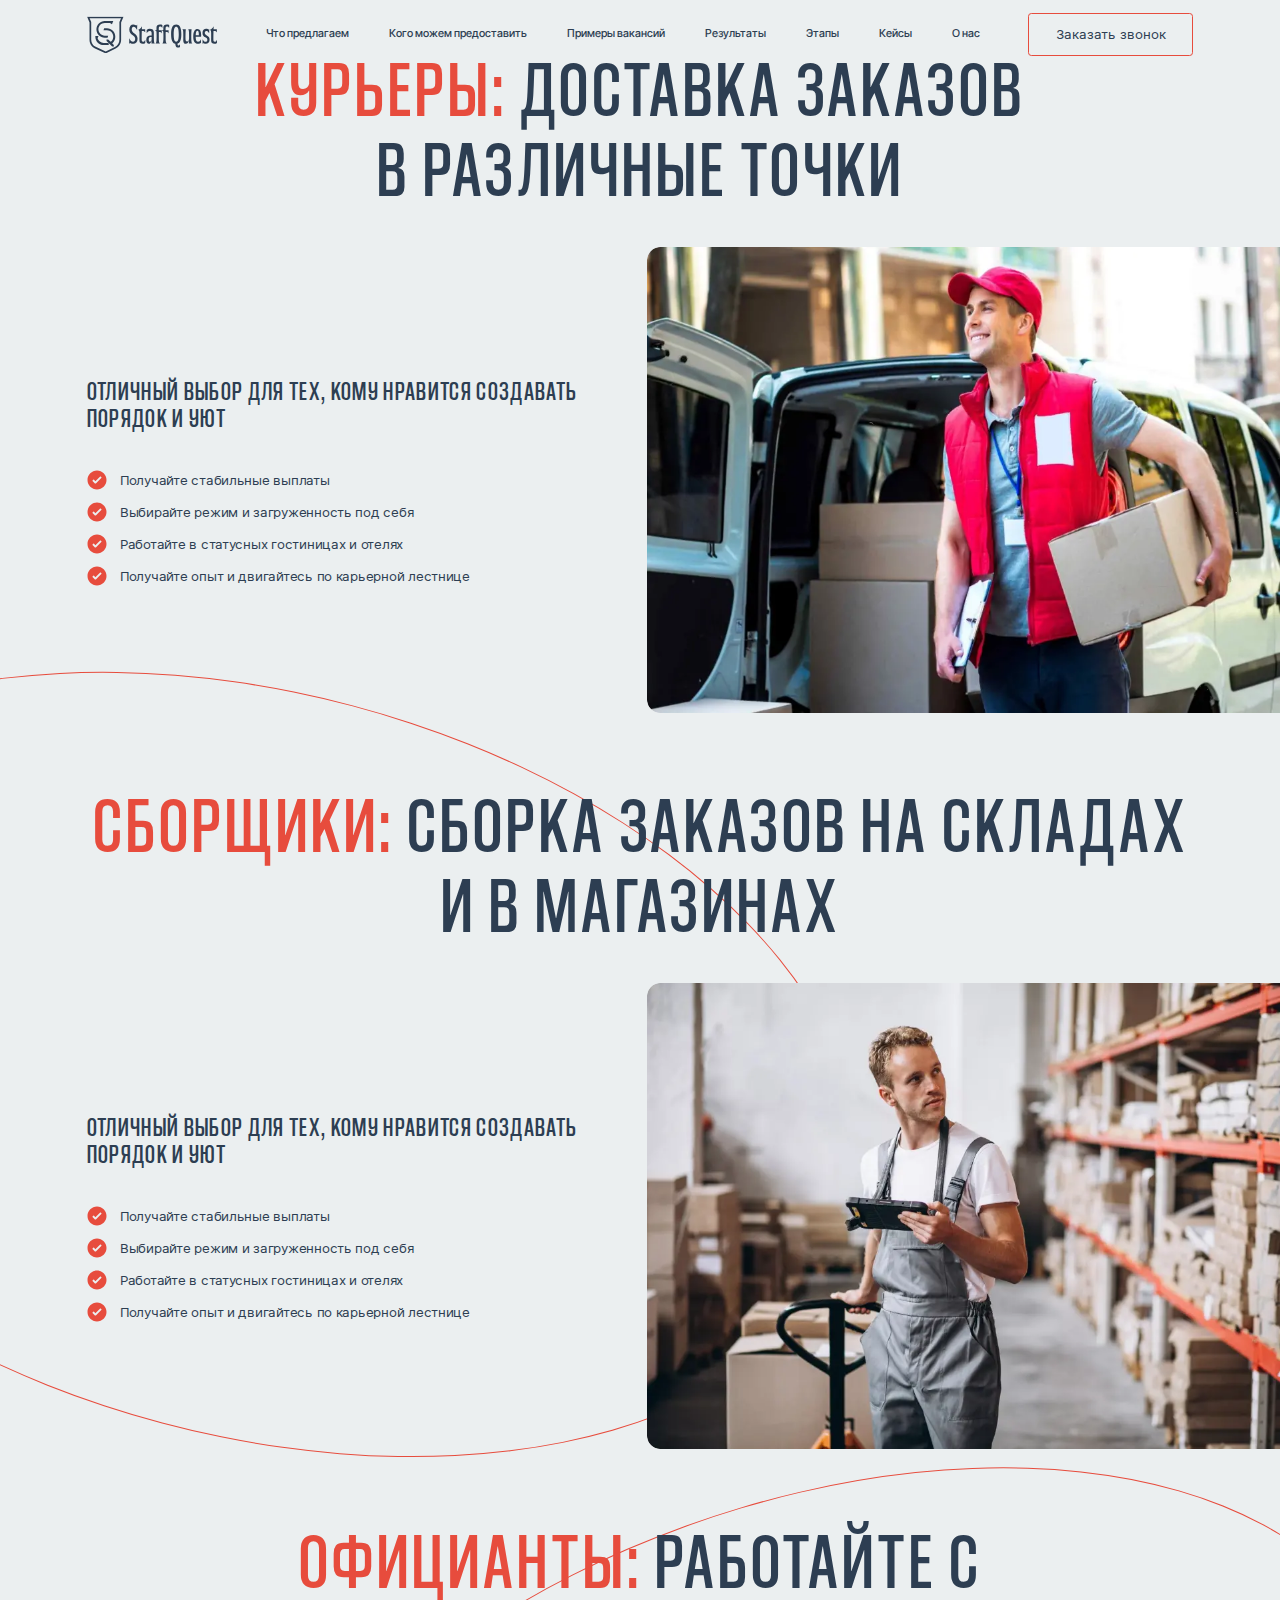
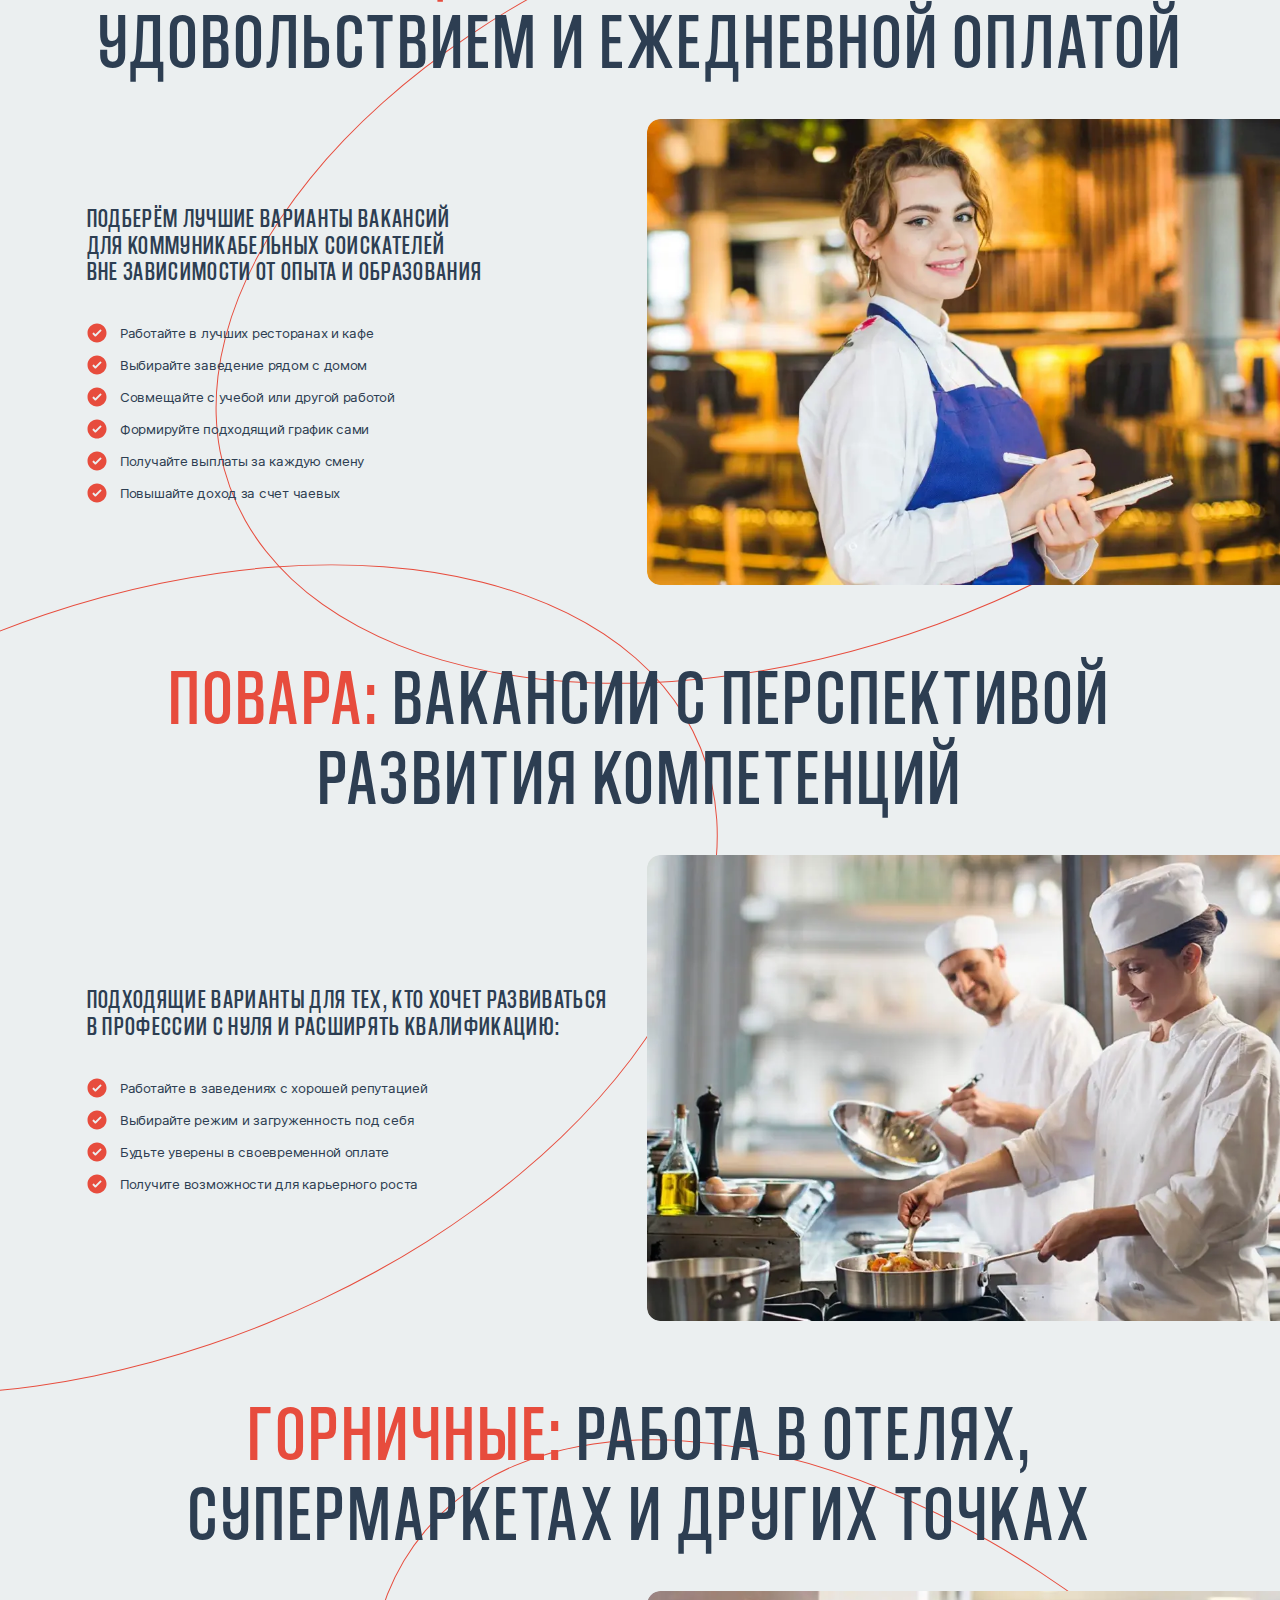
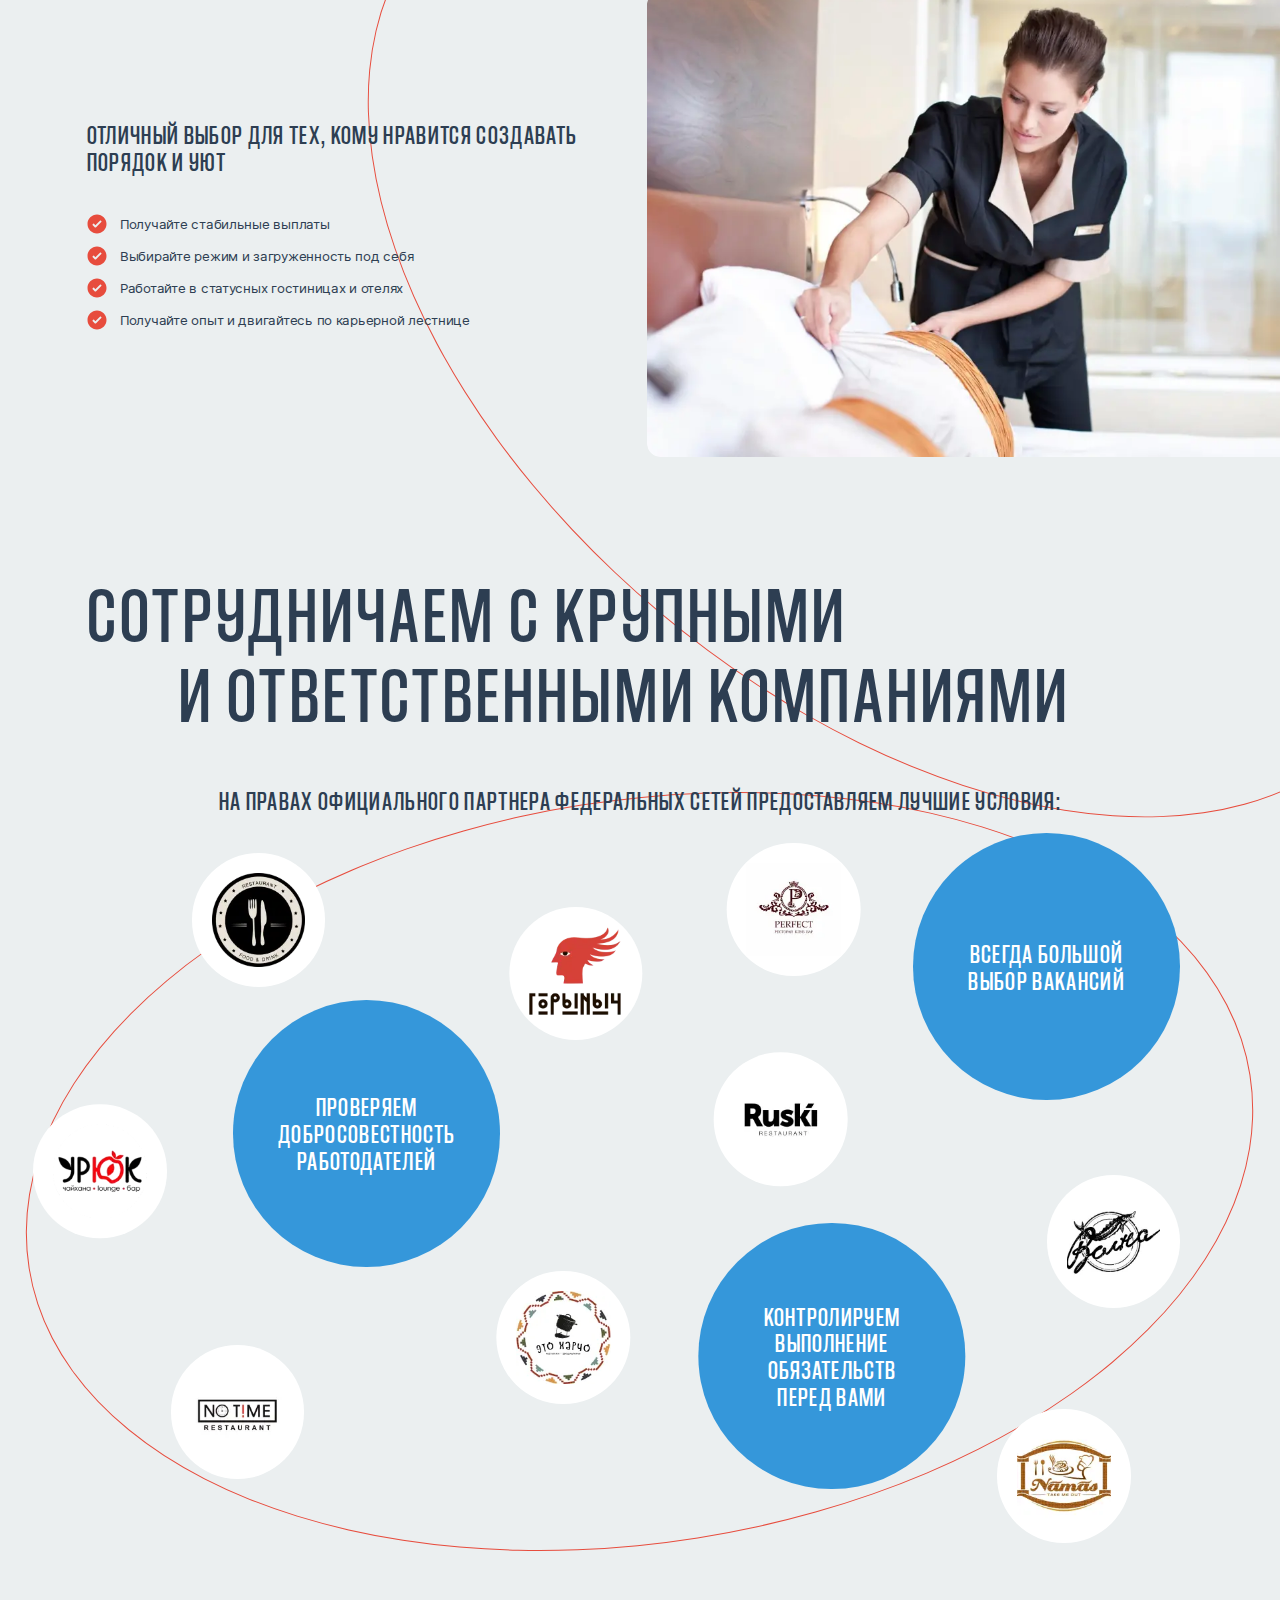
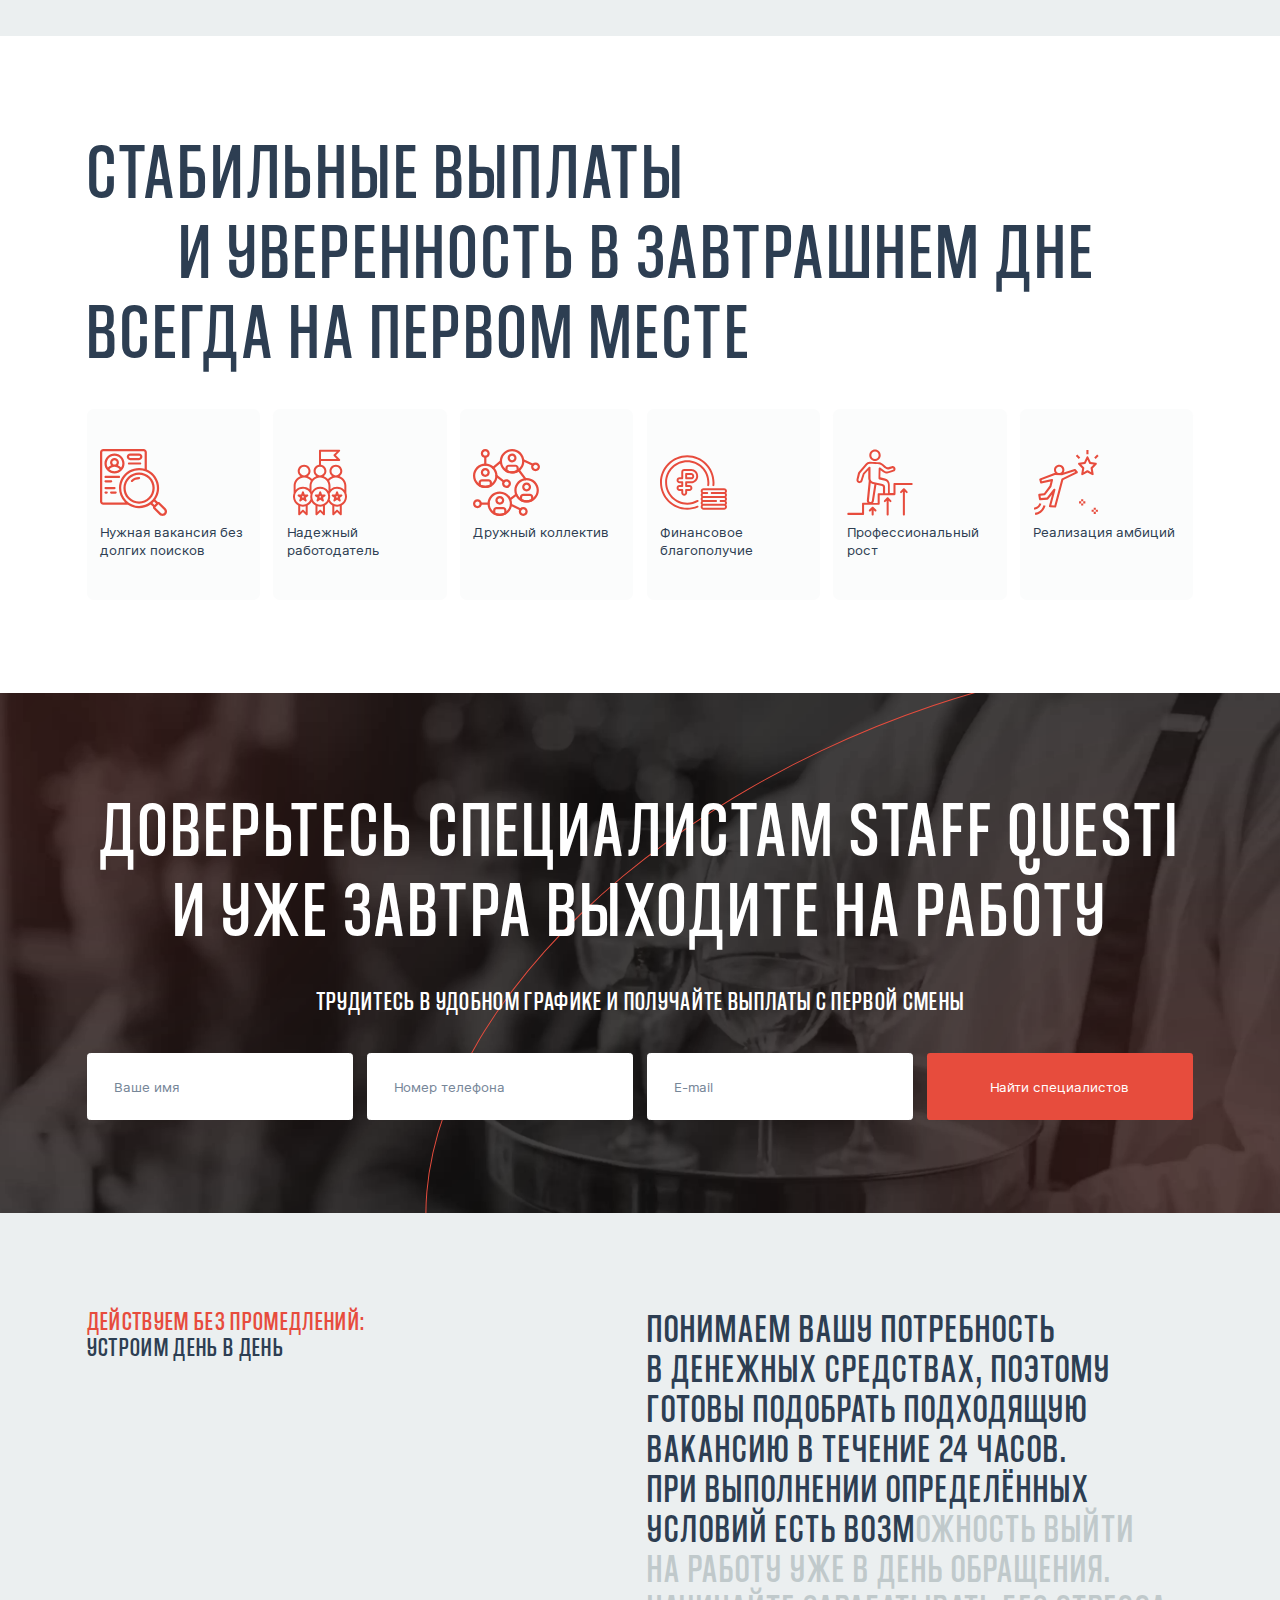
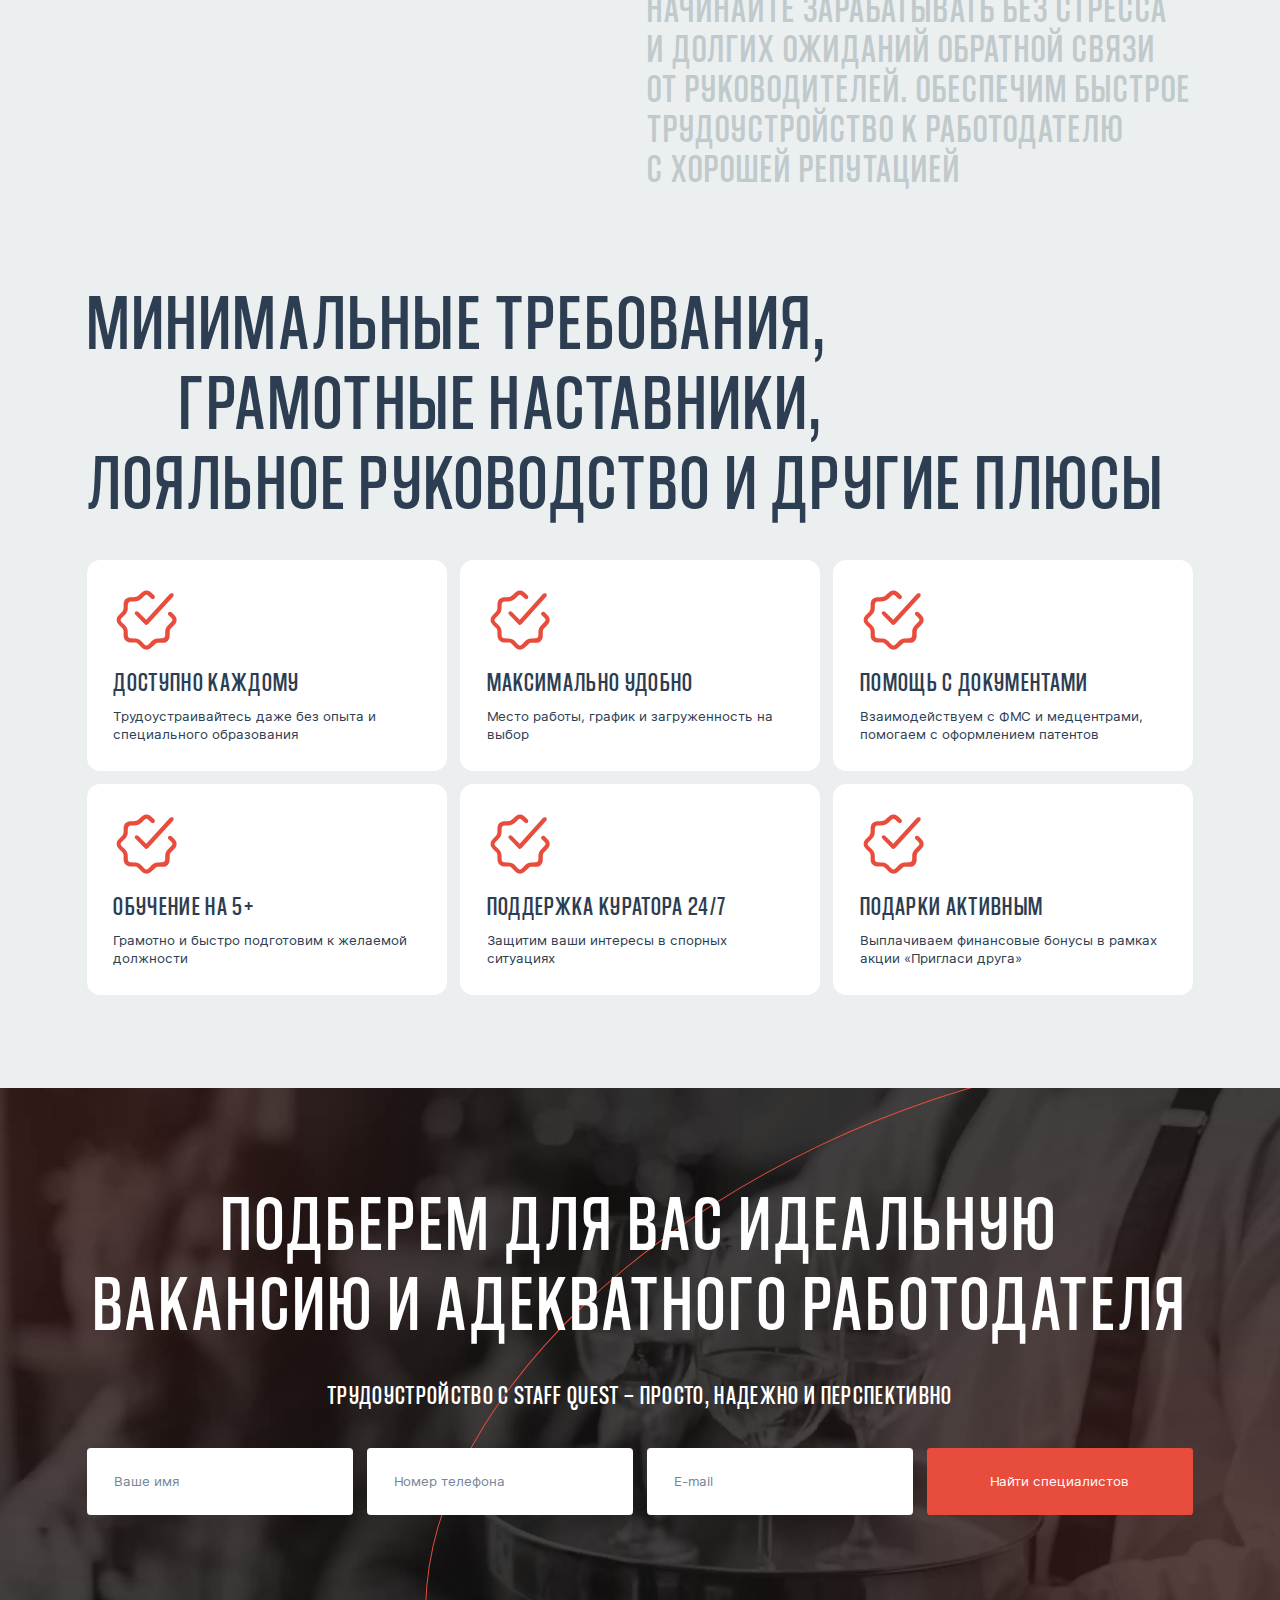
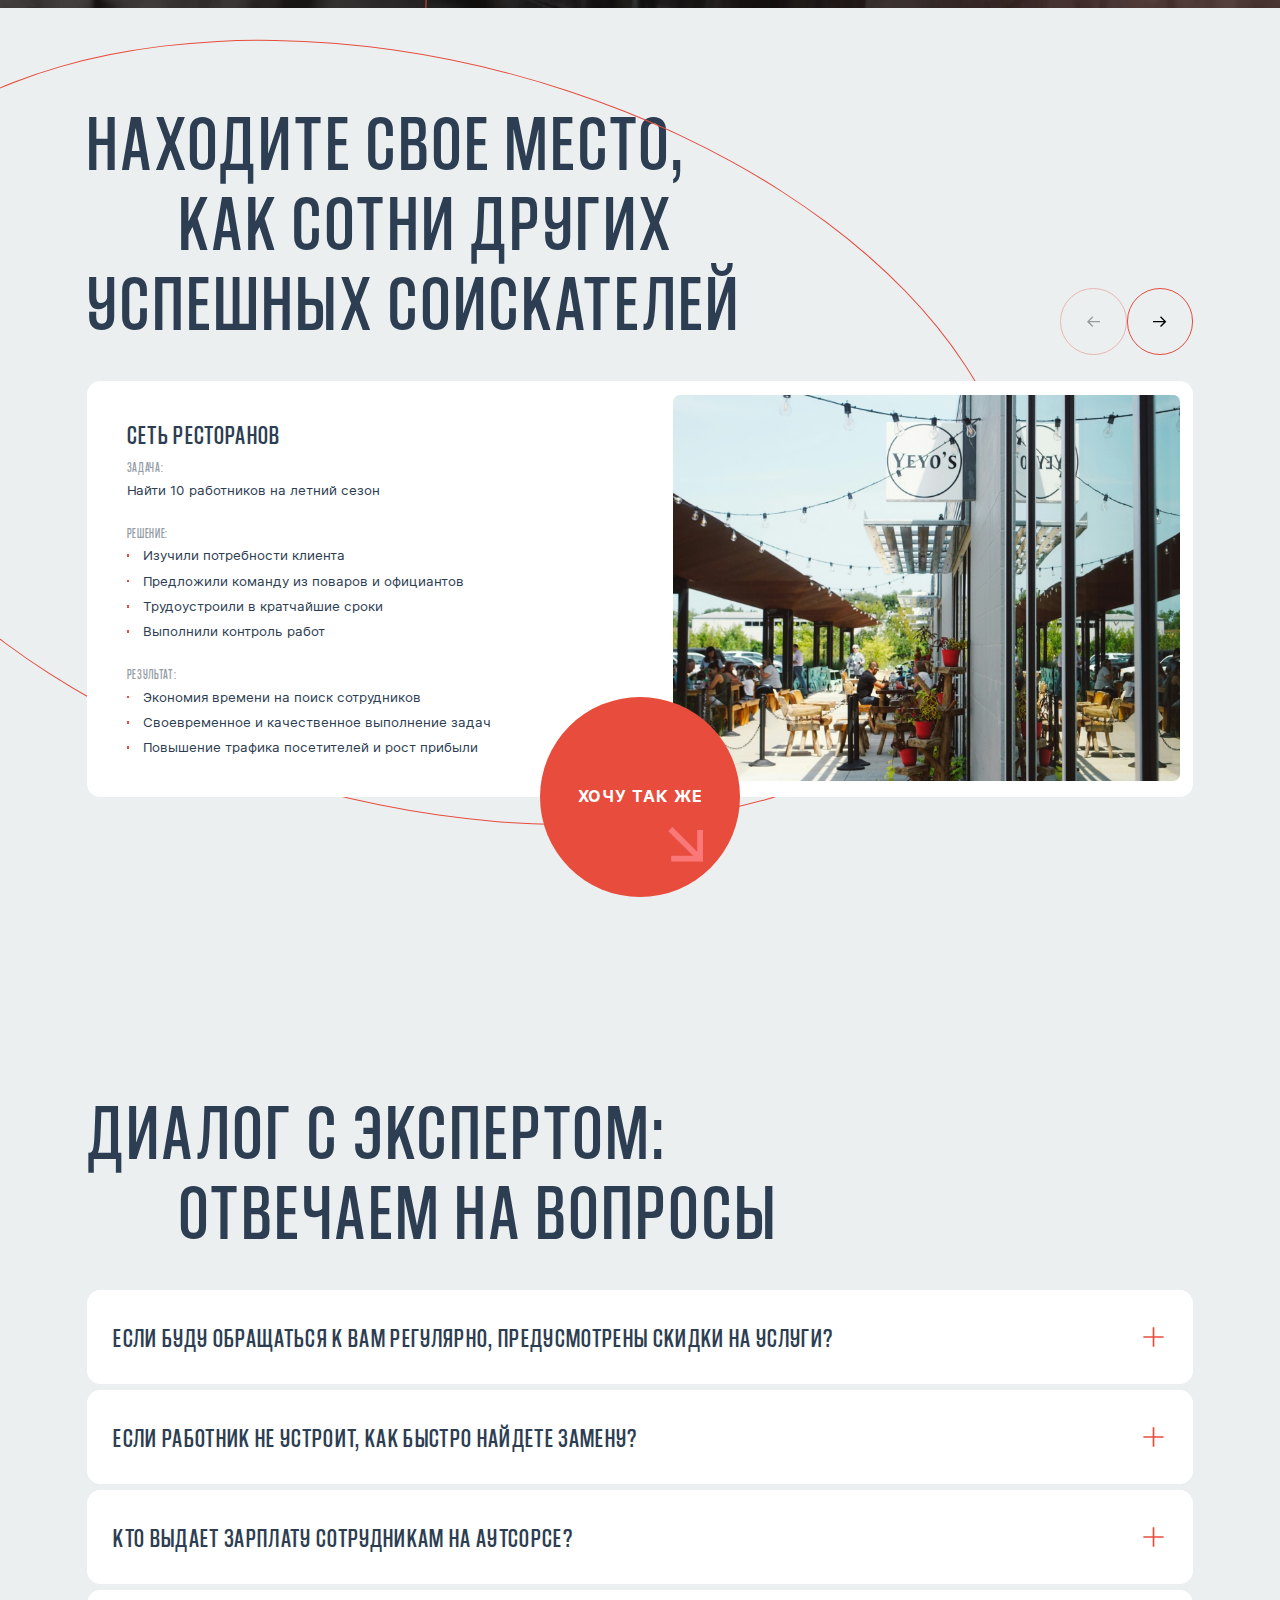
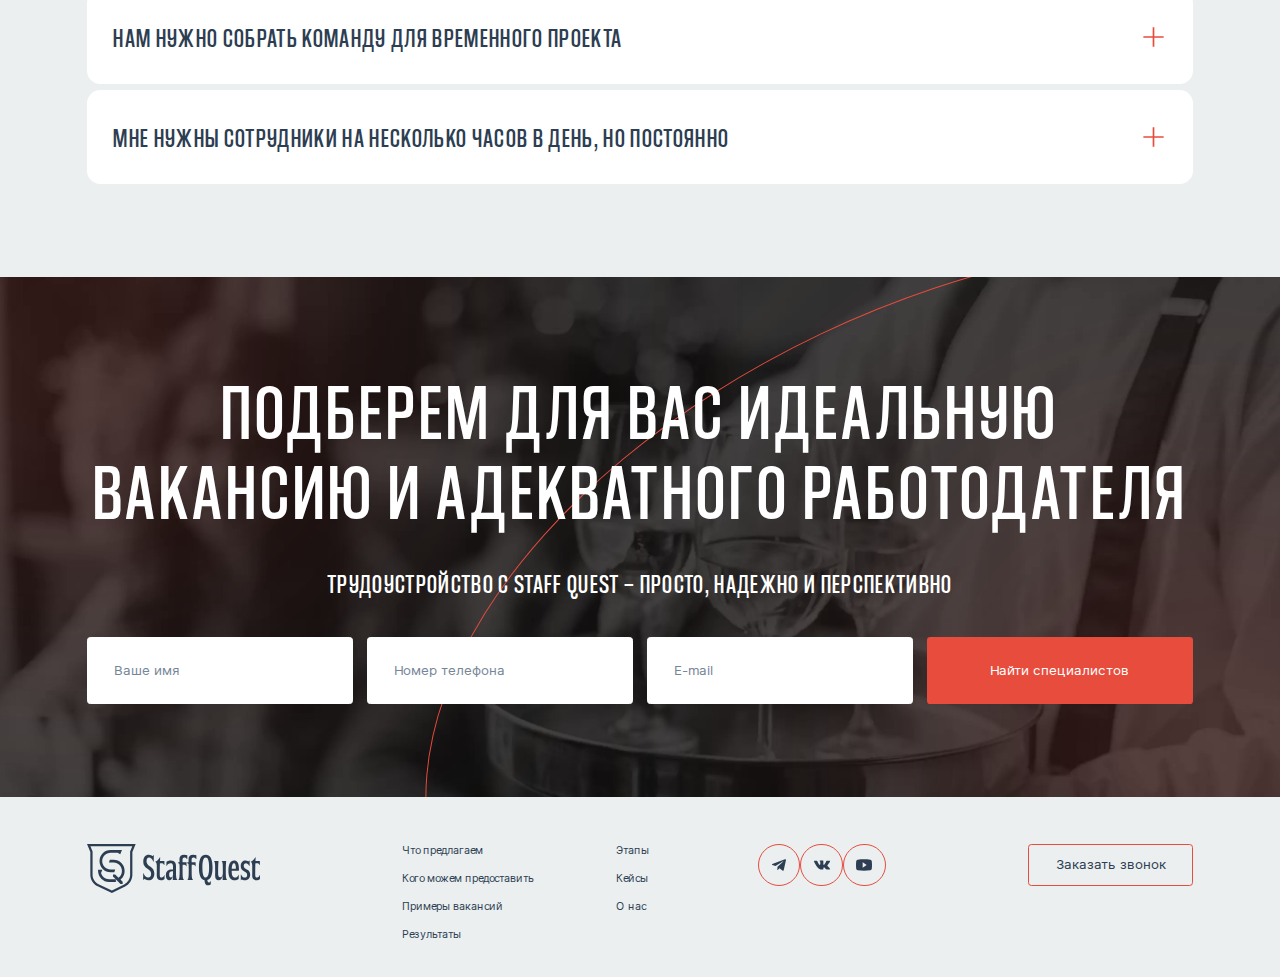
<file: index2.html>
<!DOCTYPE html>
<html lang="ru">

<head>
    <meta charset="UTF-8">
    <meta name="viewport" content="width=device-width, initial-scale=1.0">
    <meta name="description" content="">
    <meta name="keywords" content="">
    <meta name="color-scheme" content="light only">
    <link rel="stylesheet" href="css/swiper-bundle.min.css">
    <link rel="stylesheet" href="css/style.min.css">
    <link rel="icon" href="img/favicon.svg" type="image/svg+xml">
    <title>Главная</title>
</head>

<body class="m-page">
    <div class="wrapper">
        <header class="header">
            <div class="container">
                <div class="header__inner">
                    <a href="" class="header__logo">
                        <img src="img/logo.svg" alt="">
                    </a>

                    <div class="menu">
                        <div class="menu__scroll _flex-between">
                            <nav class="nav">
                                <a href="" class="nav__link">Что предлагаем</a>
                                <a href="" class="nav__link">Кого можем предоставить</a>
                                <a href="" class="nav__link">Примеры вакансий</a>
                                <a href="" class="nav__link">Результаты</a>
                                <a href="" class="nav__link">Этапы</a>
                                <a href="" class="nav__link">Кейсы</a>
                                <a href="" class="nav__link">О нас</a>
                            </nav>

                            <a href="" class="header__btn m-btn m-btn-red-outline">
                                <span>Заказать звонок</span>
                            </a>
                        </div>
                    </div>

                    <button class="burger">
                        <img src="img/burger.svg" alt="" class="_view1">
                        <img src="img/burger2.svg" alt="" class="_view2">
                    </button>
                </div>
            </div>

        </header>
        <main class="content">

            <div class="vacancy m-section--gray">
                <div class="vacancy__inner">
                    <div class="container">
                        <div class="vacancy__title h2"><span>Курьеры:</span> Доставка заказов в различные точки</div>
                    </div>
                    <div class="vacancy__wrap">
                        <div class="vacancy__desc">
                            <div class="vacancy__subtitle h4">Отличный выбор для тех, кому нравится создавать порядок и уют</div>
                            <ul class="m-list">
                                <li>Получайте стабильные выплаты</li>
                                <li>Выбирайте режим и загруженность под себя</li>
                                <li>Работайте в статусных гостиницах и отелях</li>
                                <li>Получайте опыт и двигайтесь по карьерной лестнице</li>
                            </ul>
                        </div>
                        <div class="vacancy__img">
                            <img src="img/vacancy-img.webp" alt="">
                        </div>
                    </div>
                </div>
            </div>

            <div class="vacancy m-section--gray">
                <div class="vacancy__inner">
                    <div class="container">
                        <div class="vacancy__title h2"><span>сборщики:</span> Сборка заказов на складах и в магазинах</div>
                    </div>
                    <div class="vacancy__wrap">
                        <div class="vacancy__desc">
                            <div class="vacancy__subtitle h4">Отличный выбор для тех, кому нравится создавать порядок и уют</div>
                            <ul class="m-list">
                                <li>Получайте стабильные выплаты</li>
                                <li>Выбирайте режим и загруженность под себя</li>
                                <li>Работайте в статусных гостиницах и отелях</li>
                                <li>Получайте опыт и двигайтесь по карьерной лестнице</li>
                            </ul>
                        </div>
                        <div class="vacancy__img">
                            <img src="img/vacancy-img2.webp" alt="">
                        </div>
                    </div>
                </div>
                <span class="_outline-round _outline-round2"></span>
            </div>

            <div class="vacancy m-section--gray">
                <div class="vacancy__inner">
                    <div class="container">
                        <div class="vacancy__title h2"><span>Официанты:</span> Работайте с удовольствием и ежедневной оплатой</div>
                    </div>
                    <div class="vacancy__wrap">
                        <div class="vacancy__desc">
                            <div class="vacancy__subtitle h4">Подберём лучшие варианты вакансий для коммуникабельных соискателей вне зависимости от опыта и образования</div>
                            <ul class="m-list">
                                <li>Работайте в лучших ресторанах и кафе</li>
                                <li>Выбирайте заведение рядом с домом</li>
                                <li>Совмещайте с учебой или другой работой</li>
                                <li>Формируйте подходящий график сами</li>
                                <li>Получайте выплаты за каждую смену</li>
                                <li>Повышайте доход за счет чаевых</li>
                            </ul>
                        </div>
                        <div class="vacancy__img">
                            <img src="img/vacancy-img3.webp" alt="">
                        </div>
                    </div>
                </div>
                <span class="_outline-round _outline-round3"></span>
            </div>

            <div class="vacancy m-section--gray">
                <div class="vacancy__inner">
                    <div class="container">
                        <div class="vacancy__title h2"><span>Повара:</span> вакансии с перспективой развития компетенций</div>
                    </div>
                    <div class="vacancy__wrap">
                        <div class="vacancy__desc">
                            <div class="vacancy__subtitle h4">Подходящие варианты для тех, кто хочет развиваться в профессии с нуля и расширять квалификацию:</div>
                            <ul class="m-list">
                                <li>Работайте в заведениях с хорошей репутацией</li>
                                <li>Выбирайте режим и загруженность под себя</li>
                                <li>Будьте уверены в своевременной оплате</li>
                                <li>Получите возможности для карьерного роста</li>
                            </ul>
                        </div>
                        <div class="vacancy__img">
                            <img src="img/vacancy-img4.webp" alt="">
                        </div>
                    </div>
                </div>
                <span class="_outline-round _outline-round4"></span>
            </div>

            <div class="vacancy m-section--gray">
                <div class="vacancy__inner">
                    <div class="container">
                        <div class="vacancy__title h2"><span>Горничные:</span> работа в отелях, супермаркетах и других точках</div>
                    </div>
                    <div class="vacancy__wrap">
                        <div class="vacancy__desc">
                            <div class="vacancy__subtitle h4">Отличный выбор для тех, кому нравится создавать порядок и уют</div>
                            <ul class="m-list">
                                <li>Получайте стабильные выплаты</li>
                                <li>Выбирайте режим и загруженность под себя</li>
                                <li>Работайте в статусных гостиницах и отелях</li>
                                <li>Получайте опыт и двигайтесь по карьерной лестнице</li>
                            </ul>
                        </div>
                        <div class="vacancy__img">
                            <img src="img/vacancy-img5.webp" alt="">
                        </div>
                    </div>
                </div>
                <span class="_outline-round _outline-round5"></span>
            </div>

            <div class="partners m-section m-section--gray">
                <div class="container">
                    <div class="partners__inner">
                        <div class="partners__title h2">
                            <span class="h2__row">Сотрудничаем с крупными</span>
                            <span class="h2__row">и ответственными компаниями</span>
                        </div>
                        <div class="partners__subtitle">
                            <span class="h4">На правах официального партнера федеральных сетей предоставляем лучшие условия:</span>
                        </div>
                    </div>
                </div>
                <div class="partners__cards">
                    <div class="partner-card">
                        <img src="img/partner-card__img.webp" alt="">
                    </div>
                    <div class="partner-card">
                        <img src="img/partner-card__img2.webp" alt="">
                    </div>
                    <div class="partner-card">
                        <img src="img/partner-card__img3.webp" alt="">
                    </div>
                    <div class="partner-card partner-card--blue">
                        <div class="partner-card__text">
                            <span class="h4">Всегда большой выбор вакансий</span>
                        </div>
                    </div>
                    <div class="partner-card">
                        <img src="img/partner-card__img4.webp" alt="">
                    </div>
                    <div class="partner-card partner-card--blue">
                        <div class="partner-card__text">
                            <span class="h4">Проверяем добросовестность работодателей</span>
                        </div>
                    </div>
                    <div class="partner-card">
                        <img src="img/partner-card__img5.webp" alt="">
                    </div>
                    <div class="partner-card">
                        <img src="img/partner-card__img6.webp" alt="">
                    </div>
                    <div class="partner-card">
                        <img src="img/partner-card__img7.webp" alt="">
                    </div>
                    <div class="partner-card partner-card--blue">
                        <div class="partner-card__text">
                            <span class="h4">Контролируем выполнение обязательств перед вами</span>
                        </div>
                    </div>
                    <div class="partner-card">
                        <img src="img/partner-card__img8.webp" alt="">
                    </div>
                    <div class="partner-card">
                        <img src="img/partner-card__img9.webp" alt="">
                    </div>
                    <span class="_outline-round"></span>
                </div>
            </div>

            <div class="advantages2 m-section">
                <div class="container">
                    <div class="advantages2__inner">
                        <div class="advantages2__title h2">
                            <span class="h2__row">Стабильные выплаты</span>
                            <span class="h2__row">и уверенность в завтрашнем дне</span>
                            <span class="h2__row">всегда на первом месте</span>
                        </div>
                        <div class="advantages2__cards">
                            <div class="advantage2-card">
                                <div class="advantage2-card__icon">
                                    <img src="img/advantage2-card__icon.svg" alt="">
                                </div>
                                <div class="advantage2-card__text">
                                    <p class="text20 text16-tablet">Нужная вакансия без долгих поисков</p>
                                </div>
                            </div>
                            <div class="advantage2-card">
                                <div class="advantage2-card__icon">
                                    <img src="img/advantage2-card__icon2.svg" alt="">
                                </div>
                                <div class="advantage2-card__text">
                                    <p class="text20 text16-tablet">Надежный работодатель</p>
                                </div>
                            </div>
                            <div class="advantage2-card">
                                <div class="advantage2-card__icon">
                                    <img src="img/advantage2-card__icon3.svg" alt="">
                                </div>
                                <div class="advantage2-card__text">
                                    <p class="text20 text16-tablet">Дружный коллектив</p>
                                </div>
                            </div>
                            <div class="advantage2-card">
                                <div class="advantage2-card__icon">
                                    <img src="img/advantage2-card__icon4.svg" alt="">
                                </div>
                                <div class="advantage2-card__text">
                                    <p class="text20 text16-tablet">Финансовое благополучие</p>
                                </div>
                            </div>
                            <div class="advantage2-card">
                                <div class="advantage2-card__icon">
                                    <img src="img/advantage2-card__icon5.svg" alt="">
                                </div>
                                <div class="advantage2-card__text">
                                    <p class="text20 text16-tablet">Профессиональный рост</p>
                                </div>
                            </div>
                            <div class="advantage2-card">
                                <div class="advantage2-card__icon">
                                    <img src="img/advantage2-card__icon6.svg" alt="">
                                </div>
                                <div class="advantage2-card__text">
                                    <p class="text20 text16-tablet">Реализация амбиций</p>
                                </div>
                            </div>
                        </div>
                    </div>
                </div>
            </div>

            <div class="consult m-section">
                <img src="img/consult-bg3.webp" alt="" class="consult__bg">
                <span class="consult__round _round"></span>
                <span class="consult__round2 _round"></span>
                <span class="consult__round3 _outline-round"></span>
                <div class="container">
                    <div class="consult__top">
                        <div class="h2 text-center">
                            Доверьтесь специалистам Staff QuestI и уже завтра выходите на работу
                        </div>
                    </div>
                    <div class="consult__subtitle _mt60 text-center">
                        <div class="h4">
                            Трудитесь в удобном графике и получайте выплаты с первой смены
                        </div>
                    </div>

                    <form class="consult-form grid grid4 grid-tablet2 grid-mob _mt60">
                        <div class="fg">
                            <input type="text" placeholder="Ваше имя">
                        </div>
                        <div class="fg">
                            <input type="tel" placeholder="Номер телефона">
                        </div>
                        <div class="fg">
                            <input type="email" placeholder="E-mail">
                        </div>
                        <button class="consult-form__btn m-btn m-btn-big m-btn-red">
                            <span>Найти специалистов</span>
                        </button>
                    </form>
                </div>
            </div>

            <div class="info m-section m-section--gray">
                <div class="container">
                    <div class="info__inner">
                        <div class="info__title h4">
                            <span>Действуем без промедлений:</span>
                            устроим день в день
                        </div>
                        <div class="info__text">
                            <p class="h3">Понимаем вашу потребность в денежных средствах, поэтому готовы подобрать подходящую вакансию в течение 24 часов. При выполнении определённых условий есть возм<span>ожность выйти на работу уже в день обращения. Начинайте зарабатывать без стресса и долгих ожиданий обратной связи от руководителей. Обеспечим быстрое трудоустройство к работодателю с хорошей репутацией</span></p>
                        </div>
                    </div>
                </div>
            </div>

            <section class="advantages3 m-section m-section--gray">
                <div class="container">
                    <div class="advantages3__inner">
                        <div class="advantages3__title h2">
                            <span class="h2__row">Минимальные требования,</span>
                            <span class="h2__row">грамотные наставники,</span>
                            <span class="h2__row">лояльное руководство и другие плюсы</span>
                        </div>
                        <div class="advantages3__cards">
                            <div class="advantage3-card">
                                <div class="advantage3-card__icon">
                                    <img src="img/advantage3-card__icon.svg" alt="">
                                </div>
                                <div class="advantage3-card__title">
                                    <span class="h4">Доступно каждому</span>
                                </div>
                                <div class="advantage3-card__text">
                                    <p class="text20 text16-tablet">Трудоустраивайтесь даже без опыта и специального образования</p>
                                </div>
                            </div>
                            <div class="advantage3-card">
                                <div class="advantage3-card__icon">
                                    <img src="img/advantage3-card__icon.svg" alt="">
                                </div>
                                <div class="advantage3-card__title">
                                    <span class="h4">Максимально удобно</span>
                                </div>
                                <div class="advantage3-card__text">
                                    <p class="text20 text16-tablet">Место работы, график и загруженность на выбор</p>
                                </div>
                            </div>
                            <div class="advantage3-card">
                                <div class="advantage3-card__icon">
                                    <img src="img/advantage3-card__icon.svg" alt="">
                                </div>
                                <div class="advantage3-card__title">
                                    <span class="h4">Помощь с документами</span>
                                </div>
                                <div class="advantage3-card__text">
                                    <p class="text20 text16-tablet">Взаимодействуем с ФМС и медцентрами, помогаем с оформлением патентов</p>
                                </div>
                            </div>
                            <div class="advantage3-card">
                                <div class="advantage3-card__icon">
                                    <img src="img/advantage3-card__icon.svg" alt="">
                                </div>
                                <div class="advantage3-card__title">
                                    <span class="h4">Обучение на 5+</span>
                                </div>
                                <div class="advantage3-card__text">
                                    <p class="text20 text16-tablet">Грамотно и быстро подготовим к желаемой должности</p>
                                </div>
                            </div>
                            <div class="advantage3-card">
                                <div class="advantage3-card__icon">
                                    <img src="img/advantage3-card__icon.svg" alt="">
                                </div>
                                <div class="advantage3-card__title">
                                    <span class="h4">Поддержка куратора 24/7</span>
                                </div>
                                <div class="advantage3-card__text">
                                    <p class="text20 text16-tablet">Защитим ваши интересы в спорных ситуациях</p>
                                </div>
                            </div>
                            <div class="advantage3-card">
                                <div class="advantage3-card__icon">
                                    <img src="img/advantage3-card__icon.svg" alt="">
                                </div>
                                <div class="advantage3-card__title">
                                    <span class="h4">Подарки активным</span>
                                </div>
                                <div class="advantage3-card__text">
                                    <p class="text20 text16-tablet">Выплачиваем финансовые бонусы в рамках акции «Пригласи друга»</p>
                                </div>
                            </div>
                        </div>
                    </div>
                </div>
            </section>

            <div class="consult m-section">
                <img src="img/consult-bg3.webp" alt="" class="consult__bg">
                <span class="consult__round _round"></span>
                <span class="consult__round2 _round"></span>
                <span class="consult__round3 _outline-round"></span>
                <div class="container">
                    <div class="consult__top">
                        <div class="h2 text-center">
                            Подберем для вас идеальную вакансию и адекватного работодателя
                        </div>
                    </div>
                    <div class="consult__subtitle _mt60 text-center">
                        <div class="h4">
                            Трудоустройство с Staff Quest — просто, надежно и перспективно
                        </div>
                    </div>

                    <form class="consult-form grid grid4 grid-tablet2 grid-mob _mt60">
                        <div class="fg">
                            <input type="text" placeholder="Ваше имя">
                        </div>
                        <div class="fg">
                            <input type="tel" placeholder="Номер телефона">
                        </div>
                        <div class="fg">
                            <input type="email" placeholder="E-mail">
                        </div>
                        <button class="consult-form__btn m-btn m-btn-big m-btn-red">
                            <span>Найти специалистов</span>
                        </button>
                    </form>
                </div>
            </div>

            <div class="business business2 m-section m-section--gray">
                <span class="_outline-round"></span>
                <div class="container">
                    <div class="business__inner">
                        <div class="h2">
                            <span class="h2__row">Находите свое место,</span> <span class="h2__row">как сотни других</span> <span class="h2__row">успешных соискателей</span>
                        </div>
                        <div class="business-slider slider _mt60">
                            <div class="business-slider__wrap">
                                <div class="swiper-container">
                                    <div class="swiper-wrapper">
                                        <div class="swiper-slide">
                                            <div class="business-card">
                                                <div class="business-card__col">
                                                    <div class="h4">
                                                        сеть ресторанов
                                                    </div>
                                                    <div class="text">
                                                        <h6>Задача:</h6>
                                                        <p>Найти 10 работников на летний сезон</p>

                                                        <hr>

                                                        <h6>Решение:</h6>
                                                        <ul>
                                                            <li>Изучили потребности клиента</li>
                                                            <li>Предложили команду из поваров и официантов</li>
                                                            <li>Трудоустроили в кратчайшие сроки</li>
                                                            <li>Выполнили контроль работ</li>
                                                        </ul>

                                                        <hr>

                                                        <h6>Результат: </h6>
                                                        <ul>
                                                            <li>Экономия времени на поиск сотрудников</li>
                                                            <li>Своевременное и качественное выполнение задач</li>
                                                            <li>Повышение трафика посетителей и рост прибыли</li>
                                                        </ul>
                                                    </div>
                                                </div>
                                                <div class="business-card__col2">
                                                    <div class="business-card__img">
                                                        <img src="img/business.jpg" alt="">
                                                    </div>
                                                </div>
                                            </div>
                                        </div>
                                        <div class="swiper-slide">
                                            <div class="business-card">
                                                <div class="business-card__col">
                                                    <div class="h4">
                                                        сеть ресторанов
                                                    </div>
                                                    <div class="text">
                                                        <h6>Задача:</h6>
                                                        <p>Найти 10 работников на летний сезон</p>

                                                        <hr>

                                                        <h6>Решение:</h6>
                                                        <ul>
                                                            <li>Изучили потребности клиента</li>
                                                            <li>Предложили команду из поваров и официантов</li>
                                                            <li>Трудоустроили в кратчайшие сроки</li>
                                                            <li>Выполнили контроль работ</li>
                                                        </ul>

                                                        <hr>

                                                        <h6>Результат: </h6>
                                                        <ul>
                                                            <li>Экономия времени на поиск сотрудников</li>
                                                            <li>Своевременное и качественное выполнение задач</li>
                                                            <li>Повышение трафика посетителей и рост прибыли</li>
                                                        </ul>
                                                    </div>
                                                </div>
                                                <div class="business-card__col2">
                                                    <div class="business-card__img">
                                                        <img src="img/business.jpg" alt="">
                                                    </div>
                                                </div>
                                            </div>
                                        </div>
                                    </div>
                                </div>
                            </div>
                            <div class="swiper-nav">
                                <div class="swiper-button m-btn m-btn-red-outline swiper-button-prev">
                                    <svg xmlns="http://www.w3.org/2000/svg" width="20" height="20" viewBox="0 0 20 20" fill="none">
                                        <path d="M8 2L9.4 3.4L3.8 9H20V11H3.8L9.4 16.6L8 18L0 10L8 2Z" fill="black" />
                                    </svg>
                                </div>
                                <div class="swiper-button m-btn m-btn-red-outline swiper-button-next">
                                    <svg xmlns="http://www.w3.org/2000/svg" width="20" height="20" viewBox="0 0 20 20" fill="none">
                                        <path d="M12 2L10.6 3.4L16.2 9H0V11H16.2L10.6 16.6L12 18L20 10L12 2Z" fill="black" />
                                    </svg>
                                </div>
                            </div>

                            <a href="" class="round-btn m-btn m-btn-red">
                                <span>Хочу так же</span>
                                <svg xmlns="http://www.w3.org/2000/svg" width="104" height="103" viewBox="0 0 104 103" fill="none">
                                    <path d="M63.206 68.6836L25.909 31.7452L32.0363 25.6768L69.3333 62.6108L69.3333 30.0586L78 30.0586L78 77.2669L30.3333 77.2669L30.3333 68.6835L63.206 68.6836Z" fill="#FA7878" />
                                </svg>
                            </a>
                        </div>
                    </div>
                </div>
            </div>

            <div class="faq m-section m-section--gray">
                <div class="container">
                    <div class="h2">
                        <span class="h2__row">Диалог с экспертом: </span>
                        <span class="h2__row">отвечаем на вопросы</span>
                    </div>
                    <div class="faq__items _mt60">
                        <div class="qa-card">
                            <div class="qa-card__show">
                                <div class="qa-card__title h4">
                                    Если буду обращаться к вам регулярно, предусмотрены скидки на услуги?
                                </div>
                                <div class="qa-card__btn">
                                    <img src="img/plus.svg" alt="">
                                </div>
                            </div>
                            <div class="qa-card__hidden">
                                <div class="text">
                                    <p>Да, для постоянных заказчиков действуют специальные цены и выгодные условия</p>
                                </div>
                            </div>
                        </div>

                        <div class="qa-card">
                            <div class="qa-card__show">
                                <div class="qa-card__title h4">
                                    Если работник не устроит, как быстро найдете замену?
                                </div>
                                <div class="qa-card__btn">
                                    <img src="img/plus.svg" alt="">
                                </div>
                            </div>
                            <div class="qa-card__hidden">
                                <div class="text">
                                    <p>Да, для постоянных заказчиков действуют специальные цены и выгодные условия</p>
                                </div>
                            </div>
                        </div>

                        <div class="qa-card">
                            <div class="qa-card__show">
                                <div class="qa-card__title h4">
                                    Кто выдает зарплату сотрудникам на аутсорсе?
                                </div>
                                <div class="qa-card__btn">
                                    <img src="img/plus.svg" alt="">
                                </div>
                            </div>
                            <div class="qa-card__hidden">
                                <div class="text">
                                    <p>Да, для постоянных заказчиков действуют специальные цены и выгодные условия</p>
                                </div>
                            </div>
                        </div>

                        <div class="qa-card">
                            <div class="qa-card__show">
                                <div class="qa-card__title h4">
                                    Нам нужно собрать команду для временного проекта
                                </div>
                                <div class="qa-card__btn">
                                    <img src="img/plus.svg" alt="">
                                </div>
                            </div>
                            <div class="qa-card__hidden">
                                <div class="text">
                                    <p>Да, для постоянных заказчиков действуют специальные цены и выгодные условия</p>
                                </div>
                            </div>
                        </div>

                        <div class="qa-card">
                            <div class="qa-card__show">
                                <div class="qa-card__title h4">
                                    Мне нужны сотрудники на несколько часов в день, но постоянно
                                </div>
                                <div class="qa-card__btn">
                                    <img src="img/plus.svg" alt="">
                                </div>
                            </div>
                            <div class="qa-card__hidden">
                                <div class="text">
                                    <p>Да, для постоянных заказчиков действуют специальные цены и выгодные условия</p>
                                </div>
                            </div>
                        </div>

                    </div>
                </div>
            </div>

            <div class="consult m-section">
                <img src="img/consult-bg3.webp" alt="" class="consult__bg">
                <span class="consult__round _round"></span>
                <span class="consult__round2 _round"></span>
                <span class="consult__round3 _outline-round"></span>
                <div class="container">
                    <div class="consult__top">
                        <div class="h2 text-center">
                            Подберем для вас идеальную вакансию и адекватного работодателя
                        </div>
                    </div>
                    <div class="consult__subtitle _mt60 text-center">
                        <div class="h4">
                            Трудоустройство с Staff Quest — просто, надежно и перспективно
                        </div>
                    </div>

                    <form class="consult-form grid grid4 grid-tablet2 grid-mob _mt60">
                        <div class="fg">
                            <input type="text" placeholder="Ваше имя">
                        </div>
                        <div class="fg">
                            <input type="tel" placeholder="Номер телефона">
                        </div>
                        <div class="fg">
                            <input type="email" placeholder="E-mail">
                        </div>
                        <button class="consult-form__btn m-btn m-btn-big m-btn-red">
                            <span>Найти специалистов</span>
                        </button>
                    </form>
                </div>
            </div>

        </main>
        <footer class="footer">
            <div class="container">
                <div class="footer__inner">
                    <div class="footer__col">
                        <a href="" class="footer__logo">
                            <img src="img/logo.svg" alt="">
                        </a>
                    </div>
                    <div class="footer__col2">
                        <div class="footer-nav">
                            <ul>
                                <li><a href="">Что предлагаем</a></li>
                                <li><a href="">Кого можем предоставить</a></li>
                                <li><a href="">Примеры вакансий</a></li>
                                <li><a href="">Результаты</a></li>
                                <li><a href="">Этапы</a></li>
                                <li><a href="">Кейсы</a></li>
                                <li><a href="">О нас</a></li>
                            </ul>
                        </div>
                    </div>
                    <div class="footer__col">
                        <div class="socials">
                            <a href="" class="socials__item m-btn-red-outline">
                                <svg xmlns="http://www.w3.org/2000/svg" width="24" height="24" viewBox="0 0 24 24" fill="none">
                                    <path d="M1.96269 11.8732L6.79269 13.5135L18.2609 6.50248C18.4274 6.40123 18.5977 6.62698 18.4544 6.75898L9.77244 14.7502L9.44994 19.224C9.44467 19.2989 9.46231 19.3737 9.50052 19.4384C9.53872 19.5031 9.59569 19.5546 9.66386 19.5862C9.73203 19.6177 9.80819 19.6278 9.88223 19.6151C9.95628 19.6024 10.0247 19.5675 10.0784 19.515L12.7514 16.8862L17.6384 20.5852C18.1649 20.9842 18.9277 20.703 19.0694 20.058L22.4722 4.60799C22.6664 3.72674 21.8024 2.98274 20.9602 3.30524L1.93869 10.5892C1.34169 10.818 1.35819 11.6677 1.96269 11.8732Z" fill="#2D3E52" />
                                </svg>
                            </a>
                            <a href="" class="socials__item m-btn-red-outline">
                                <svg xmlns="http://www.w3.org/2000/svg" width="24" height="24" viewBox="0 0 24 24" fill="none">
                                    <path d="M23.8728 17.5207C23.8437 17.458 23.8166 17.4061 23.7915 17.3645C23.3751 16.6145 22.5793 15.694 21.4047 14.6027L21.3799 14.5777L21.3675 14.5654L21.3549 14.5529H21.3423C20.8093 14.0447 20.4717 13.703 20.3303 13.5281C20.0716 13.1948 20.0137 12.8575 20.1551 12.5157C20.2549 12.2575 20.6301 11.7122 21.2797 10.879C21.6214 10.4374 21.892 10.0835 22.0918 9.81687C23.5331 7.90075 24.158 6.67632 23.9663 6.14311L23.8919 6.0185C23.8418 5.94349 23.7127 5.87486 23.5047 5.81227C23.2962 5.74982 23.0297 5.73949 22.7047 5.78111L19.106 5.80597C19.0477 5.78531 18.9645 5.78724 18.856 5.81227L18.6935 5.84987L18.6309 5.88116L18.5812 5.91876C18.5395 5.94362 18.4937 5.98734 18.4436 6.04984C18.3939 6.11212 18.3523 6.18521 18.319 6.2685C17.9272 7.2765 17.4817 8.21368 16.9818 9.08001C16.6735 9.59659 16.3904 10.0443 16.1319 10.4233C15.8737 10.8023 15.6571 11.0815 15.4823 11.2604C15.3073 11.4396 15.1493 11.5831 15.0074 11.6915C14.8657 11.8 14.7575 11.8458 14.6827 11.829C14.6076 11.8123 14.5369 11.7956 14.47 11.779C14.3534 11.704 14.2597 11.602 14.189 11.4728C14.118 11.3437 14.0702 11.1812 14.0452 10.9854C14.0204 10.7895 14.0057 10.621 14.0015 10.4794C13.9976 10.3379 13.9994 10.1377 14.0078 9.8795C14.0165 9.62114 14.0204 9.44634 14.0204 9.35469C14.0204 9.03808 14.0265 8.69446 14.0389 8.32376C14.0515 7.95305 14.0617 7.65933 14.0703 7.44295C14.0788 7.22634 14.0827 6.99718 14.0827 6.75558C14.0827 6.51399 14.068 6.32452 14.0389 6.18701C14.0099 6.04937 13.966 5.91528 13.9081 5.78711C13.8496 5.658 13.7641 5.55812 13.6519 5.48722C13.5395 5.4164 13.3997 5.3602 13.2333 5.31845C12.7917 5.21853 12.2295 5.16448 11.5462 5.15607C9.99683 5.13944 9.00126 5.23949 8.55974 5.4561C8.3848 5.54761 8.22649 5.67266 8.08495 5.83083C7.93496 6.01417 7.91404 6.11422 8.02232 6.13068C8.52223 6.20556 8.87613 6.3847 9.08442 6.66792L9.15948 6.818C9.21786 6.92628 9.27616 7.11798 9.3345 7.39283C9.39275 7.66769 9.43035 7.97174 9.44689 8.30481C9.48847 8.91304 9.48847 9.43369 9.44689 9.86681C9.40518 10.3001 9.36579 10.6374 9.3282 10.879C9.2906 11.1206 9.23441 11.3164 9.15948 11.4663C9.08442 11.6162 9.03448 11.7079 9.00944 11.7411C8.98445 11.7744 8.96362 11.7954 8.94708 11.8036C8.83942 11.8451 8.72501 11.8663 8.60963 11.8662C8.4929 11.8662 8.35136 11.8078 8.18478 11.6911C8.01825 11.5745 7.84542 11.4142 7.66628 11.2101C7.48714 11.0059 7.28511 10.7206 7.0601 10.3541C6.83527 9.98756 6.60199 9.5544 6.3604 9.05458L6.16052 8.6921C6.03556 8.45891 5.86487 8.11937 5.64827 7.67377C5.43153 7.22801 5.23996 6.79681 5.07343 6.38028C5.00686 6.20535 4.90685 6.07216 4.77358 5.98051L4.71104 5.94292C4.66946 5.90966 4.60272 5.87434 4.51116 5.8367C4.41871 5.79891 4.32229 5.77169 4.22374 5.75555L0.799886 5.78041C0.450013 5.78041 0.21262 5.85967 0.0876216 6.01798L0.0375959 6.09286C0.0126049 6.13457 0 6.20119 0 6.29288C0 6.38453 0.024991 6.49701 0.0750167 6.63019C0.574836 7.8049 1.11838 8.93781 1.70564 10.0291C2.29291 11.1204 2.80323 11.9994 3.23631 12.6655C3.66947 13.332 4.11099 13.9611 4.56087 14.5524C5.01076 15.1439 5.30855 15.523 5.45425 15.6895C5.60012 15.8563 5.7147 15.9811 5.79799 16.0644L6.11045 16.3642C6.31037 16.5642 6.60396 16.8037 6.99135 17.0827C7.37882 17.3619 7.80778 17.6367 8.27845 17.9077C8.7492 18.1782 9.29686 18.399 9.92172 18.5697C10.5465 18.7406 11.1546 18.8092 11.7461 18.7761H13.1832C13.4746 18.7509 13.6954 18.6593 13.8455 18.5011L13.8952 18.4385C13.9286 18.3888 13.9599 18.3115 13.9888 18.2076C14.0181 18.1035 14.0326 17.9887 14.0326 17.864C14.0241 17.5058 14.0513 17.183 14.1136 16.8957C14.1759 16.6084 14.2469 16.3918 14.3263 16.2459C14.4057 16.1002 14.4952 15.9772 14.5949 15.8775C14.6947 15.7775 14.7659 15.717 14.8077 15.6962C14.8491 15.6752 14.8823 15.661 14.9073 15.6525C15.1072 15.5858 15.3425 15.6504 15.6135 15.8463C15.8843 16.0421 16.1383 16.2838 16.3758 16.5711C16.6133 16.8586 16.8985 17.1812 17.2317 17.5394C17.5651 17.8977 17.8566 18.164 18.1064 18.3392L18.3562 18.4891C18.523 18.5892 18.7396 18.6808 19.0063 18.7641C19.2724 18.8474 19.5056 18.8682 19.7058 18.8266L22.9046 18.7767C23.221 18.7767 23.4672 18.7243 23.6419 18.6203C23.8168 18.5162 23.9208 18.4015 23.9543 18.2767C23.9877 18.1518 23.9895 18.0101 23.9607 17.8517C23.931 17.6936 23.9018 17.5831 23.8728 17.5207Z" fill="#2D3E52" />
                                </svg>
                            </a>
                            <a href="" class="socials__item m-btn-red-outline">
                                <svg xmlns="http://www.w3.org/2000/svg" width="24" height="24" viewBox="0 0 24 24" fill="none">
                                    <path d="M23.6654 6.28245C23.5394 5.23155 22.5491 4.22384 21.5129 4.08884C15.1955 3.30372 8.80531 3.30372 2.48798 4.08884C1.45091 4.22354 0.460541 5.23155 0.334562 6.28245C-0.111521 10.134 -0.111521 13.8684 0.334562 17.719C0.460541 18.7699 1.45091 19.7786 2.48798 19.9126C8.80531 20.6977 15.1955 20.6977 21.5129 19.9126C22.5491 19.7788 23.5394 18.7699 23.6654 17.719C24.1115 13.8687 24.1115 10.134 23.6654 6.28245ZM9.99985 16.0015V8.00122L16 12.0015L9.99985 16.0015Z" fill="#2D3E52" />
                                </svg>
                            </a>
                        </div>

                    </div>
                    <div class="footer__col">
                        <a href="" class="footer__btn m-btn m-btn-red-outline">
                            <span>Заказать звонок</span>
                        </a>
                    </div>
                </div>
            </div>

        </footer>
    </div>

    <script src="js/jquery.min.js"></script>
    <script src="js/jquery.maskedinput.min.js"></script>
    <script src="js/swiper-bundle.min.js"></script>
    <script src="js/main.min.js"></script>

</body>

</html>
</file>
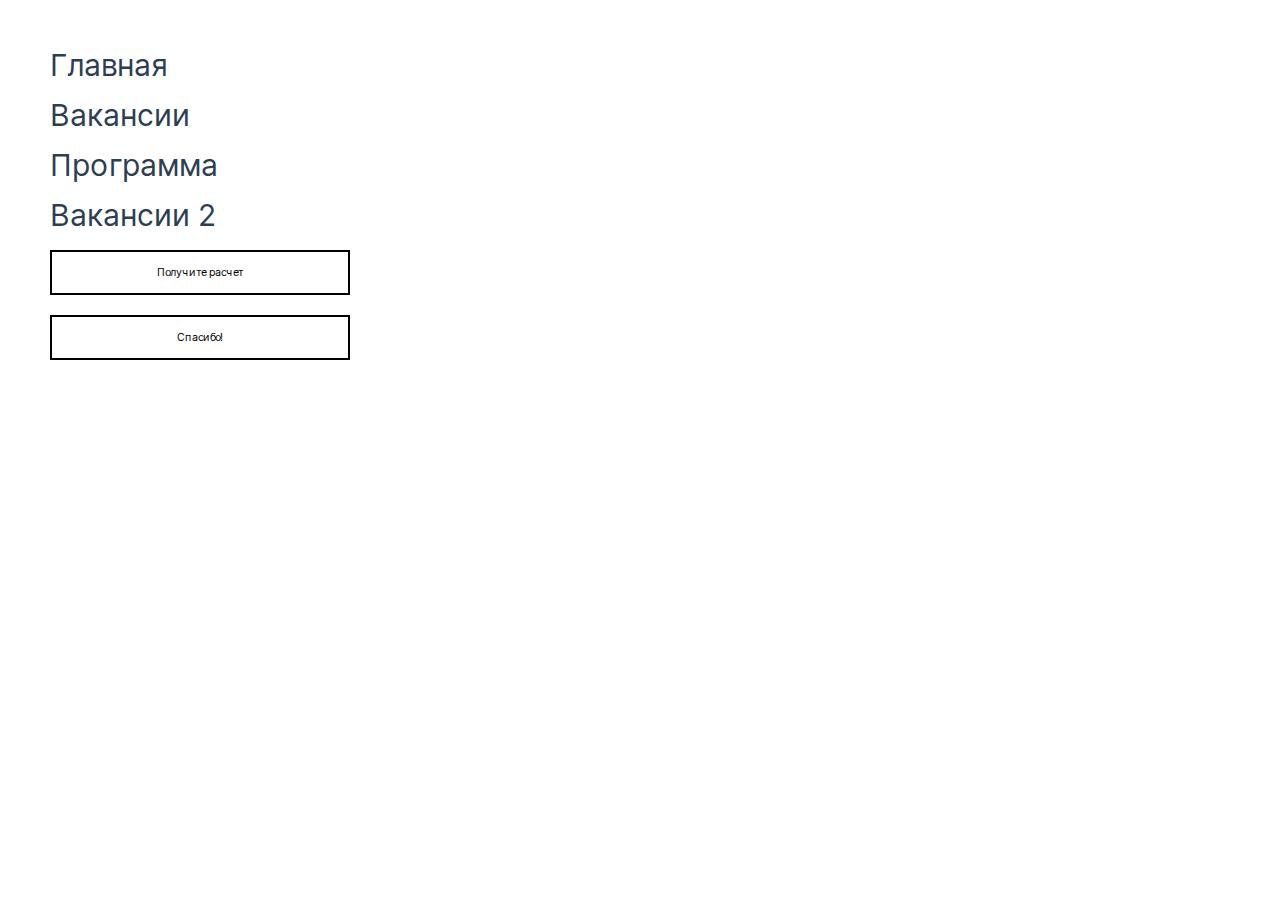
<file: nav.html>
<!DOCTYPE html>
<html lang="ru">

<head>
    <meta charset="UTF-8">
    <meta name="viewport" content="width=device-width, initial-scale=1.0">
    <meta name="description" content="">
    <meta name="keywords" content="">
    <meta name="color-scheme" content="light only">
    <link rel="stylesheet" href="css/swiper-bundle.min.css">
    <link rel="stylesheet" href="css/style.min.css">
    <link rel="icon" href="img/favicon.svg" type="image/svg+xml">
    <title>Главная</title>
</head>


<style>
    .wrapper a {
        font-size: 30px;
        text-transform: capitalize;
    }

    .wrapper button {
        margin-bottom: 25px;
        width: 300px;
        height: 45px;
    }
</style>

<body class="m-page">

    <div class="wrapper" style="padding: 50px;">
        <a href="index.html" style="display: block; margin-bottom: 20px;">
            Главная
        </a>
        <a href="vacancy.html" style="display: block; margin-bottom: 20px;">
            Вакансии
        </a>
        <a href="referall.html" style="display: block; margin-bottom: 20px;">
            Программа
        </a>
        <a href="vacancies.html" style="display: block; margin-bottom: 20px;">
            Вакансии 2
        </a>




        <button data-modal="calcModal" style="border: 2px solid #000;margin-bottom: 20px;">
            Получите расчет
        </button>
        <button data-modal="thankModal" style="border: 2px solid #000;margin-bottom: 20px;">
            Спасибо!
        </button>

    </div>







    <div class="modal" id="calcModal">
        <div class="modal__bg modal-bg _close-modal"></div>
        <div class="modal__dialog">
            <button class="close-btn _close-modal">
                <img src="img/burger2.svg" alt="">
            </button>
            <div class="h4 text-center">
                Получите расчет стоимости привлечения полноценной команды
            </div>
            <form class="modal-form grid">
                <div class="fg">
                    <input type="text" placeholder="Ваше имя">
                </div>
                <div class="fg">
                    <input type="tel" placeholder="Номер телефона">
                </div>
                <div class="fg">
                    <input type="email" placeholder="E-mail">
                </div>
                <button class="consult-form__btn m-btn m-btn-big m-btn-red">
                    <span>Найти специалистов</span>
                </button>
            </form>
        </div>
    </div>

    <div class="modal modal-thank" id="thankModal">
        <div class="modal__bg modal-bg _close-modal"></div>
        <div class="modal__dialog">
            <button class="close-btn _close-modal">
                <img src="img/burger2.svg" alt="">
            </button>
            <div class="modal__thank">
                <img src="img/check.svg" alt="" class="modal__icon">
                <div class="h3">
                    Спасибо!
                </div>
                <div class="h4 text-center">
                    Ваша заявка принята
                </div>
            </div>
        </div>
    </div>

    <!--  -->
    <script src="js/jquery.min.js"></script>
    <script src="js/jquery.maskedinput.min.js"></script>
    <script src="js/swiper-bundle.min.js"></script>
    <script src="js/main.min.js"></script>

</body>

</html>
</file>
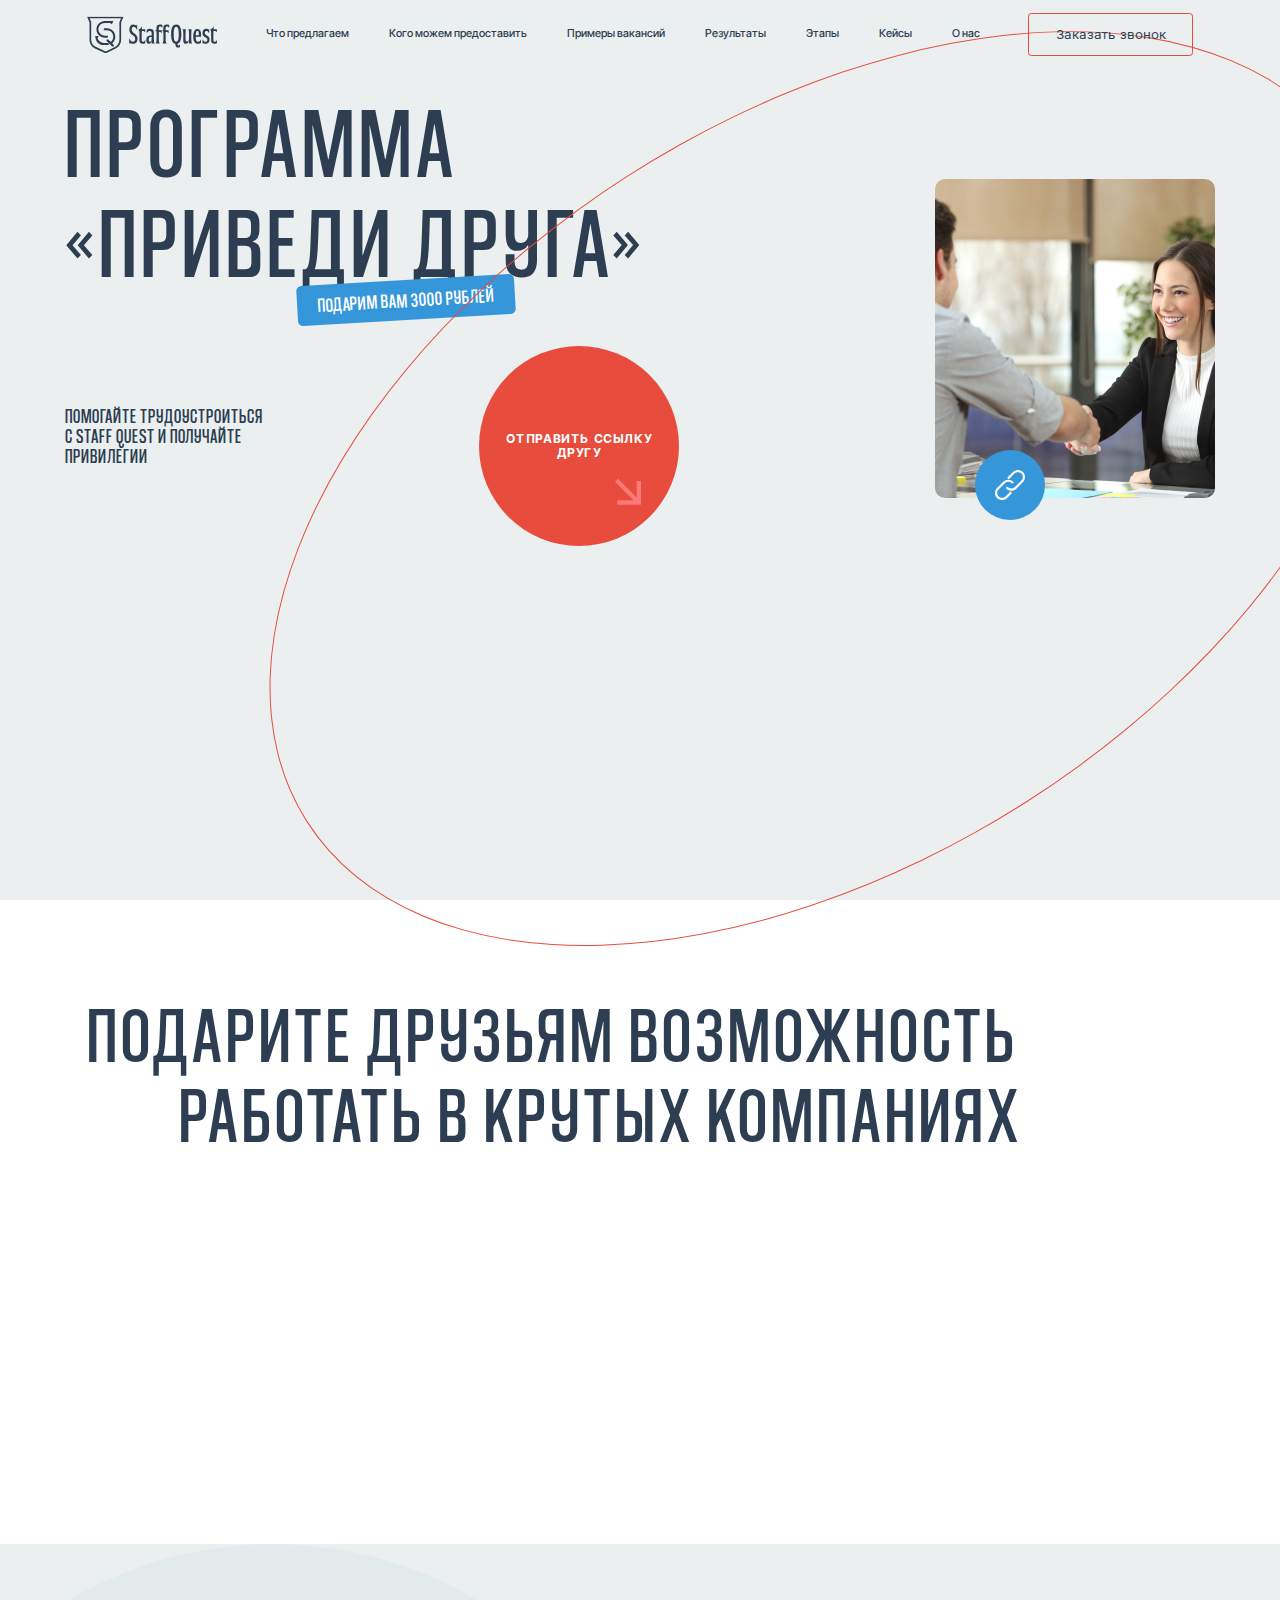
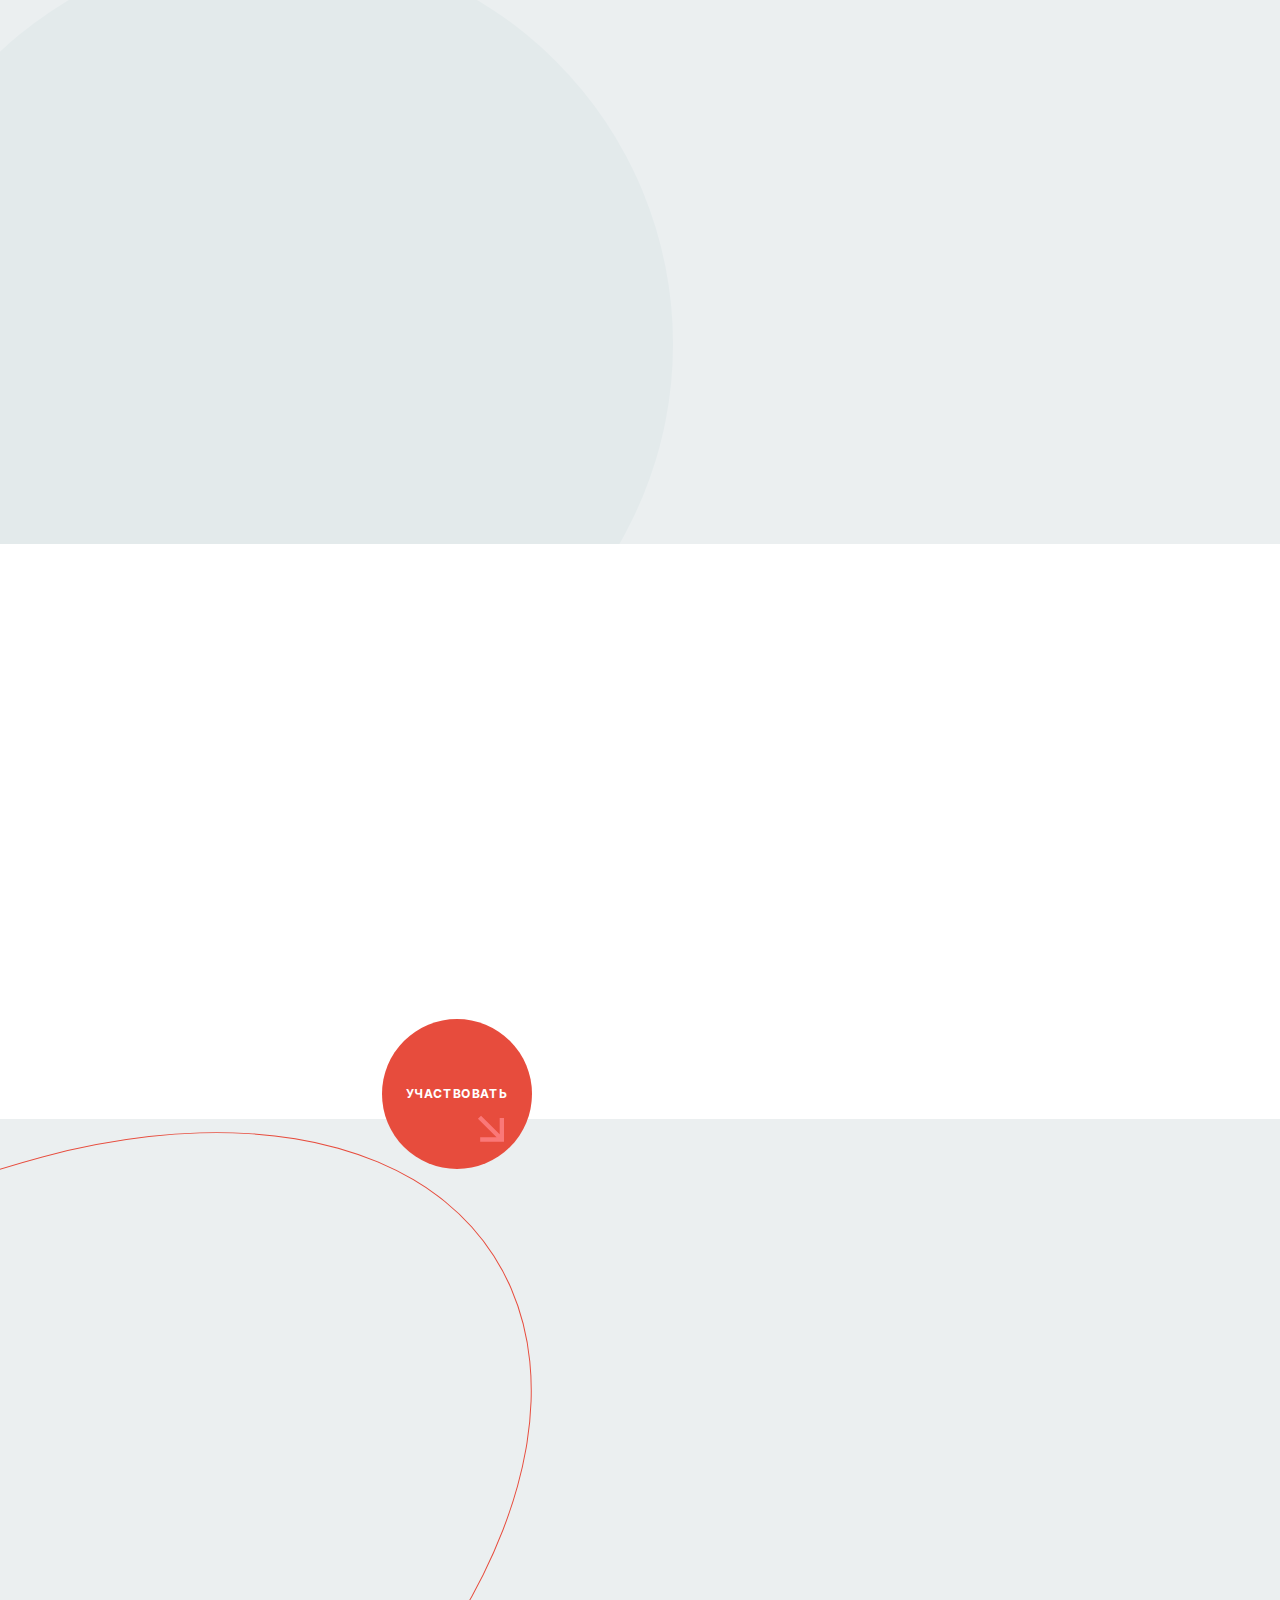
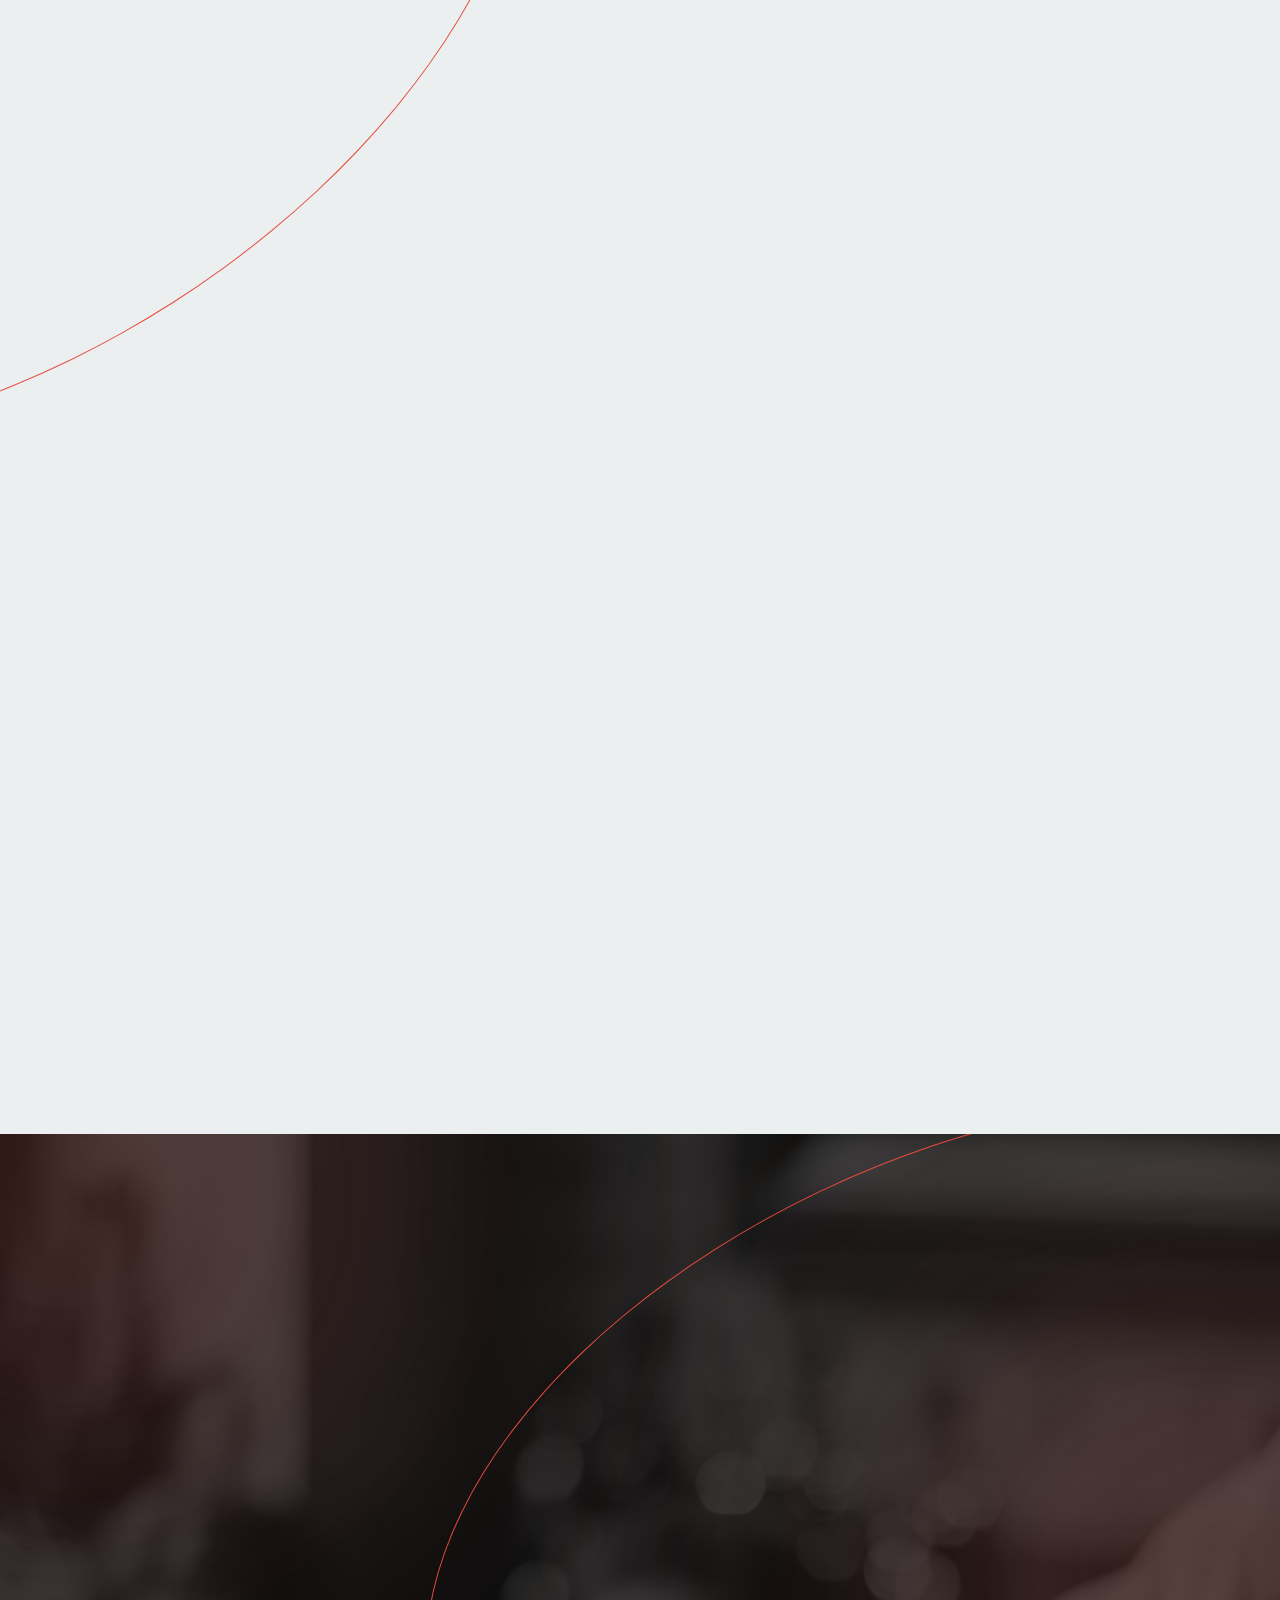
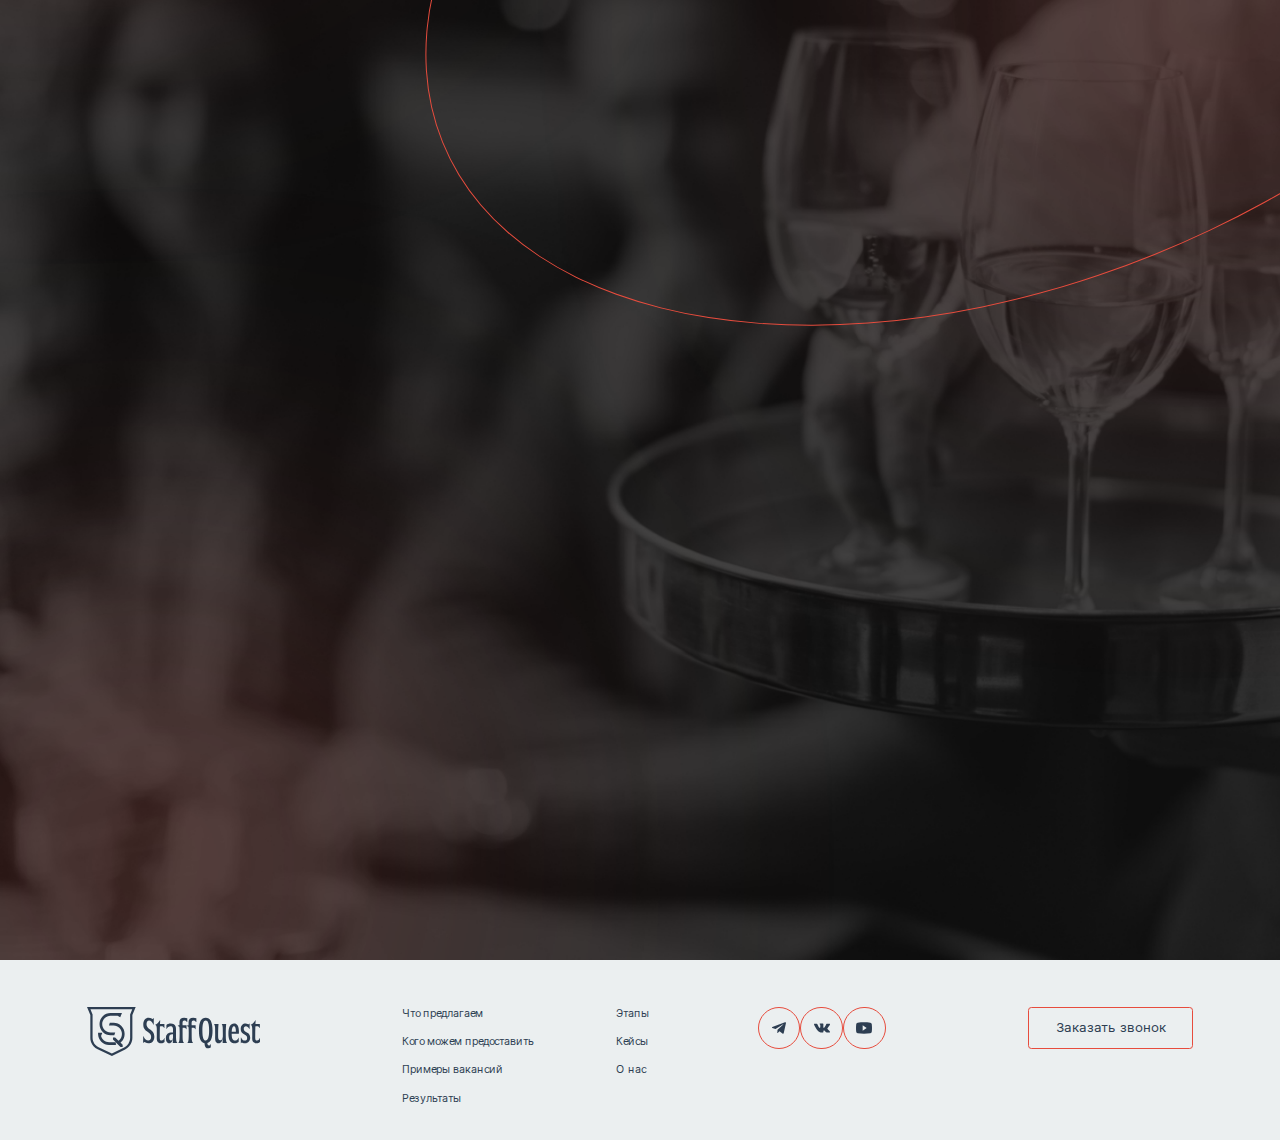
<file: referall.html>
<!DOCTYPE html>
<html lang="ru">

<head>
    <meta charset="UTF-8">
    <meta name="viewport" content="width=device-width, initial-scale=1.0">
    <meta name="description" content="">
    <meta name="keywords" content="">
    <meta name="color-scheme" content="light only">
    <link rel="stylesheet" href="css/swiper-bundle.min.css">
    <link rel="stylesheet" href="css/style.min.css">
    <link rel="icon" href="img/favicon.svg" type="image/svg+xml">
    <title>Главная</title>
</head>

<body class="m-page">
    <div class="wrapper">
        <header class="header">
            <div class="container">
                <div class="header__inner">
                    <a href="" class="header__logo">
                        <img src="img/logo.svg" alt="">
                    </a>

                    <div class="menu">
                        <div class="menu__scroll _flex-between">
                            <nav class="nav">
                                <a href="" class="nav__link">Что предлагаем</a>
                                <a href="" class="nav__link">Кого можем предоставить</a>
                                <a href="" class="nav__link">Примеры вакансий</a>
                                <a href="" class="nav__link">Результаты</a>
                                <a href="" class="nav__link">Этапы</a>
                                <a href="" class="nav__link">Кейсы</a>
                                <a href="" class="nav__link">О нас</a>
                            </nav>

                            <a href="" class="header__btn m-btn m-btn-red-outline">
                                <span>Заказать звонок</span>
                            </a>
                        </div>
                    </div>

                    <button class="burger">
                        <img src="img/burger.svg" alt="" class="_view1">
                        <img src="img/burger2.svg" alt="" class="_view2">
                    </button>
                </div>
            </div>

        </header>
        <main class="content">

            <div class="referall-main m-section--gray">
                <div class="container">
                    <div class="referall-main__inner">
                        <div class="referall-main__media anim-newSing anim-newSing--transform">
                            <div class="referall-main__img">
                                <img src="img/referall-main.jpg" alt="">
                            </div>
                            <a href="" class="referall-main__link m-btn-blue">
                                <img src="img/chain.svg" alt="">
                            </a>
                        </div>
                        <div class="referall-main__top anim-newSing anim-newSing--transform">
                            <h1 class="h1">
                                Программа «Приведи друга»
                            </h1>
                            <div class="referall-main__badge">
                                <span class="h4">подарим вам 3000 рублей</span>
                            </div>
                        </div>
                        <div class="referall-main__bottom">
                            <div class="referall-main__col">
                                <div class="h4 anim-newSing anim-newSing--transform">
                                    Помогайте трудоустроиться с Staff Quest и получайте привилегии
                                </div>
                            </div>
                            <div class="referall-main__col2">
                                <a href="" class="round-btn m-btn m-btn-red">
                                    <span>Отправить ссылку другу</span>
                                    <svg xmlns="http://www.w3.org/2000/svg" width="104" height="103" viewBox="0 0 104 103" fill="none">
                                        <path d="M63.206 68.6836L25.909 31.7452L32.0363 25.6768L69.3333 62.6108L69.3333 30.0586L78 30.0586L78 77.2669L30.3333 77.2669L30.3333 68.6835L63.206 68.6836Z" fill="#FA7878"></path>
                                    </svg>
                                </a>
                            </div>
                        </div>
                    </div>

                </div>
            </div>

            <div class="advantages2 m-section">
                <div class="container">
                    <div class="advantages2__inner">
                        <div class="advantages2__title h2 anim-newSing anim-newSing--transform">
                            <span class="h2__row">Подарите друзьям возможность</span>
                            <span class="h2__row">работать в крутых компаниях</span>
                        </div>
                        <div class="advantages2__subtitle anim-newSing anim-newSing--transform">
                            <span class="h4">Те, кто приходит по рекомендации, получают ценные преимущества</span>
                        </div>
                        <div class="advantages2__cards advantages2__cards2">
                            <div class="advantage2-card anim-newSing anim-newSing--transform">
                                <div class="advantage2-card__icon">
                                    <img src="img/advantage2-card__icon7.svg" alt="">
                                </div>
                                <div class="advantage2-card__text">
                                    <p class="text20 text16-tablet">Максимально точный подбор нужной вакансии</p>
                                </div>
                            </div>
                            <div class="advantage2-card anim-newSing anim-newSing--transform">
                                <div class="advantage2-card__icon">
                                    <img src="img/advantage2-card__icon8.svg" alt="">
                                </div>
                                <div class="advantage2-card__text">
                                    <p class="text20 text16-tablet">Помощь в подготовке документов и обучение</p>
                                </div>
                            </div>
                            <div class="advantage2-card anim-newSing anim-newSing--transform">
                                <div class="advantage2-card__icon">
                                    <img src="img/advantage2-card__icon9.svg" alt="">
                                </div>
                                <div class="advantage2-card__text">
                                    <p class="text20 text16-tablet">Быстрая адаптация на новой должности</p>
                                </div>
                            </div>
                            <div class="advantage2-card anim-newSing anim-newSing--transform">
                                <div class="advantage2-card__icon">
                                    <img src="img/advantage2-card__icon10.svg" alt="">
                                </div>
                                <div class="advantage2-card__text">
                                    <p class="text20 text16-tablet">Уверенность в своевременных выплатах</p>
                                </div>
                            </div>
                        </div>
                    </div>
                </div>
            </div>

            <div class="bonuses m-section m-section--gray">
                <div class="container">
                    <div class="bonuses__inner">
                        <div class="bonuses__title h2 anim-newSing anim-newSing--transform">
                            <span class="h2__row">Получайте денежные бонусы</span>
                            <span class="h2__row">в неограниченном количестве</span>
                        </div>
                        <div class="bonuses__wrap">
                            <div class="bonuses__subtitle anim-newSing anim-newSing--transform">
                                <p>Привлекайте своих знакомых и <span>зарабатывайте больше</span></p>
                            </div>
                            <ul class="m-list anim-newSing anim-newSing--transform">
                                <li>Искренняя признательность друга</li>
                                <li>Участие в создании сплоченного коллектива</li>
                                <li>Возможность работать рядом с близкими</li>
                                <li>Награда от Staff Quest и повышение вашего рейтинга</li>
                            </ul>
                        </div>
                    </div>
                </div>
            </div>

            <div class="process process--sale m-section">
                <div class="container anim-newSing anim-newSing--transform">
                    <div class="h2">
                        <span class="h2__row">Участие в акции</span>
                        <span class="h2__row">«Приведи друга»</span>
                    </div>
                    <div class="process__wrap">
                        <div class="process__col">
                            <div class="process__info">
                                <div class="process__info-title h1 red-text anim-newSing anim-newSing--transform">
                                    3 этапа
                                </div>
                            </div>
                        </div>
                        <div class="process__col2">
                            <div class="process__items">
                                <div class="process-item _done anim-newSing anim-newSing--transform">
                                    <div class="process-item__num">
                                        <span class="h4">01</span>
                                    </div>
                                    <div class="process-item__content">
                                        <div class="process-item__top">
                                            <div class="h4">
                                                Заполните анкету
                                            </div>
                                        </div>
                                        <div class="process-item__desc text20">
                                            Заполните анкету и передайте нам контакты кандидата.
                                        </div>
                                    </div>
                                </div>
                                <div class="process-item _active anim-newSing anim-newSing--transform">
                                    <div class="process-item__num">
                                        <span class="h4">02</span>
                                    </div>
                                    <div class="process-item__content">
                                        <div class="process-item__top">
                                            <div class="h4">
                                                Связываемся с вашим другом
                                            </div>
                                        </div>
                                        <div class="process-item__desc text20">
                                            Наш менеджер связывается с вашим другом и предлагает подходящие вакансии
                                        </div>
                                    </div>
                                </div>
                                <div class="process-item  anim-newSing anim-newSing--transform">
                                    <div class="process-item__num">
                                        <span class="h4">03</span>
                                    </div>
                                    <div class="process-item__content">
                                        <div class="process-item__top">
                                            <div class="h4">
                                                Вы получаете бонус
                                            </div>
                                        </div>
                                        <div class="process-item__desc text20">
                                            Вы получаете бонус после трудоустройства соискателя
                                        </div>
                                    </div>
                                </div>
                            </div>
                        </div>
                    </div>
                </div>
                <a href="" class="round-btn m-btn m-btn-red">
                    <span>Участвовать</span>
                    <svg xmlns="http://www.w3.org/2000/svg" width="104" height="103" viewBox="0 0 104 103" fill="none">
                        <path d="M63.206 68.6836L25.909 31.7452L32.0363 25.6768L69.3333 62.6108L69.3333 30.0586L78 30.0586L78 77.2669L30.3333 77.2669L30.3333 68.6835L63.206 68.6836Z" fill="#FA7878"></path>
                    </svg>
                </a>
            </div>

            <div class="about m-section m-section--gray">
                <span class="_outline-round"></span>
                <div class="container">
                    <div class="h2 anim-newSing anim-newSing--transform">
                        <span class="h2__row">Staff Quest: 10 лет помогаем </span>
                        <span class="h2__row">успешно трудоустроиться</span>
                    </div>
                    <div class="_mt60 anim-newSing anim-newSing--transform">
                        <div class="h4">
                            Содействуем в поисках работы, подходящей для конкретного соискателя по всем критериям
                        </div>
                    </div>
                    <div class="about__grid grid grid3 grid-tablet2 grid-mob _mt60">
                        <div class="about-card anim-newSing anim-newSing--transform">
                            <div class="about-card__title h3 red-text">
                                2000+
                            </div>
                            <div class="about-card__desc text20 text16-tablet">
                                Наш менеджер связывается с вашим другом и предлагает подходящие вакансии
                            </div>
                        </div>
                        <div class="about-card anim-newSing anim-newSing--transform">
                            <div class="about-card__title h3 red-text">
                                24/7
                            </div>
                            <div class="about-card__desc text20 text16-tablet">
                                7 прием заявок и обратная связь
                            </div>
                        </div>
                        <div class="about-card anim-newSing anim-newSing--transform">
                            <div class="about-card__title h3 red-text">
                                1000+
                            </div>
                            <div class="about-card__desc text20 text16-tablet">
                                кандидатов трудоустроены в 2024 году
                            </div>
                        </div>
                        <div class="about-card anim-newSing anim-newSing--transform">
                            <div class="about-card__title h3 red-text">
                                2-й
                            </div>
                            <div class="about-card__desc text20 text16-tablet">
                                Каждый 2-й приходит по рекомендации
                            </div>
                        </div>
                        <div class="about-card anim-newSing anim-newSing--transform">
                            <div class="about-card__title h3 red-text">
                                70%
                            </div>
                            <div class="about-card__desc text20 text16-tablet">
                                соискателей начинают зарабатывать в день обращения
                            </div>
                        </div>
                        <div class="about-card anim-newSing anim-newSing--transform">
                            <div class="about-card__title h3 red-text">
                                10
                            </div>
                            <div class="about-card__desc text20 text16-tablet">
                                крупных компаний и федеральных сетей в числе партнеров
                            </div>
                        </div>
                    </div>
                </div>
            </div>

            <div class="about2 m-section m-section--gray">
                <span class="_outline-round"></span>
                <div class="about2__inner anim-newSing anim-newSing--transform">
                    <div class="profit__info">
                        <div class="h4">Помогаем зарабатывать даже без опыта и образования и строить карьеру в комфортных условиях</div>
                    </div>

                    <div class="profit__item about2__item1">
                        <div class="profit__item-img">
                            <img src="img/profit-img.webp" alt="">
                        </div>
                    </div>
                    <div class="profit__item about2__item2">
                        <div class="profit__item-img">
                            <img src="img/profit-img3.png" alt="">
                        </div>
                    </div>
                    <div class="profit__item about2__item3">
                        <div class="profit__item-img">
                            <img src="img/profit-img4.png" alt="">
                        </div>
                    </div>
                    <div class="profit__item about2__item4">
                        <div class="profit__item-img">
                            <img src="img/profit-img5.png" alt="">
                        </div>
                    </div>
                    <div class="profit__item about2__item5 _blur">
                        <div class="profit__item-img">
                            <img src="img/profit-img2.png" alt="">
                        </div>
                        <div class="profit__item-content">
                            <div class="h4">
                                Маргарита Иванова
                            </div>
                            <div class="h6">
                                Менеджер
                            </div>
                        </div>
                    </div>
                    <div class="profit__item about2__item6">
                        <div class="profit__item-img">
                            <img src="img/profit-img6.jpg" alt="">
                        </div>
                    </div>
                </div>
            </div>


            <div class="consult consult-referral m-section">
                <img src="img/consult-bg4.jpg" alt="" class="consult__bg">
                <span class="consult__round _round"></span>
                <span class="consult__round2 _round"></span>
                <span class="consult__round4 _round"></span>
                <span class="consult__round3 _outline-round"></span>
                <div class="container">
                    <div class="consult__top anim-newSing anim-newSing--transform">
                        <div class="h2 text-center">
                            Приглашайте друзей <br> в надежные компании
                        </div>
                    </div>
                    <div class="consult__subtitle anim-newSing anim-newSing--transform _mt60 text-center">
                        <div class="h4">
                            Рекомендуйте Staff Quest знакомым, получайте бонусы и искреннюю признательность. Поиск работы с нашей помощью — это стабильное настоящее и уверенное будущее
                        </div>
                    </div>

                    <form class="consult-form anim-newSing anim-newSing--transform grid _mt60">
                        <div class="fg fg-dynamic">
                            <input type="text">
                            <label><span>Ваше имя</span></label>
                        </div>
                        <div class="fg fg-dynamic">
                            <input type="tel">
                            <label><span>Телефона друга</span></label>
                        </div>
                        <div class="fg fg-dynamic">
                            <select>
                                <option selected disabled hidden=""></option>
                                <option>Страна 1</option>
                                <option>Страна 2</option>
                                <option>Страна 3</option>
                            </select>
                            <label><span>Страна в которой будет работать друг</span></label>
                        </div>
                        <div class="fg fg-dynamic">
                            <select>
                                <option selected disabled hidden=""></option>
                                <option>Город 1</option>
                                <option>Город 2</option>
                                <option>Город 3</option>
                            </select>
                            <label><span>Город в котором будет работать друг</span></label>
                        </div>
                        <div class="fg fg-dynamic">
                            <select>
                                <option selected disabled hidden=""></option>
                                <option>Проект 1</option>
                                <option>Проект 2</option>
                                <option>Проект 3</option>
                            </select>
                            <label><span>Проект</span></label>
                        </div>
                        <div class="fg fg-dynamic">
                            <input type="text">
                            <label><span>Сколько я получу</span></label>
                        </div>
                        <div class="fg fg-dynamic">
                            <input type="text">
                            <label><span>Ваше ФИО</span></label>
                        </div>
                        <div class="fg fg-dynamic">
                            <input type="tel">
                            <label><span>Ваш телефон</span></label>
                        </div>
                        <div class="fg fg-dynamic">
                            <select>
                                <option selected disabled hidden=""></option>
                                <option>Страна 1</option>
                                <option>Страна 2</option>
                                <option>Страна 3</option>
                            </select>
                            <label><span>Страна в которой работаешь</span></label>
                        </div>
                        <div class="fg fg-dynamic">
                            <select>
                                <option selected disabled hidden=""></option>
                                <option>Город 1</option>
                                <option>Город 2</option>
                                <option>Город 3</option>
                            </select>
                            <label><span>Город в котором работаешь</span></label>
                        </div>
                        <div class="fg fg-dynamic">
                            <select>
                                <option selected disabled hidden=""></option>
                                <option>Адрес 1</option>
                                <option>Адрес 2</option>
                                <option>Адрес</option>
                            </select>
                            <label><span>Адрес офиса в котором работаешь</span></label>
                        </div>
                        <button class="consult-form__btn m-btn m-btn-big m-btn-red">
                            <span>Отправить</span>
                        </button>
                    </form>
                </div>
            </div>

        </main>
        <footer class="footer">
            <div class="container">
                <div class="footer__inner">
                    <div class="footer__col">
                        <a href="" class="footer__logo">
                            <img src="img/logo.svg" alt="">
                        </a>
                    </div>
                    <div class="footer__col2">
                        <div class="footer-nav">
                            <ul>
                                <li><a href="">Что предлагаем</a></li>
                                <li><a href="">Кого можем предоставить</a></li>
                                <li><a href="">Примеры вакансий</a></li>
                                <li><a href="">Результаты</a></li>
                                <li><a href="">Этапы</a></li>
                                <li><a href="">Кейсы</a></li>
                                <li><a href="">О нас</a></li>
                            </ul>
                        </div>
                    </div>
                    <div class="footer__col">
                        <div class="socials">
                            <a href="" class="socials__item m-btn-red-outline">
                                <svg xmlns="http://www.w3.org/2000/svg" width="24" height="24" viewBox="0 0 24 24" fill="none">
                                    <path d="M1.96269 11.8732L6.79269 13.5135L18.2609 6.50248C18.4274 6.40123 18.5977 6.62698 18.4544 6.75898L9.77244 14.7502L9.44994 19.224C9.44467 19.2989 9.46231 19.3737 9.50052 19.4384C9.53872 19.5031 9.59569 19.5546 9.66386 19.5862C9.73203 19.6177 9.80819 19.6278 9.88223 19.6151C9.95628 19.6024 10.0247 19.5675 10.0784 19.515L12.7514 16.8862L17.6384 20.5852C18.1649 20.9842 18.9277 20.703 19.0694 20.058L22.4722 4.60799C22.6664 3.72674 21.8024 2.98274 20.9602 3.30524L1.93869 10.5892C1.34169 10.818 1.35819 11.6677 1.96269 11.8732Z" fill="#2D3E52" />
                                </svg>
                            </a>
                            <a href="" class="socials__item m-btn-red-outline">
                                <svg xmlns="http://www.w3.org/2000/svg" width="24" height="24" viewBox="0 0 24 24" fill="none">
                                    <path d="M23.8728 17.5207C23.8437 17.458 23.8166 17.4061 23.7915 17.3645C23.3751 16.6145 22.5793 15.694 21.4047 14.6027L21.3799 14.5777L21.3675 14.5654L21.3549 14.5529H21.3423C20.8093 14.0447 20.4717 13.703 20.3303 13.5281C20.0716 13.1948 20.0137 12.8575 20.1551 12.5157C20.2549 12.2575 20.6301 11.7122 21.2797 10.879C21.6214 10.4374 21.892 10.0835 22.0918 9.81687C23.5331 7.90075 24.158 6.67632 23.9663 6.14311L23.8919 6.0185C23.8418 5.94349 23.7127 5.87486 23.5047 5.81227C23.2962 5.74982 23.0297 5.73949 22.7047 5.78111L19.106 5.80597C19.0477 5.78531 18.9645 5.78724 18.856 5.81227L18.6935 5.84987L18.6309 5.88116L18.5812 5.91876C18.5395 5.94362 18.4937 5.98734 18.4436 6.04984C18.3939 6.11212 18.3523 6.18521 18.319 6.2685C17.9272 7.2765 17.4817 8.21368 16.9818 9.08001C16.6735 9.59659 16.3904 10.0443 16.1319 10.4233C15.8737 10.8023 15.6571 11.0815 15.4823 11.2604C15.3073 11.4396 15.1493 11.5831 15.0074 11.6915C14.8657 11.8 14.7575 11.8458 14.6827 11.829C14.6076 11.8123 14.5369 11.7956 14.47 11.779C14.3534 11.704 14.2597 11.602 14.189 11.4728C14.118 11.3437 14.0702 11.1812 14.0452 10.9854C14.0204 10.7895 14.0057 10.621 14.0015 10.4794C13.9976 10.3379 13.9994 10.1377 14.0078 9.8795C14.0165 9.62114 14.0204 9.44634 14.0204 9.35469C14.0204 9.03808 14.0265 8.69446 14.0389 8.32376C14.0515 7.95305 14.0617 7.65933 14.0703 7.44295C14.0788 7.22634 14.0827 6.99718 14.0827 6.75558C14.0827 6.51399 14.068 6.32452 14.0389 6.18701C14.0099 6.04937 13.966 5.91528 13.9081 5.78711C13.8496 5.658 13.7641 5.55812 13.6519 5.48722C13.5395 5.4164 13.3997 5.3602 13.2333 5.31845C12.7917 5.21853 12.2295 5.16448 11.5462 5.15607C9.99683 5.13944 9.00126 5.23949 8.55974 5.4561C8.3848 5.54761 8.22649 5.67266 8.08495 5.83083C7.93496 6.01417 7.91404 6.11422 8.02232 6.13068C8.52223 6.20556 8.87613 6.3847 9.08442 6.66792L9.15948 6.818C9.21786 6.92628 9.27616 7.11798 9.3345 7.39283C9.39275 7.66769 9.43035 7.97174 9.44689 8.30481C9.48847 8.91304 9.48847 9.43369 9.44689 9.86681C9.40518 10.3001 9.36579 10.6374 9.3282 10.879C9.2906 11.1206 9.23441 11.3164 9.15948 11.4663C9.08442 11.6162 9.03448 11.7079 9.00944 11.7411C8.98445 11.7744 8.96362 11.7954 8.94708 11.8036C8.83942 11.8451 8.72501 11.8663 8.60963 11.8662C8.4929 11.8662 8.35136 11.8078 8.18478 11.6911C8.01825 11.5745 7.84542 11.4142 7.66628 11.2101C7.48714 11.0059 7.28511 10.7206 7.0601 10.3541C6.83527 9.98756 6.60199 9.5544 6.3604 9.05458L6.16052 8.6921C6.03556 8.45891 5.86487 8.11937 5.64827 7.67377C5.43153 7.22801 5.23996 6.79681 5.07343 6.38028C5.00686 6.20535 4.90685 6.07216 4.77358 5.98051L4.71104 5.94292C4.66946 5.90966 4.60272 5.87434 4.51116 5.8367C4.41871 5.79891 4.32229 5.77169 4.22374 5.75555L0.799886 5.78041C0.450013 5.78041 0.21262 5.85967 0.0876216 6.01798L0.0375959 6.09286C0.0126049 6.13457 0 6.20119 0 6.29288C0 6.38453 0.024991 6.49701 0.0750167 6.63019C0.574836 7.8049 1.11838 8.93781 1.70564 10.0291C2.29291 11.1204 2.80323 11.9994 3.23631 12.6655C3.66947 13.332 4.11099 13.9611 4.56087 14.5524C5.01076 15.1439 5.30855 15.523 5.45425 15.6895C5.60012 15.8563 5.7147 15.9811 5.79799 16.0644L6.11045 16.3642C6.31037 16.5642 6.60396 16.8037 6.99135 17.0827C7.37882 17.3619 7.80778 17.6367 8.27845 17.9077C8.7492 18.1782 9.29686 18.399 9.92172 18.5697C10.5465 18.7406 11.1546 18.8092 11.7461 18.7761H13.1832C13.4746 18.7509 13.6954 18.6593 13.8455 18.5011L13.8952 18.4385C13.9286 18.3888 13.9599 18.3115 13.9888 18.2076C14.0181 18.1035 14.0326 17.9887 14.0326 17.864C14.0241 17.5058 14.0513 17.183 14.1136 16.8957C14.1759 16.6084 14.2469 16.3918 14.3263 16.2459C14.4057 16.1002 14.4952 15.9772 14.5949 15.8775C14.6947 15.7775 14.7659 15.717 14.8077 15.6962C14.8491 15.6752 14.8823 15.661 14.9073 15.6525C15.1072 15.5858 15.3425 15.6504 15.6135 15.8463C15.8843 16.0421 16.1383 16.2838 16.3758 16.5711C16.6133 16.8586 16.8985 17.1812 17.2317 17.5394C17.5651 17.8977 17.8566 18.164 18.1064 18.3392L18.3562 18.4891C18.523 18.5892 18.7396 18.6808 19.0063 18.7641C19.2724 18.8474 19.5056 18.8682 19.7058 18.8266L22.9046 18.7767C23.221 18.7767 23.4672 18.7243 23.6419 18.6203C23.8168 18.5162 23.9208 18.4015 23.9543 18.2767C23.9877 18.1518 23.9895 18.0101 23.9607 17.8517C23.931 17.6936 23.9018 17.5831 23.8728 17.5207Z" fill="#2D3E52" />
                                </svg>
                            </a>
                            <a href="" class="socials__item m-btn-red-outline">
                                <svg xmlns="http://www.w3.org/2000/svg" width="24" height="24" viewBox="0 0 24 24" fill="none">
                                    <path d="M23.6654 6.28245C23.5394 5.23155 22.5491 4.22384 21.5129 4.08884C15.1955 3.30372 8.80531 3.30372 2.48798 4.08884C1.45091 4.22354 0.460541 5.23155 0.334562 6.28245C-0.111521 10.134 -0.111521 13.8684 0.334562 17.719C0.460541 18.7699 1.45091 19.7786 2.48798 19.9126C8.80531 20.6977 15.1955 20.6977 21.5129 19.9126C22.5491 19.7788 23.5394 18.7699 23.6654 17.719C24.1115 13.8687 24.1115 10.134 23.6654 6.28245ZM9.99985 16.0015V8.00122L16 12.0015L9.99985 16.0015Z" fill="#2D3E52" />
                                </svg>
                            </a>
                        </div>

                    </div>
                    <div class="footer__col">
                        <a href="" class="footer__btn m-btn m-btn-red-outline">
                            <span>Заказать звонок</span>
                        </a>
                    </div>
                </div>
            </div>

        </footer>
    </div>

    <script src="js/jquery.min.js"></script>
    <script src="js/jquery.maskedinput.min.js"></script>
    <script src="js/swiper-bundle.min.js"></script>
    <script src="js/main.min.js"></script>

</body>

</html>
</file>
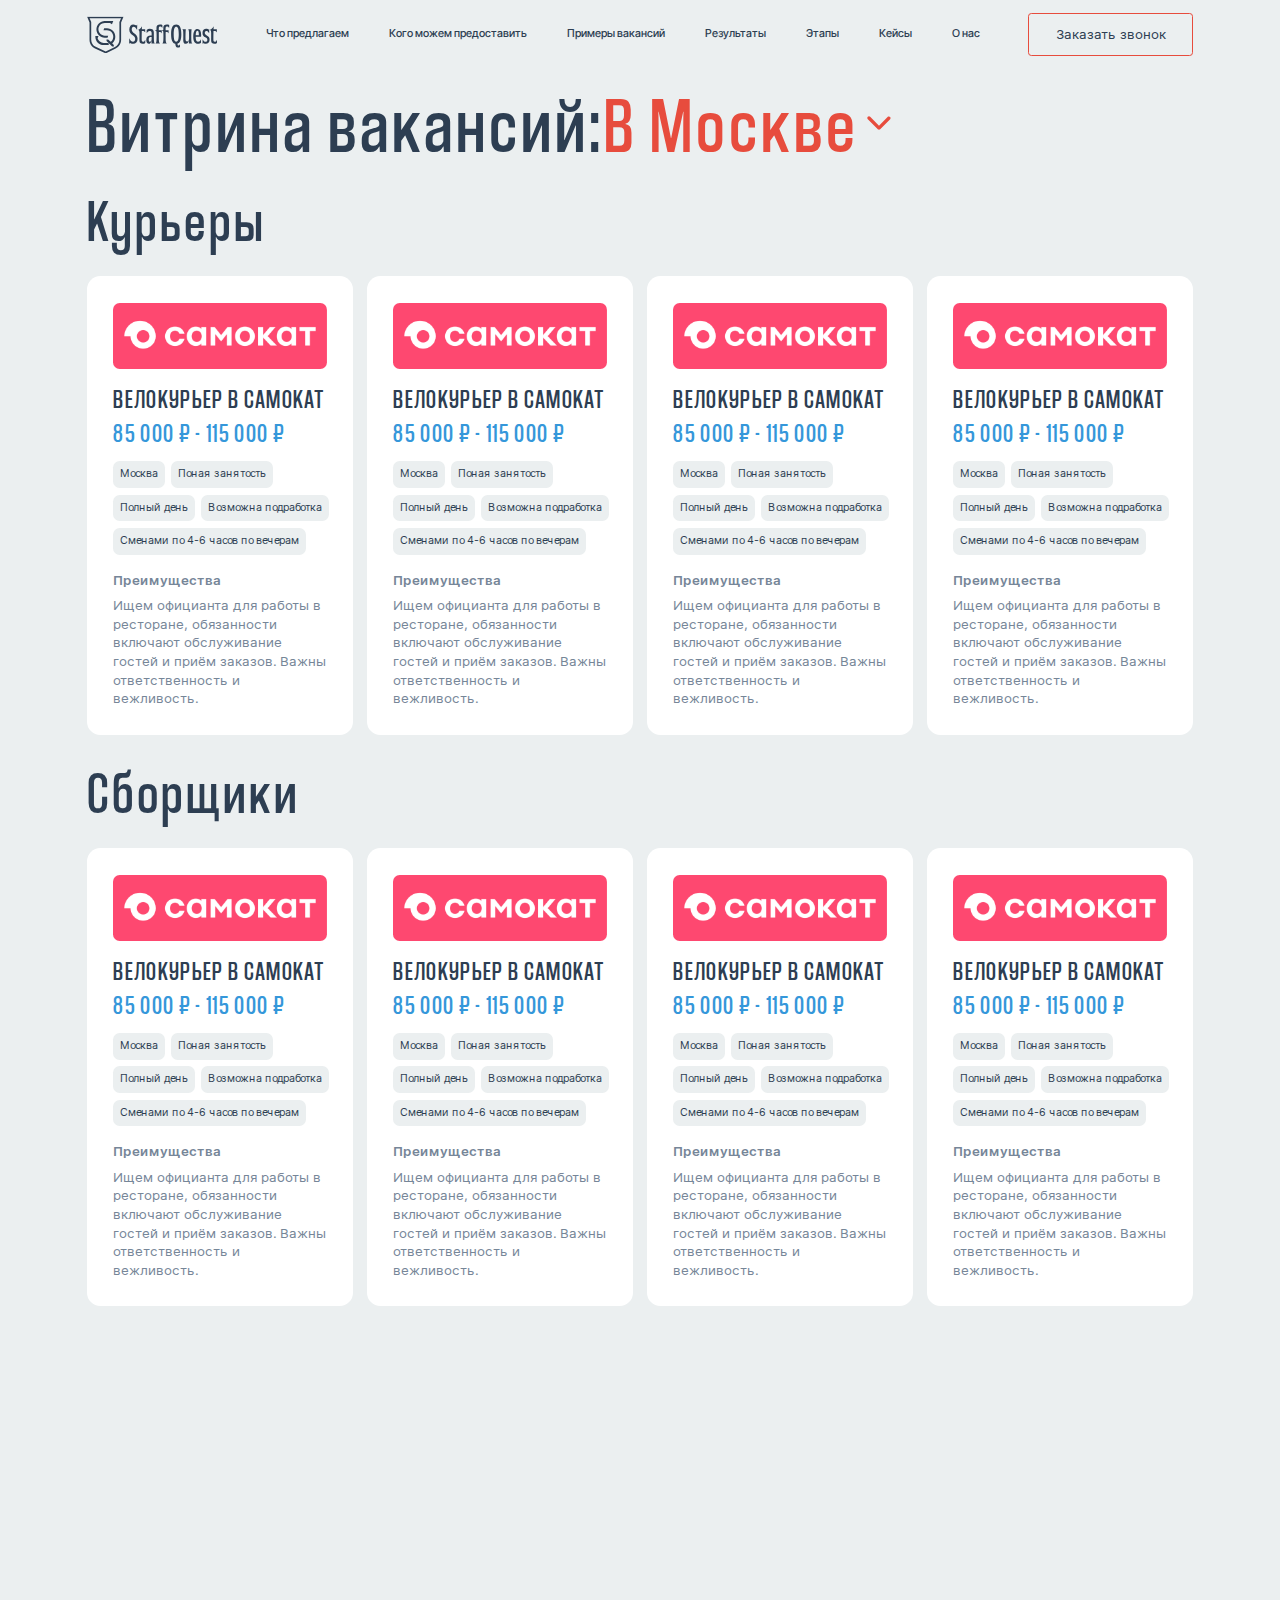
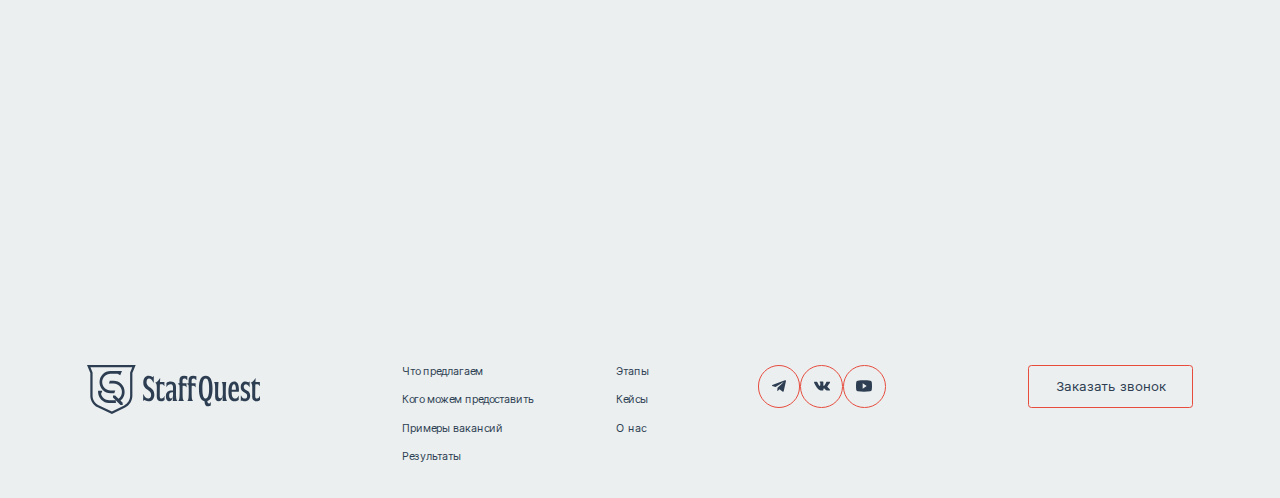
<file: vacancies.html>
<!DOCTYPE html>
<html lang="ru">

<head>
    <meta charset="UTF-8">
    <meta name="viewport" content="width=device-width, initial-scale=1.0">
    <meta name="description" content="">
    <meta name="keywords" content="">
    <meta name="color-scheme" content="light only">
    <link rel="stylesheet" href="css/swiper-bundle.min.css">
    <link rel="stylesheet" href="css/style.min.css">
    <link rel="icon" href="img/favicon.svg" type="image/svg+xml">
    <title>Главная</title>
</head>

<body class="m-page">
    <div class="wrapper">
        <header class="header">
            <div class="container">
                <div class="header__inner">
                    <a href="" class="header__logo">
                        <img src="img/logo.svg" alt="">
                    </a>

                    <div class="menu">
                        <div class="menu__scroll _flex-between">
                            <nav class="nav">
                                <a href="" class="nav__link">Что предлагаем</a>
                                <a href="" class="nav__link">Кого можем предоставить</a>
                                <a href="" class="nav__link">Примеры вакансий</a>
                                <a href="" class="nav__link">Результаты</a>
                                <a href="" class="nav__link">Этапы</a>
                                <a href="" class="nav__link">Кейсы</a>
                                <a href="" class="nav__link">О нас</a>
                            </nav>

                            <a href="" class="header__btn m-btn m-btn-red-outline">
                                <span>Заказать звонок</span>
                            </a>
                        </div>
                    </div>

                    <button class="burger">
                        <img src="img/burger.svg" alt="" class="_view1">
                        <img src="img/burger2.svg" alt="" class="_view2">
                    </button>
                </div>
            </div>

        </header>
        <main class="content">

            <div class="vacancies">
                <div class="container">
                    <div class="vacancies__top _flex anim-newSing anim-newSing--transform">
                        <div class="h2">
                            Витрина вакансий:
                        </div>
                        <div class="filter-select">
                            <div class="filter-select__show">
                                <div class="filter-select__current h2">
                                    В Москве
                                </div>
                                <input readonly class="filter-select__field" type="hidden">
                                <div class="filter-select__btn">
                                    <svg xmlns="http://www.w3.org/2000/svg" width="60" height="60" viewBox="0 0 60 60" fill="none">
                                        <path d="M30.0005 40C29.6714 40.0019 29.3453 39.9388 29.0407 39.8144C28.7361 39.69 28.4591 39.5067 28.2255 39.275L13.2255 24.275C12.7547 23.8042 12.4902 23.1658 12.4902 22.5C12.4902 21.8343 12.7547 21.1958 13.2255 20.725C13.6962 20.2542 14.3347 19.9898 15.0005 19.9898C15.6662 19.9898 16.3047 20.2542 16.7755 20.725L30.0005 33.975L43.2255 20.75C43.7037 20.3404 44.3189 20.1264 44.9481 20.1507C45.5773 20.175 46.1741 20.4359 46.6194 20.8811C47.0646 21.3263 47.3254 21.9232 47.3497 22.5524C47.374 23.1816 47.16 23.7968 46.7505 24.275L31.7505 39.275C31.2848 39.7369 30.6563 39.9972 30.0005 40Z" fill="#E74C3D" />
                                    </svg>
                                </div>
                            </div>
                            <div class="filter-select__dropdown">
                                <div class="filter-select__options">
                                    <div class="filter-select__option">
                                        <input checked data-value="В Москве" data-id="_tab1" type="radio" name="city">
                                        <label>В Москве</label>
                                    </div>
                                    <div class="filter-select__option">
                                        <input data-value="В Казани" data-id="_tab2" type="radio" name="city">
                                        <label>В Казани</label>
                                    </div>
                                </div>
                            </div>
                        </div>
                    </div>
                    <div class="vacancies__content _tab1 _active">
                        <div class="vacancies-group">
                            <div class="vacancies-group__top anim-newSing anim-newSing--transform">
                                <div class="h2">
                                    Курьеры
                                </div>
                            </div>
                            <div class="vacancies__grid grid grid4 grid-tablet2 grid-mob">
                                <div class="vacancy-card3 anim-newSing anim-newSing--transform">
                                    <div class="vacancy-card3__img">
                                        <img src="img/vacancy-co5.png" alt="">
                                    </div>
                                    <div class="vacancy-card3__info">
                                        <div class="vacancy-card3__title h4">
                                            Велокурьер в самокат
                                        </div>
                                        <div class="vacancy-card3__price blue-text">
                                            <div class="h4">
                                                85 000 ₽ - 115 000 ₽
                                            </div>
                                        </div>
                                    </div>
                                    <div class="vacancy-card3__tags">
                                        <div class="vacancy-card3__tag">
                                            <span>Москва</span>
                                        </div>
                                        <div class="vacancy-card3__tag">
                                            <span>Поная занятость</span>
                                        </div>
                                        <div class="vacancy-card3__tag">
                                            <span>Полный день</span>
                                        </div>
                                        <div class="vacancy-card3__tag">
                                            <span>Возможна подработка</span>
                                        </div>
                                        <div class="vacancy-card3__tag">
                                            <span>Сменами по 4-6 часов по вечерам</span>
                                        </div>
                                    </div>
                                    <div class="vacancy-card3__desc text gray-text">
                                        <p><b>Преимущества</b></p>
                                        <p>
                                            Ищем официанта для работы в ресторане, обязанности включают обслуживание гостей и приём заказов. Важны ответственность и вежливость.
                                        </p>
                                    </div>
                                </div>
                                <div class="vacancy-card3 anim-newSing anim-newSing--transform">
                                    <div class="vacancy-card3__img">
                                        <img src="img/vacancy-co5.png" alt="">
                                    </div>
                                    <div class="vacancy-card3__info">
                                        <div class="vacancy-card3__title h4">
                                            Велокурьер в самокат
                                        </div>
                                        <div class="vacancy-card3__price blue-text">
                                            <div class="h4">
                                                85 000 ₽ - 115 000 ₽
                                            </div>
                                        </div>
                                    </div>
                                    <div class="vacancy-card3__tags">
                                        <div class="vacancy-card3__tag">
                                            <span>Москва</span>
                                        </div>
                                        <div class="vacancy-card3__tag">
                                            <span>Поная занятость</span>
                                        </div>
                                        <div class="vacancy-card3__tag">
                                            <span>Полный день</span>
                                        </div>
                                        <div class="vacancy-card3__tag">
                                            <span>Возможна подработка</span>
                                        </div>
                                        <div class="vacancy-card3__tag">
                                            <span>Сменами по 4-6 часов по вечерам</span>
                                        </div>
                                    </div>
                                    <div class="vacancy-card3__desc text gray-text">
                                        <p><b>Преимущества</b></p>
                                        <p>
                                            Ищем официанта для работы в ресторане, обязанности включают обслуживание гостей и приём заказов. Важны ответственность и вежливость.
                                        </p>
                                    </div>
                                </div>
                                <div class="vacancy-card3 anim-newSing anim-newSing--transform">
                                    <div class="vacancy-card3__img">
                                        <img src="img/vacancy-co5.png" alt="">
                                    </div>
                                    <div class="vacancy-card3__info">
                                        <div class="vacancy-card3__title h4">
                                            Велокурьер в самокат
                                        </div>
                                        <div class="vacancy-card3__price blue-text">
                                            <div class="h4">
                                                85 000 ₽ - 115 000 ₽
                                            </div>
                                        </div>
                                    </div>
                                    <div class="vacancy-card3__tags">
                                        <div class="vacancy-card3__tag">
                                            <span>Москва</span>
                                        </div>
                                        <div class="vacancy-card3__tag">
                                            <span>Поная занятость</span>
                                        </div>
                                        <div class="vacancy-card3__tag">
                                            <span>Полный день</span>
                                        </div>
                                        <div class="vacancy-card3__tag">
                                            <span>Возможна подработка</span>
                                        </div>
                                        <div class="vacancy-card3__tag">
                                            <span>Сменами по 4-6 часов по вечерам</span>
                                        </div>
                                    </div>
                                    <div class="vacancy-card3__desc text gray-text">
                                        <p><b>Преимущества</b></p>
                                        <p>
                                            Ищем официанта для работы в ресторане, обязанности включают обслуживание гостей и приём заказов. Важны ответственность и вежливость.
                                        </p>
                                    </div>
                                </div>
                                <div class="vacancy-card3 anim-newSing anim-newSing--transform">
                                    <div class="vacancy-card3__img">
                                        <img src="img/vacancy-co5.png" alt="">
                                    </div>
                                    <div class="vacancy-card3__info">
                                        <div class="vacancy-card3__title h4">
                                            Велокурьер в самокат
                                        </div>
                                        <div class="vacancy-card3__price blue-text">
                                            <div class="h4">
                                                85 000 ₽ - 115 000 ₽
                                            </div>
                                        </div>
                                    </div>
                                    <div class="vacancy-card3__tags">
                                        <div class="vacancy-card3__tag">
                                            <span>Москва</span>
                                        </div>
                                        <div class="vacancy-card3__tag">
                                            <span>Поная занятость</span>
                                        </div>
                                        <div class="vacancy-card3__tag">
                                            <span>Полный день</span>
                                        </div>
                                        <div class="vacancy-card3__tag">
                                            <span>Возможна подработка</span>
                                        </div>
                                        <div class="vacancy-card3__tag">
                                            <span>Сменами по 4-6 часов по вечерам</span>
                                        </div>
                                    </div>
                                    <div class="vacancy-card3__desc text gray-text">
                                        <p><b>Преимущества</b></p>
                                        <p>
                                            Ищем официанта для работы в ресторане, обязанности включают обслуживание гостей и приём заказов. Важны ответственность и вежливость.
                                        </p>
                                    </div>
                                </div>
                            </div>
                        </div>
                        <div class="vacancies-group">
                            <div class="vacancies-group__top anim-newSing anim-newSing--transform">
                                <div class="h2">
                                    Сборщики
                                </div>
                            </div>
                            <div class="vacancies__grid grid grid4 grid-tablet2 grid-mob">
                                <div class="vacancy-card3 anim-newSing anim-newSing--transform">
                                    <div class="vacancy-card3__img">
                                        <img src="img/vacancy-co5.png" alt="">
                                    </div>
                                    <div class="vacancy-card3__info">
                                        <div class="vacancy-card3__title h4">
                                            Велокурьер в самокат
                                        </div>
                                        <div class="vacancy-card3__price blue-text">
                                            <div class="h4">
                                                85 000 ₽ - 115 000 ₽
                                            </div>
                                        </div>
                                    </div>
                                    <div class="vacancy-card3__tags">
                                        <div class="vacancy-card3__tag">
                                            <span>Москва</span>
                                        </div>
                                        <div class="vacancy-card3__tag">
                                            <span>Поная занятость</span>
                                        </div>
                                        <div class="vacancy-card3__tag">
                                            <span>Полный день</span>
                                        </div>
                                        <div class="vacancy-card3__tag">
                                            <span>Возможна подработка</span>
                                        </div>
                                        <div class="vacancy-card3__tag">
                                            <span>Сменами по 4-6 часов по вечерам</span>
                                        </div>
                                    </div>
                                    <div class="vacancy-card3__desc text gray-text">
                                        <p><b>Преимущества</b></p>
                                        <p>
                                            Ищем официанта для работы в ресторане, обязанности включают обслуживание гостей и приём заказов. Важны ответственность и вежливость.
                                        </p>
                                    </div>
                                </div>
                                <div class="vacancy-card3 anim-newSing anim-newSing--transform">
                                    <div class="vacancy-card3__img">
                                        <img src="img/vacancy-co5.png" alt="">
                                    </div>
                                    <div class="vacancy-card3__info">
                                        <div class="vacancy-card3__title h4">
                                            Велокурьер в самокат
                                        </div>
                                        <div class="vacancy-card3__price blue-text">
                                            <div class="h4">
                                                85 000 ₽ - 115 000 ₽
                                            </div>
                                        </div>
                                    </div>
                                    <div class="vacancy-card3__tags">
                                        <div class="vacancy-card3__tag">
                                            <span>Москва</span>
                                        </div>
                                        <div class="vacancy-card3__tag">
                                            <span>Поная занятость</span>
                                        </div>
                                        <div class="vacancy-card3__tag">
                                            <span>Полный день</span>
                                        </div>
                                        <div class="vacancy-card3__tag">
                                            <span>Возможна подработка</span>
                                        </div>
                                        <div class="vacancy-card3__tag">
                                            <span>Сменами по 4-6 часов по вечерам</span>
                                        </div>
                                    </div>
                                    <div class="vacancy-card3__desc text gray-text">
                                        <p><b>Преимущества</b></p>
                                        <p>
                                            Ищем официанта для работы в ресторане, обязанности включают обслуживание гостей и приём заказов. Важны ответственность и вежливость.
                                        </p>
                                    </div>
                                </div>
                                <div class="vacancy-card3 anim-newSing anim-newSing--transform">
                                    <div class="vacancy-card3__img">
                                        <img src="img/vacancy-co5.png" alt="">
                                    </div>
                                    <div class="vacancy-card3__info">
                                        <div class="vacancy-card3__title h4">
                                            Велокурьер в самокат
                                        </div>
                                        <div class="vacancy-card3__price blue-text">
                                            <div class="h4">
                                                85 000 ₽ - 115 000 ₽
                                            </div>
                                        </div>
                                    </div>
                                    <div class="vacancy-card3__tags">
                                        <div class="vacancy-card3__tag">
                                            <span>Москва</span>
                                        </div>
                                        <div class="vacancy-card3__tag">
                                            <span>Поная занятость</span>
                                        </div>
                                        <div class="vacancy-card3__tag">
                                            <span>Полный день</span>
                                        </div>
                                        <div class="vacancy-card3__tag">
                                            <span>Возможна подработка</span>
                                        </div>
                                        <div class="vacancy-card3__tag">
                                            <span>Сменами по 4-6 часов по вечерам</span>
                                        </div>
                                    </div>
                                    <div class="vacancy-card3__desc text gray-text">
                                        <p><b>Преимущества</b></p>
                                        <p>
                                            Ищем официанта для работы в ресторане, обязанности включают обслуживание гостей и приём заказов. Важны ответственность и вежливость.
                                        </p>
                                    </div>
                                </div>
                                <div class="vacancy-card3 anim-newSing anim-newSing--transform">
                                    <div class="vacancy-card3__img">
                                        <img src="img/vacancy-co5.png" alt="">
                                    </div>
                                    <div class="vacancy-card3__info">
                                        <div class="vacancy-card3__title h4">
                                            Велокурьер в самокат
                                        </div>
                                        <div class="vacancy-card3__price blue-text">
                                            <div class="h4">
                                                85 000 ₽ - 115 000 ₽
                                            </div>
                                        </div>
                                    </div>
                                    <div class="vacancy-card3__tags">
                                        <div class="vacancy-card3__tag">
                                            <span>Москва</span>
                                        </div>
                                        <div class="vacancy-card3__tag">
                                            <span>Поная занятость</span>
                                        </div>
                                        <div class="vacancy-card3__tag">
                                            <span>Полный день</span>
                                        </div>
                                        <div class="vacancy-card3__tag">
                                            <span>Возможна подработка</span>
                                        </div>
                                        <div class="vacancy-card3__tag">
                                            <span>Сменами по 4-6 часов по вечерам</span>
                                        </div>
                                    </div>
                                    <div class="vacancy-card3__desc text gray-text">
                                        <p><b>Преимущества</b></p>
                                        <p>
                                            Ищем официанта для работы в ресторане, обязанности включают обслуживание гостей и приём заказов. Важны ответственность и вежливость.
                                        </p>
                                    </div>
                                </div>
                            </div>
                        </div>
                        <div class="vacancies-group">
                            <div class="vacancies-group__top anim-newSing anim-newSing--transform">
                                <div class="h2">
                                    Повара
                                </div>
                            </div>
                            <div class="vacancies__grid grid grid4 grid-tablet2 grid-mob">
                                <div class="vacancy-card3 anim-newSing anim-newSing--transform">
                                    <div class="vacancy-card3__img">
                                        <img src="img/vacancy-co5.png" alt="">
                                    </div>
                                    <div class="vacancy-card3__info">
                                        <div class="vacancy-card3__title h4">
                                            Велокурьер в самокат
                                        </div>
                                        <div class="vacancy-card3__price blue-text">
                                            <div class="h4">
                                                85 000 ₽ - 115 000 ₽
                                            </div>
                                        </div>
                                    </div>
                                    <div class="vacancy-card3__tags">
                                        <div class="vacancy-card3__tag">
                                            <span>Москва</span>
                                        </div>
                                        <div class="vacancy-card3__tag">
                                            <span>Поная занятость</span>
                                        </div>
                                        <div class="vacancy-card3__tag">
                                            <span>Полный день</span>
                                        </div>
                                        <div class="vacancy-card3__tag">
                                            <span>Возможна подработка</span>
                                        </div>
                                        <div class="vacancy-card3__tag">
                                            <span>Сменами по 4-6 часов по вечерам</span>
                                        </div>
                                    </div>
                                    <div class="vacancy-card3__desc text gray-text">
                                        <p><b>Преимущества</b></p>
                                        <p>
                                            Ищем официанта для работы в ресторане, обязанности включают обслуживание гостей и приём заказов. Важны ответственность и вежливость.
                                        </p>
                                    </div>
                                </div>
                                <div class="vacancy-card3 anim-newSing anim-newSing--transform">
                                    <div class="vacancy-card3__img">
                                        <img src="img/vacancy-co5.png" alt="">
                                    </div>
                                    <div class="vacancy-card3__info">
                                        <div class="vacancy-card3__title h4">
                                            Велокурьер в самокат
                                        </div>
                                        <div class="vacancy-card3__price blue-text">
                                            <div class="h4">
                                                85 000 ₽ - 115 000 ₽
                                            </div>
                                        </div>
                                    </div>
                                    <div class="vacancy-card3__tags">
                                        <div class="vacancy-card3__tag">
                                            <span>Москва</span>
                                        </div>
                                        <div class="vacancy-card3__tag">
                                            <span>Поная занятость</span>
                                        </div>
                                        <div class="vacancy-card3__tag">
                                            <span>Полный день</span>
                                        </div>
                                        <div class="vacancy-card3__tag">
                                            <span>Возможна подработка</span>
                                        </div>
                                        <div class="vacancy-card3__tag">
                                            <span>Сменами по 4-6 часов по вечерам</span>
                                        </div>
                                    </div>
                                    <div class="vacancy-card3__desc text gray-text">
                                        <p><b>Преимущества</b></p>
                                        <p>
                                            Ищем официанта для работы в ресторане, обязанности включают обслуживание гостей и приём заказов. Важны ответственность и вежливость.
                                        </p>
                                    </div>
                                </div>
                                <div class="vacancy-card3 anim-newSing anim-newSing--transform">
                                    <div class="vacancy-card3__img">
                                        <img src="img/vacancy-co5.png" alt="">
                                    </div>
                                    <div class="vacancy-card3__info">
                                        <div class="vacancy-card3__title h4">
                                            Велокурьер в самокат
                                        </div>
                                        <div class="vacancy-card3__price blue-text">
                                            <div class="h4">
                                                85 000 ₽ - 115 000 ₽
                                            </div>
                                        </div>
                                    </div>
                                    <div class="vacancy-card3__tags">
                                        <div class="vacancy-card3__tag">
                                            <span>Москва</span>
                                        </div>
                                        <div class="vacancy-card3__tag">
                                            <span>Поная занятость</span>
                                        </div>
                                        <div class="vacancy-card3__tag">
                                            <span>Полный день</span>
                                        </div>
                                        <div class="vacancy-card3__tag">
                                            <span>Возможна подработка</span>
                                        </div>
                                        <div class="vacancy-card3__tag">
                                            <span>Сменами по 4-6 часов по вечерам</span>
                                        </div>
                                    </div>
                                    <div class="vacancy-card3__desc text gray-text">
                                        <p><b>Преимущества</b></p>
                                        <p>
                                            Ищем официанта для работы в ресторане, обязанности включают обслуживание гостей и приём заказов. Важны ответственность и вежливость.
                                        </p>
                                    </div>
                                </div>
                                <div class="vacancy-card3 anim-newSing anim-newSing--transform">
                                    <div class="vacancy-card3__img">
                                        <img src="img/vacancy-co5.png" alt="">
                                    </div>
                                    <div class="vacancy-card3__info">
                                        <div class="vacancy-card3__title h4">
                                            Велокурьер в самокат
                                        </div>
                                        <div class="vacancy-card3__price blue-text">
                                            <div class="h4">
                                                85 000 ₽ - 115 000 ₽
                                            </div>
                                        </div>
                                    </div>
                                    <div class="vacancy-card3__tags">
                                        <div class="vacancy-card3__tag">
                                            <span>Москва</span>
                                        </div>
                                        <div class="vacancy-card3__tag">
                                            <span>Поная занятость</span>
                                        </div>
                                        <div class="vacancy-card3__tag">
                                            <span>Полный день</span>
                                        </div>
                                        <div class="vacancy-card3__tag">
                                            <span>Возможна подработка</span>
                                        </div>
                                        <div class="vacancy-card3__tag">
                                            <span>Сменами по 4-6 часов по вечерам</span>
                                        </div>
                                    </div>
                                    <div class="vacancy-card3__desc text gray-text">
                                        <p><b>Преимущества</b></p>
                                        <p>
                                            Ищем официанта для работы в ресторане, обязанности включают обслуживание гостей и приём заказов. Важны ответственность и вежливость.
                                        </p>
                                    </div>
                                </div>
                            </div>
                        </div>
                    </div>
                    <div class="vacancies__content _tab2">
                        <div class="vacancies-group">
                            <div class="vacancies-group__top">
                                <div class="h2">
                                    Повара
                                </div>
                            </div>
                            <div class="vacancies__grid grid grid4 grid-tablet2 grid-mob">
                                <div class="vacancy-card3 anim-newSing anim-newSing--transform">
                                    <div class="vacancy-card3__img">
                                        <img src="img/vacancy-co5.png" alt="">
                                    </div>
                                    <div class="vacancy-card3__info">
                                        <div class="vacancy-card3__title h4">
                                            Велокурьер в самокат
                                        </div>
                                        <div class="vacancy-card3__price blue-text">
                                            <div class="h4">
                                                85 000 ₽ - 115 000 ₽
                                            </div>
                                        </div>
                                    </div>
                                    <div class="vacancy-card3__tags">
                                        <div class="vacancy-card3__tag">
                                            <span>Москва</span>
                                        </div>
                                        <div class="vacancy-card3__tag">
                                            <span>Поная занятость</span>
                                        </div>
                                        <div class="vacancy-card3__tag">
                                            <span>Полный день</span>
                                        </div>
                                        <div class="vacancy-card3__tag">
                                            <span>Возможна подработка</span>
                                        </div>
                                        <div class="vacancy-card3__tag">
                                            <span>Сменами по 4-6 часов по вечерам</span>
                                        </div>
                                    </div>
                                    <div class="vacancy-card3__desc text gray-text">
                                        <p><b>Преимущества</b></p>
                                        <p>
                                            Ищем официанта для работы в ресторане, обязанности включают обслуживание гостей и приём заказов. Важны ответственность и вежливость.
                                        </p>
                                    </div>
                                </div>
                                <div class="vacancy-card3 anim-newSing anim-newSing--transform">
                                    <div class="vacancy-card3__img">
                                        <img src="img/vacancy-co5.png" alt="">
                                    </div>
                                    <div class="vacancy-card3__info">
                                        <div class="vacancy-card3__title h4">
                                            Велокурьер в самокат
                                        </div>
                                        <div class="vacancy-card3__price blue-text">
                                            <div class="h4">
                                                85 000 ₽ - 115 000 ₽
                                            </div>
                                        </div>
                                    </div>
                                    <div class="vacancy-card3__tags">
                                        <div class="vacancy-card3__tag">
                                            <span>Москва</span>
                                        </div>
                                        <div class="vacancy-card3__tag">
                                            <span>Поная занятость</span>
                                        </div>
                                        <div class="vacancy-card3__tag">
                                            <span>Полный день</span>
                                        </div>
                                        <div class="vacancy-card3__tag">
                                            <span>Возможна подработка</span>
                                        </div>
                                        <div class="vacancy-card3__tag">
                                            <span>Сменами по 4-6 часов по вечерам</span>
                                        </div>
                                    </div>
                                    <div class="vacancy-card3__desc text gray-text">
                                        <p><b>Преимущества</b></p>
                                        <p>
                                            Ищем официанта для работы в ресторане, обязанности включают обслуживание гостей и приём заказов. Важны ответственность и вежливость.
                                        </p>
                                    </div>
                                </div>
                                <div class="vacancy-card3 anim-newSing anim-newSing--transform">
                                    <div class="vacancy-card3__img">
                                        <img src="img/vacancy-co5.png" alt="">
                                    </div>
                                    <div class="vacancy-card3__info">
                                        <div class="vacancy-card3__title h4">
                                            Велокурьер в самокат
                                        </div>
                                        <div class="vacancy-card3__price blue-text">
                                            <div class="h4">
                                                85 000 ₽ - 115 000 ₽
                                            </div>
                                        </div>
                                    </div>
                                    <div class="vacancy-card3__tags">
                                        <div class="vacancy-card3__tag">
                                            <span>Москва</span>
                                        </div>
                                        <div class="vacancy-card3__tag">
                                            <span>Поная занятость</span>
                                        </div>
                                        <div class="vacancy-card3__tag">
                                            <span>Полный день</span>
                                        </div>
                                        <div class="vacancy-card3__tag">
                                            <span>Возможна подработка</span>
                                        </div>
                                        <div class="vacancy-card3__tag">
                                            <span>Сменами по 4-6 часов по вечерам</span>
                                        </div>
                                    </div>
                                    <div class="vacancy-card3__desc text gray-text">
                                        <p><b>Преимущества</b></p>
                                        <p>
                                            Ищем официанта для работы в ресторане, обязанности включают обслуживание гостей и приём заказов. Важны ответственность и вежливость.
                                        </p>
                                    </div>
                                </div>
                                <div class="vacancy-card3 anim-newSing anim-newSing--transform">
                                    <div class="vacancy-card3__img">
                                        <img src="img/vacancy-co5.png" alt="">
                                    </div>
                                    <div class="vacancy-card3__info">
                                        <div class="vacancy-card3__title h4">
                                            Велокурьер в самокат
                                        </div>
                                        <div class="vacancy-card3__price blue-text">
                                            <div class="h4">
                                                85 000 ₽ - 115 000 ₽
                                            </div>
                                        </div>
                                    </div>
                                    <div class="vacancy-card3__tags">
                                        <div class="vacancy-card3__tag">
                                            <span>Москва</span>
                                        </div>
                                        <div class="vacancy-card3__tag">
                                            <span>Поная занятость</span>
                                        </div>
                                        <div class="vacancy-card3__tag">
                                            <span>Полный день</span>
                                        </div>
                                        <div class="vacancy-card3__tag">
                                            <span>Возможна подработка</span>
                                        </div>
                                        <div class="vacancy-card3__tag">
                                            <span>Сменами по 4-6 часов по вечерам</span>
                                        </div>
                                    </div>
                                    <div class="vacancy-card3__desc text gray-text">
                                        <p><b>Преимущества</b></p>
                                        <p>
                                            Ищем официанта для работы в ресторане, обязанности включают обслуживание гостей и приём заказов. Важны ответственность и вежливость.
                                        </p>
                                    </div>
                                </div>
                            </div>
                        </div>
                    </div>

                </div>
            </div>



        </main>
        <footer class="footer">
            <div class="container">
                <div class="footer__inner">
                    <div class="footer__col">
                        <a href="" class="footer__logo">
                            <img src="img/logo.svg" alt="">
                        </a>
                    </div>
                    <div class="footer__col2">
                        <div class="footer-nav">
                            <ul>
                                <li><a href="">Что предлагаем</a></li>
                                <li><a href="">Кого можем предоставить</a></li>
                                <li><a href="">Примеры вакансий</a></li>
                                <li><a href="">Результаты</a></li>
                                <li><a href="">Этапы</a></li>
                                <li><a href="">Кейсы</a></li>
                                <li><a href="">О нас</a></li>
                            </ul>
                        </div>
                    </div>
                    <div class="footer__col">
                        <div class="socials">
                            <a href="" class="socials__item m-btn-red-outline">
                                <svg xmlns="http://www.w3.org/2000/svg" width="24" height="24" viewBox="0 0 24 24" fill="none">
                                    <path d="M1.96269 11.8732L6.79269 13.5135L18.2609 6.50248C18.4274 6.40123 18.5977 6.62698 18.4544 6.75898L9.77244 14.7502L9.44994 19.224C9.44467 19.2989 9.46231 19.3737 9.50052 19.4384C9.53872 19.5031 9.59569 19.5546 9.66386 19.5862C9.73203 19.6177 9.80819 19.6278 9.88223 19.6151C9.95628 19.6024 10.0247 19.5675 10.0784 19.515L12.7514 16.8862L17.6384 20.5852C18.1649 20.9842 18.9277 20.703 19.0694 20.058L22.4722 4.60799C22.6664 3.72674 21.8024 2.98274 20.9602 3.30524L1.93869 10.5892C1.34169 10.818 1.35819 11.6677 1.96269 11.8732Z" fill="#2D3E52" />
                                </svg>
                            </a>
                            <a href="" class="socials__item m-btn-red-outline">
                                <svg xmlns="http://www.w3.org/2000/svg" width="24" height="24" viewBox="0 0 24 24" fill="none">
                                    <path d="M23.8728 17.5207C23.8437 17.458 23.8166 17.4061 23.7915 17.3645C23.3751 16.6145 22.5793 15.694 21.4047 14.6027L21.3799 14.5777L21.3675 14.5654L21.3549 14.5529H21.3423C20.8093 14.0447 20.4717 13.703 20.3303 13.5281C20.0716 13.1948 20.0137 12.8575 20.1551 12.5157C20.2549 12.2575 20.6301 11.7122 21.2797 10.879C21.6214 10.4374 21.892 10.0835 22.0918 9.81687C23.5331 7.90075 24.158 6.67632 23.9663 6.14311L23.8919 6.0185C23.8418 5.94349 23.7127 5.87486 23.5047 5.81227C23.2962 5.74982 23.0297 5.73949 22.7047 5.78111L19.106 5.80597C19.0477 5.78531 18.9645 5.78724 18.856 5.81227L18.6935 5.84987L18.6309 5.88116L18.5812 5.91876C18.5395 5.94362 18.4937 5.98734 18.4436 6.04984C18.3939 6.11212 18.3523 6.18521 18.319 6.2685C17.9272 7.2765 17.4817 8.21368 16.9818 9.08001C16.6735 9.59659 16.3904 10.0443 16.1319 10.4233C15.8737 10.8023 15.6571 11.0815 15.4823 11.2604C15.3073 11.4396 15.1493 11.5831 15.0074 11.6915C14.8657 11.8 14.7575 11.8458 14.6827 11.829C14.6076 11.8123 14.5369 11.7956 14.47 11.779C14.3534 11.704 14.2597 11.602 14.189 11.4728C14.118 11.3437 14.0702 11.1812 14.0452 10.9854C14.0204 10.7895 14.0057 10.621 14.0015 10.4794C13.9976 10.3379 13.9994 10.1377 14.0078 9.8795C14.0165 9.62114 14.0204 9.44634 14.0204 9.35469C14.0204 9.03808 14.0265 8.69446 14.0389 8.32376C14.0515 7.95305 14.0617 7.65933 14.0703 7.44295C14.0788 7.22634 14.0827 6.99718 14.0827 6.75558C14.0827 6.51399 14.068 6.32452 14.0389 6.18701C14.0099 6.04937 13.966 5.91528 13.9081 5.78711C13.8496 5.658 13.7641 5.55812 13.6519 5.48722C13.5395 5.4164 13.3997 5.3602 13.2333 5.31845C12.7917 5.21853 12.2295 5.16448 11.5462 5.15607C9.99683 5.13944 9.00126 5.23949 8.55974 5.4561C8.3848 5.54761 8.22649 5.67266 8.08495 5.83083C7.93496 6.01417 7.91404 6.11422 8.02232 6.13068C8.52223 6.20556 8.87613 6.3847 9.08442 6.66792L9.15948 6.818C9.21786 6.92628 9.27616 7.11798 9.3345 7.39283C9.39275 7.66769 9.43035 7.97174 9.44689 8.30481C9.48847 8.91304 9.48847 9.43369 9.44689 9.86681C9.40518 10.3001 9.36579 10.6374 9.3282 10.879C9.2906 11.1206 9.23441 11.3164 9.15948 11.4663C9.08442 11.6162 9.03448 11.7079 9.00944 11.7411C8.98445 11.7744 8.96362 11.7954 8.94708 11.8036C8.83942 11.8451 8.72501 11.8663 8.60963 11.8662C8.4929 11.8662 8.35136 11.8078 8.18478 11.6911C8.01825 11.5745 7.84542 11.4142 7.66628 11.2101C7.48714 11.0059 7.28511 10.7206 7.0601 10.3541C6.83527 9.98756 6.60199 9.5544 6.3604 9.05458L6.16052 8.6921C6.03556 8.45891 5.86487 8.11937 5.64827 7.67377C5.43153 7.22801 5.23996 6.79681 5.07343 6.38028C5.00686 6.20535 4.90685 6.07216 4.77358 5.98051L4.71104 5.94292C4.66946 5.90966 4.60272 5.87434 4.51116 5.8367C4.41871 5.79891 4.32229 5.77169 4.22374 5.75555L0.799886 5.78041C0.450013 5.78041 0.21262 5.85967 0.0876216 6.01798L0.0375959 6.09286C0.0126049 6.13457 0 6.20119 0 6.29288C0 6.38453 0.024991 6.49701 0.0750167 6.63019C0.574836 7.8049 1.11838 8.93781 1.70564 10.0291C2.29291 11.1204 2.80323 11.9994 3.23631 12.6655C3.66947 13.332 4.11099 13.9611 4.56087 14.5524C5.01076 15.1439 5.30855 15.523 5.45425 15.6895C5.60012 15.8563 5.7147 15.9811 5.79799 16.0644L6.11045 16.3642C6.31037 16.5642 6.60396 16.8037 6.99135 17.0827C7.37882 17.3619 7.80778 17.6367 8.27845 17.9077C8.7492 18.1782 9.29686 18.399 9.92172 18.5697C10.5465 18.7406 11.1546 18.8092 11.7461 18.7761H13.1832C13.4746 18.7509 13.6954 18.6593 13.8455 18.5011L13.8952 18.4385C13.9286 18.3888 13.9599 18.3115 13.9888 18.2076C14.0181 18.1035 14.0326 17.9887 14.0326 17.864C14.0241 17.5058 14.0513 17.183 14.1136 16.8957C14.1759 16.6084 14.2469 16.3918 14.3263 16.2459C14.4057 16.1002 14.4952 15.9772 14.5949 15.8775C14.6947 15.7775 14.7659 15.717 14.8077 15.6962C14.8491 15.6752 14.8823 15.661 14.9073 15.6525C15.1072 15.5858 15.3425 15.6504 15.6135 15.8463C15.8843 16.0421 16.1383 16.2838 16.3758 16.5711C16.6133 16.8586 16.8985 17.1812 17.2317 17.5394C17.5651 17.8977 17.8566 18.164 18.1064 18.3392L18.3562 18.4891C18.523 18.5892 18.7396 18.6808 19.0063 18.7641C19.2724 18.8474 19.5056 18.8682 19.7058 18.8266L22.9046 18.7767C23.221 18.7767 23.4672 18.7243 23.6419 18.6203C23.8168 18.5162 23.9208 18.4015 23.9543 18.2767C23.9877 18.1518 23.9895 18.0101 23.9607 17.8517C23.931 17.6936 23.9018 17.5831 23.8728 17.5207Z" fill="#2D3E52" />
                                </svg>
                            </a>
                            <a href="" class="socials__item m-btn-red-outline">
                                <svg xmlns="http://www.w3.org/2000/svg" width="24" height="24" viewBox="0 0 24 24" fill="none">
                                    <path d="M23.6654 6.28245C23.5394 5.23155 22.5491 4.22384 21.5129 4.08884C15.1955 3.30372 8.80531 3.30372 2.48798 4.08884C1.45091 4.22354 0.460541 5.23155 0.334562 6.28245C-0.111521 10.134 -0.111521 13.8684 0.334562 17.719C0.460541 18.7699 1.45091 19.7786 2.48798 19.9126C8.80531 20.6977 15.1955 20.6977 21.5129 19.9126C22.5491 19.7788 23.5394 18.7699 23.6654 17.719C24.1115 13.8687 24.1115 10.134 23.6654 6.28245ZM9.99985 16.0015V8.00122L16 12.0015L9.99985 16.0015Z" fill="#2D3E52" />
                                </svg>
                            </a>
                        </div>

                    </div>
                    <div class="footer__col">
                        <a href="" class="footer__btn m-btn m-btn-red-outline">
                            <span>Заказать звонок</span>
                        </a>
                    </div>
                </div>
            </div>

        </footer>
    </div>

    <script src="js/jquery.min.js"></script>
    <script src="js/jquery.maskedinput.min.js"></script>
    <script src="js/swiper-bundle.min.js"></script>
    <script src="js/main.min.js"></script>

</body>

</html>
</file>
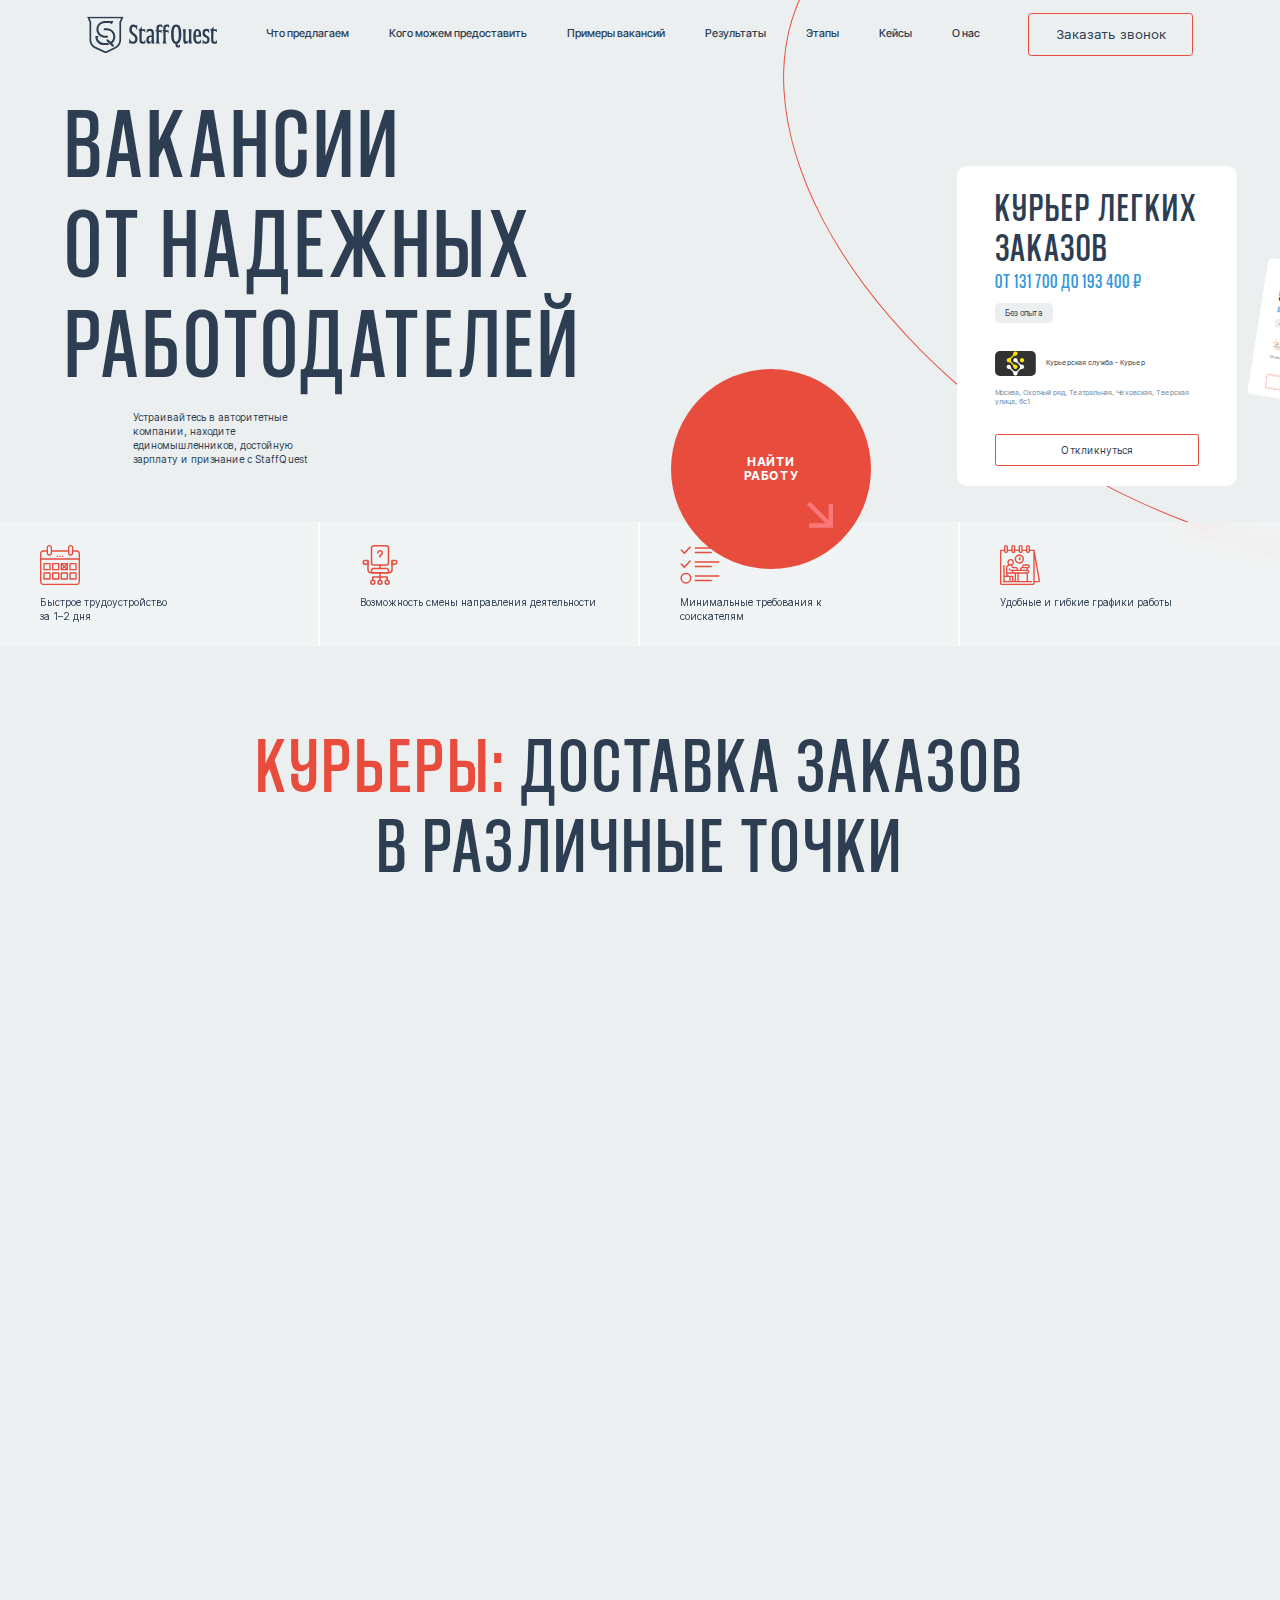
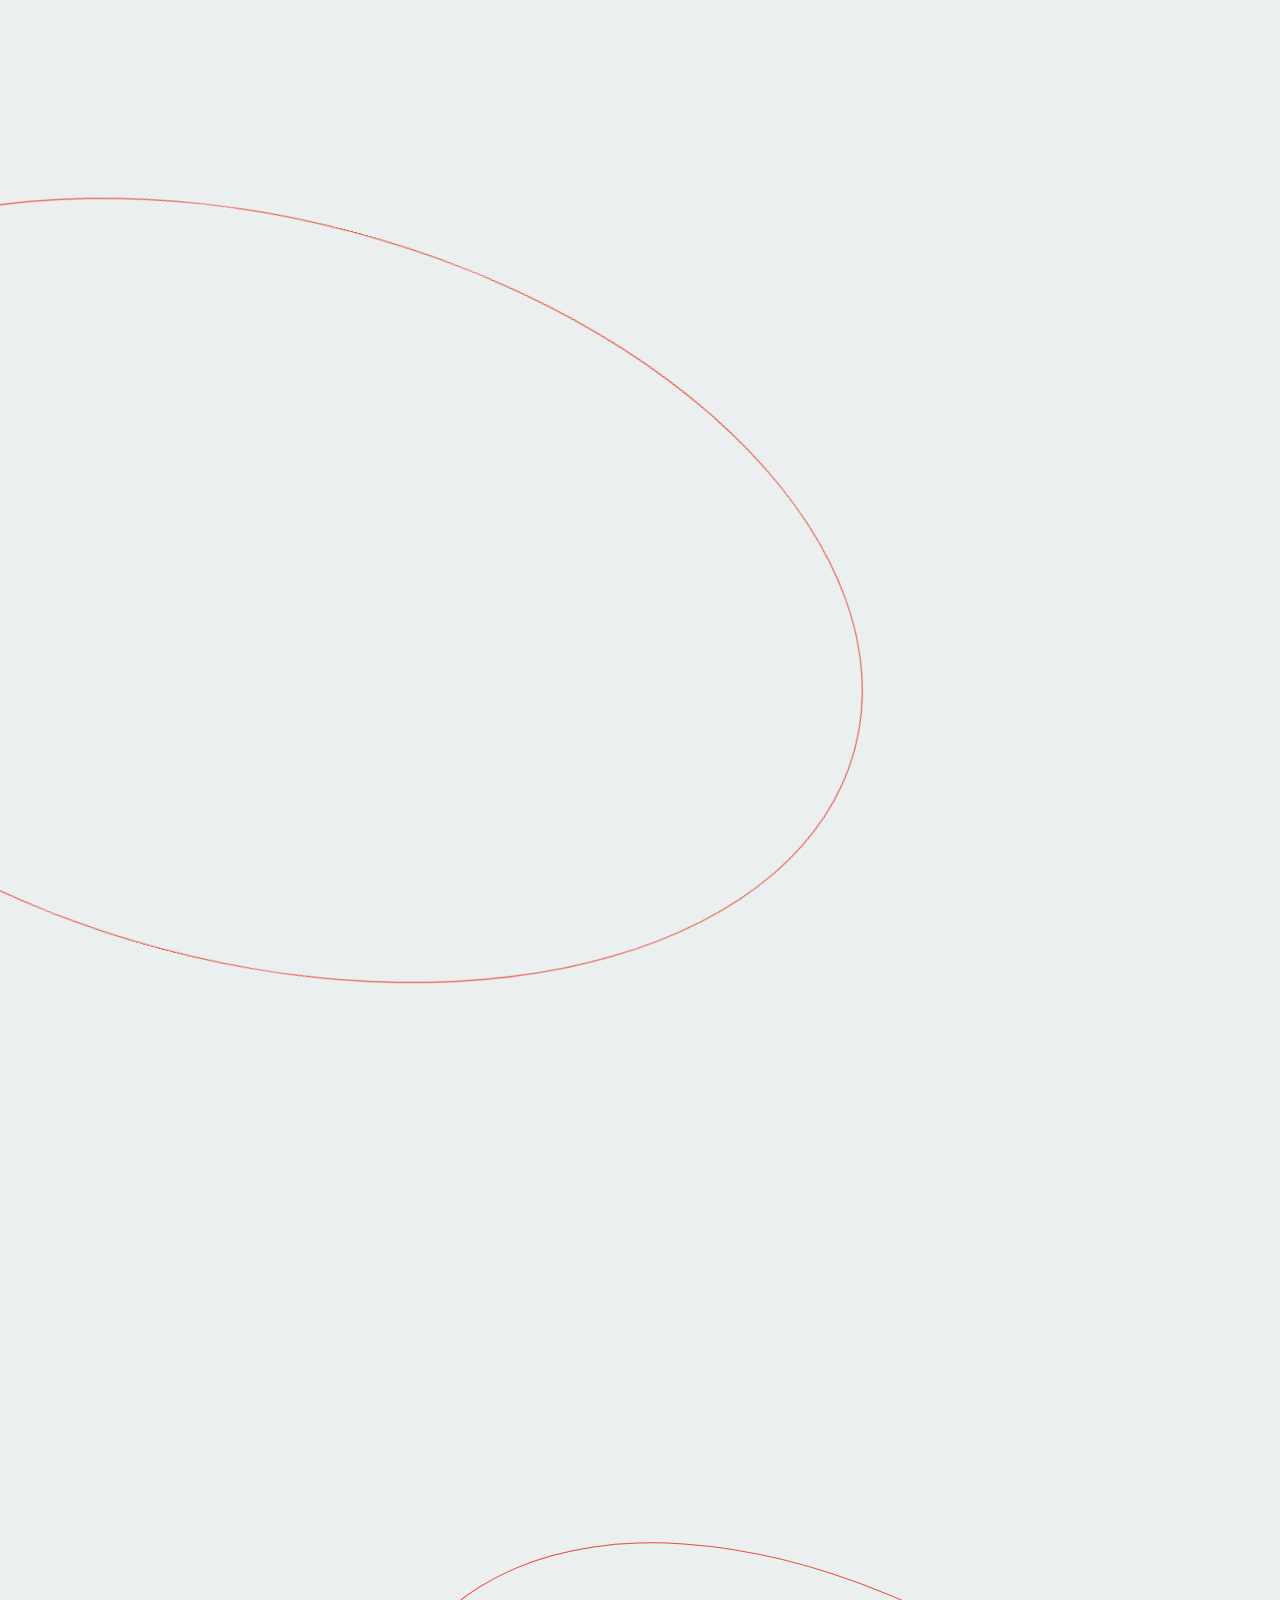
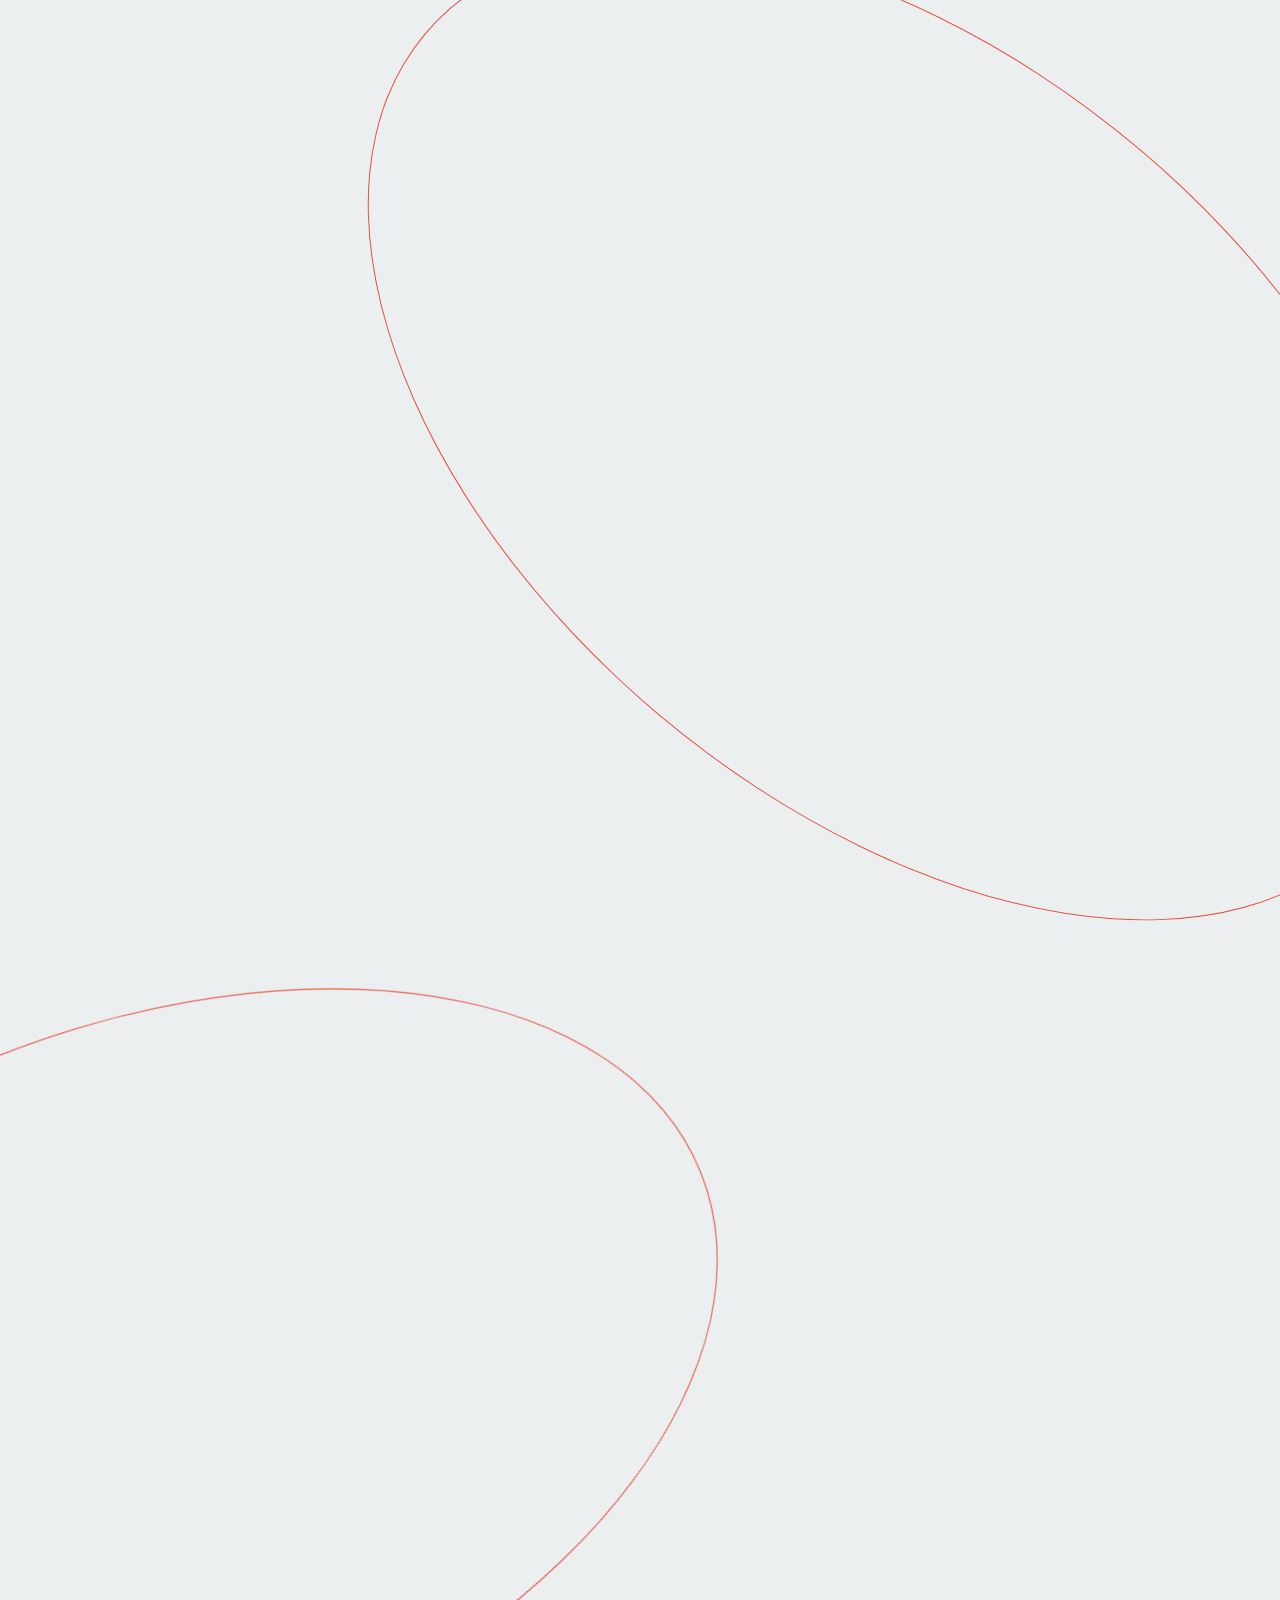
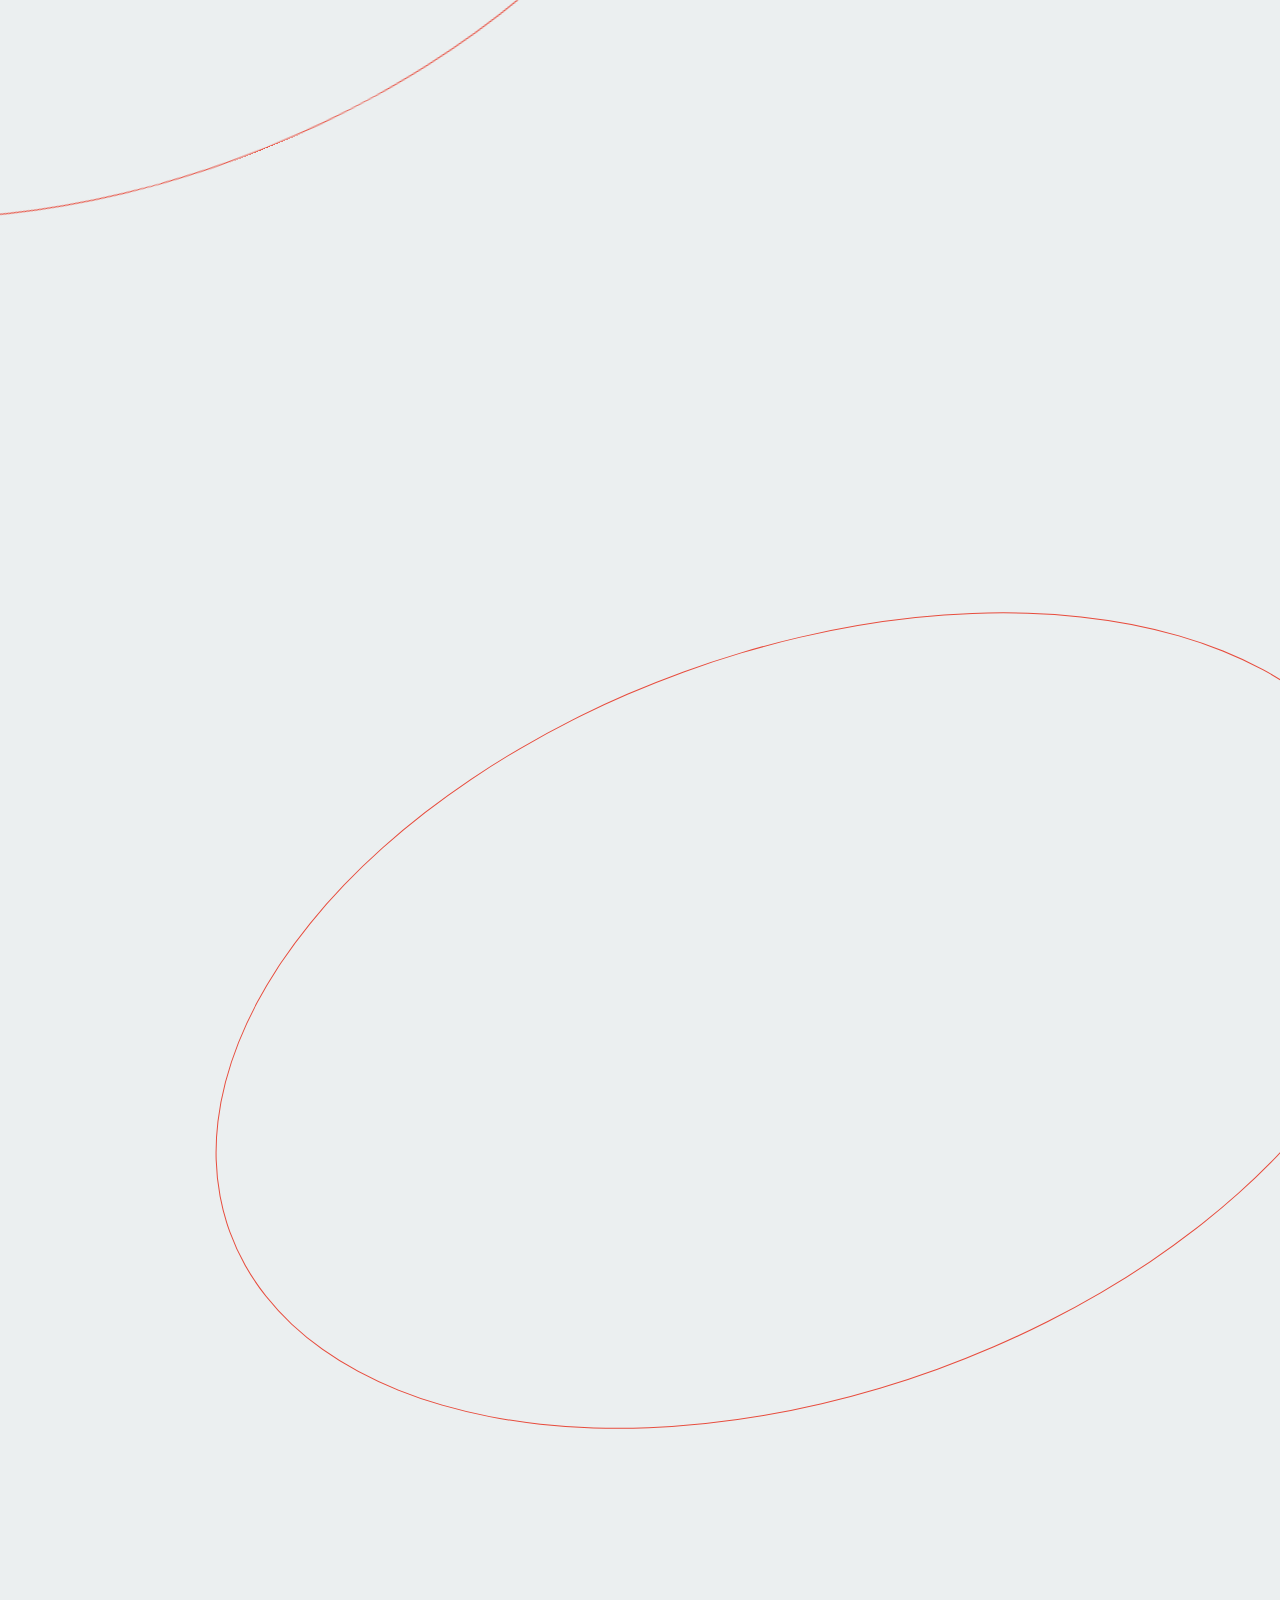
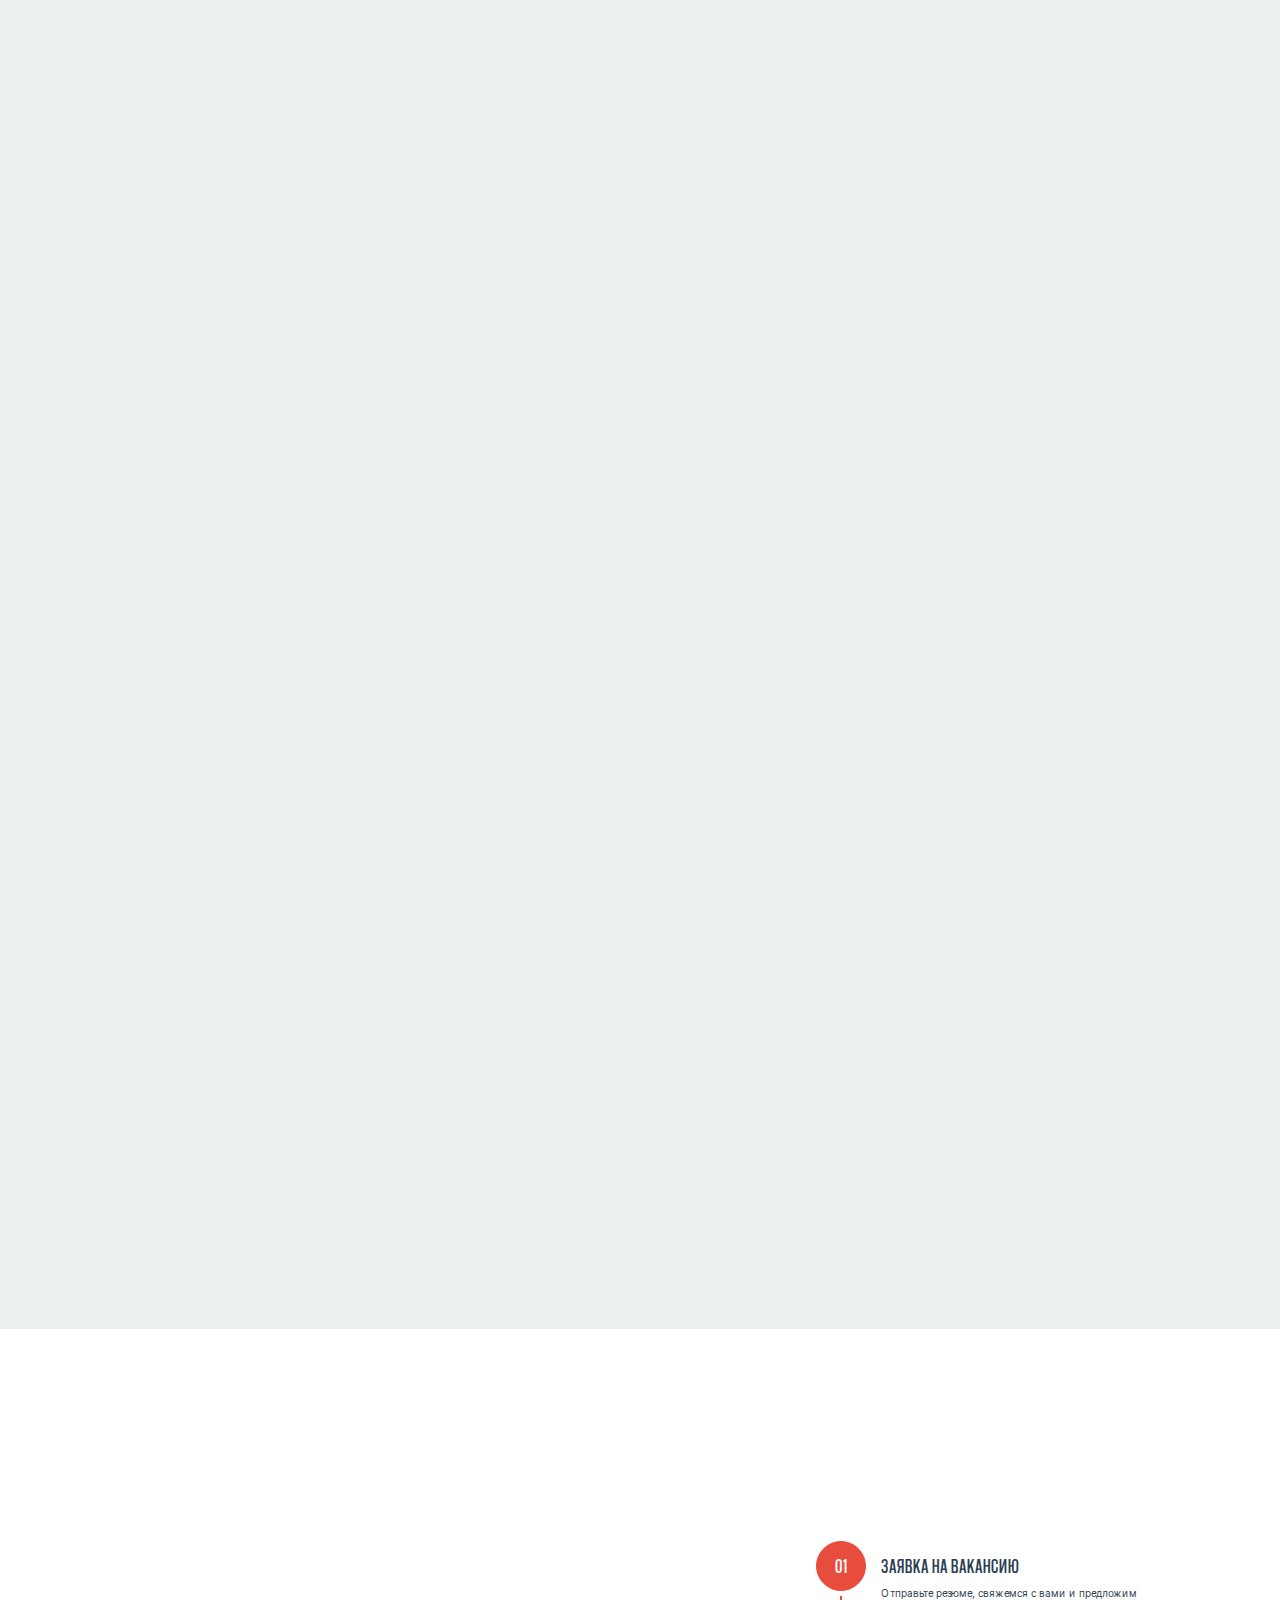
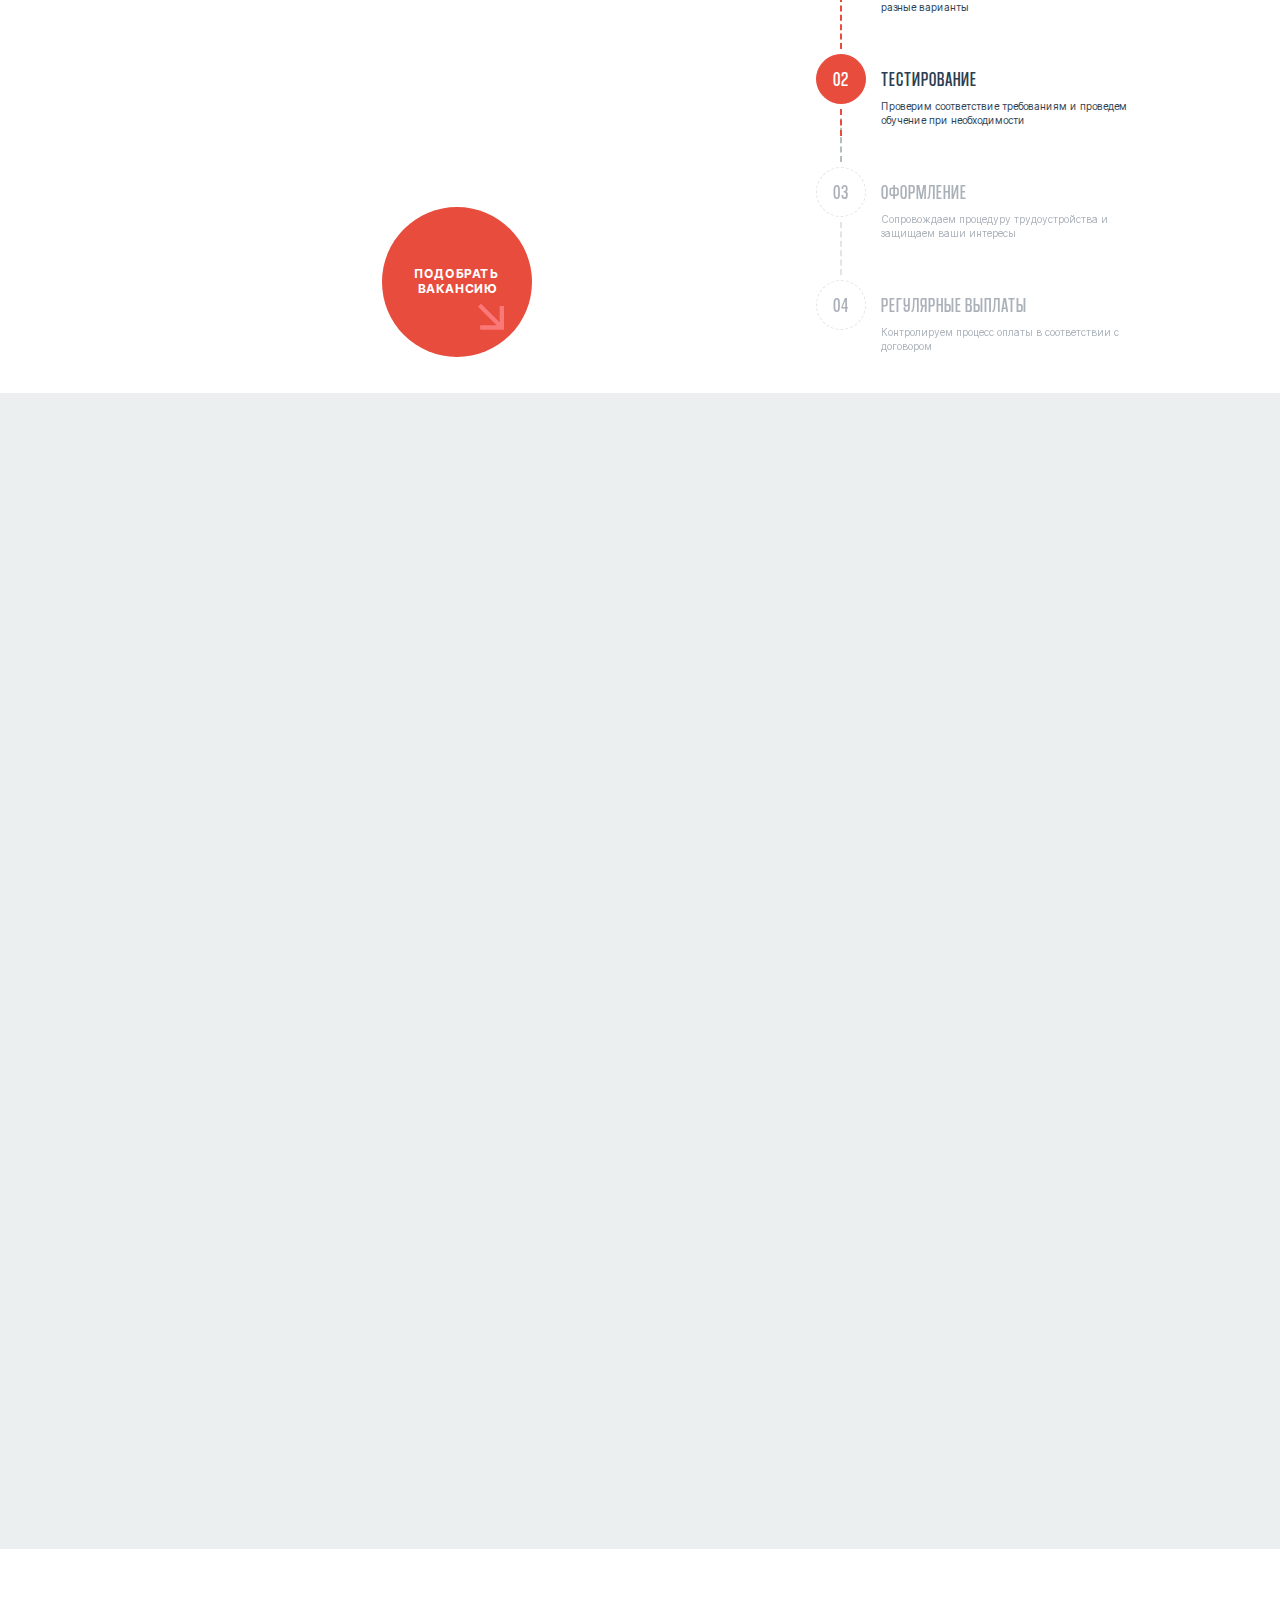
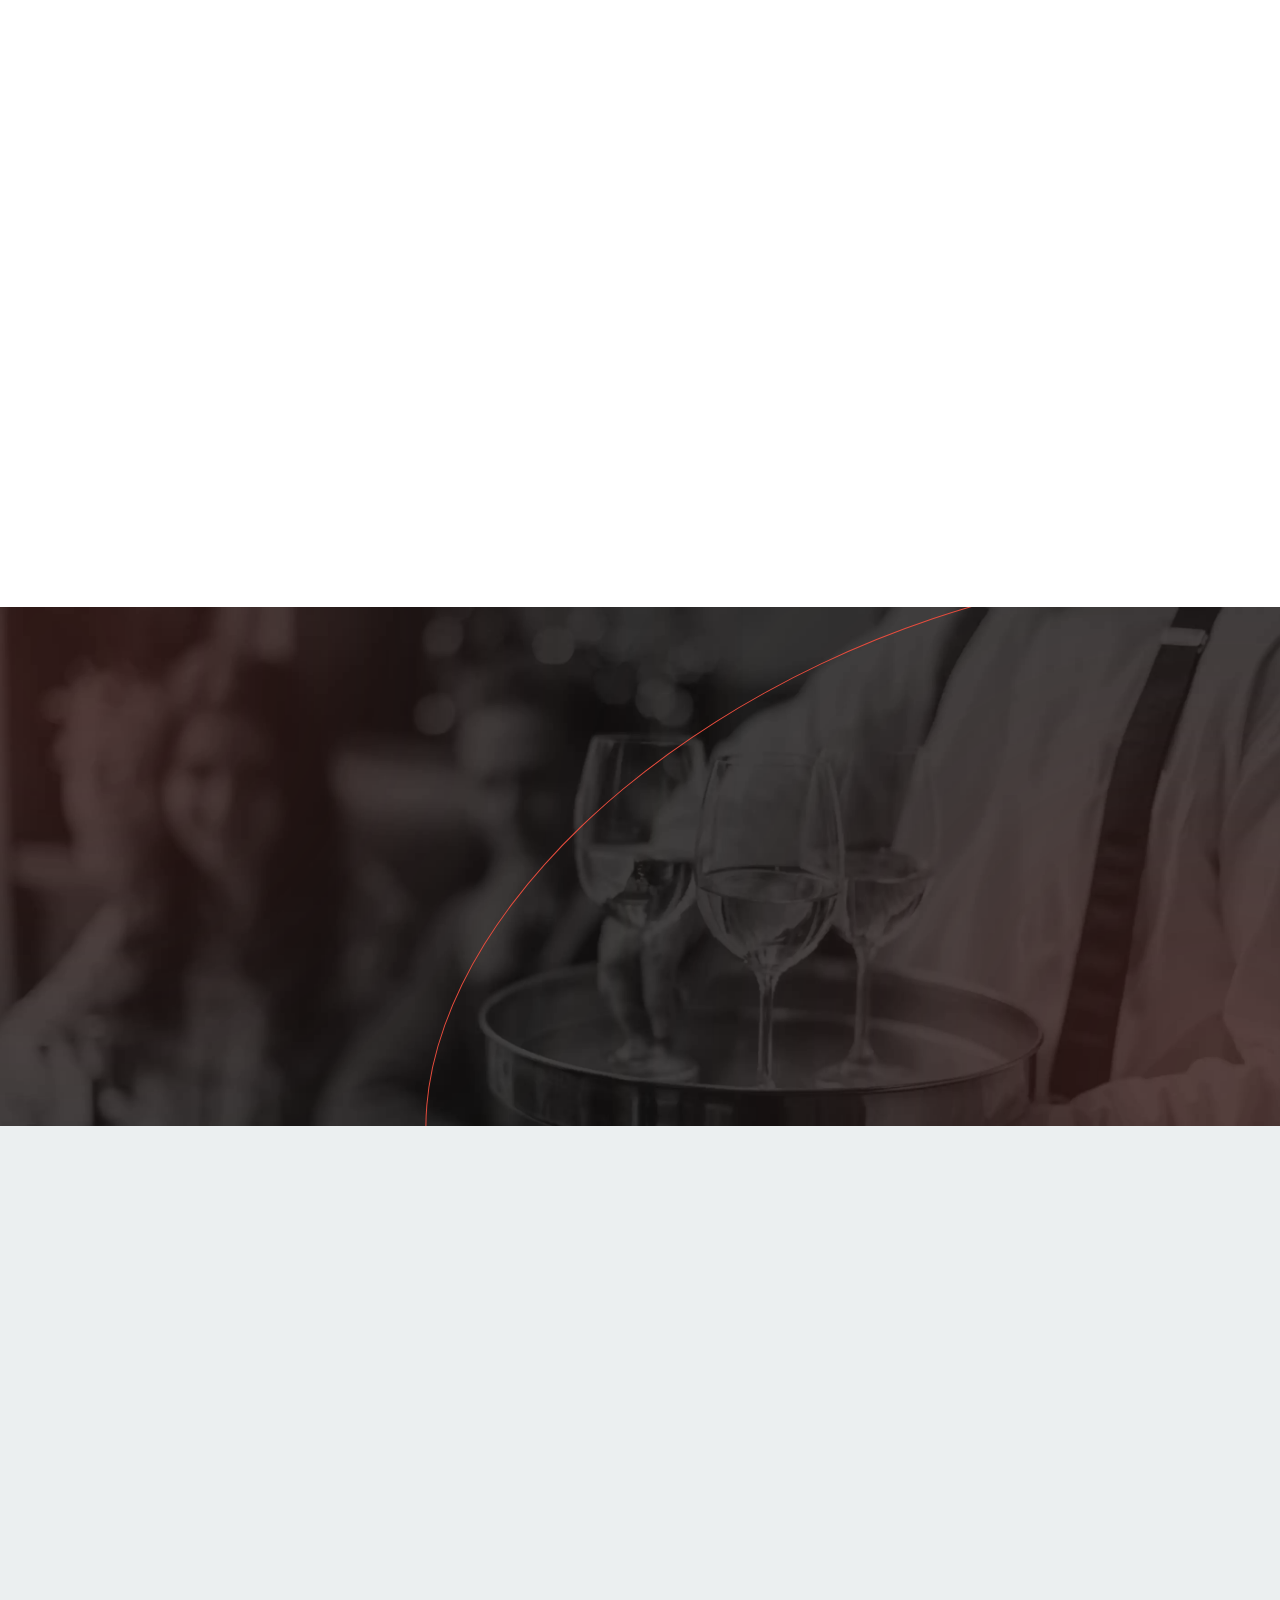
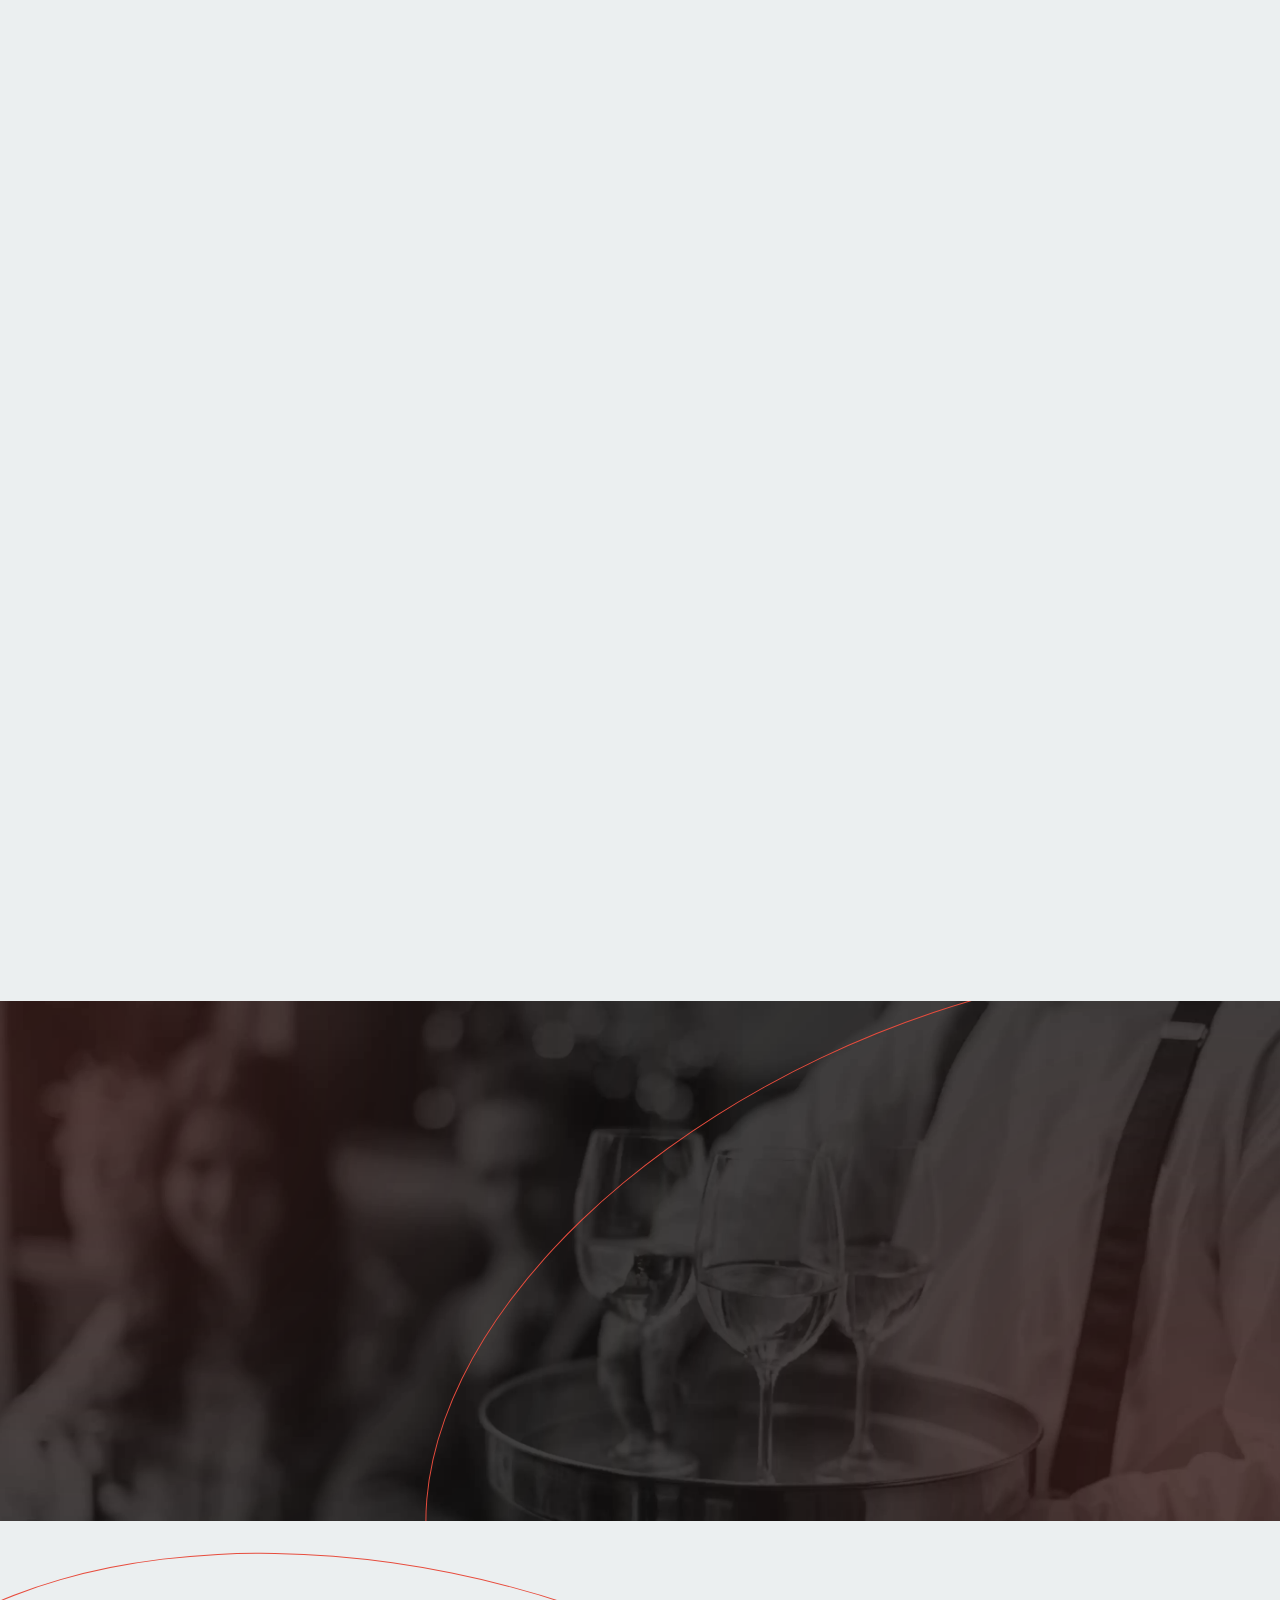
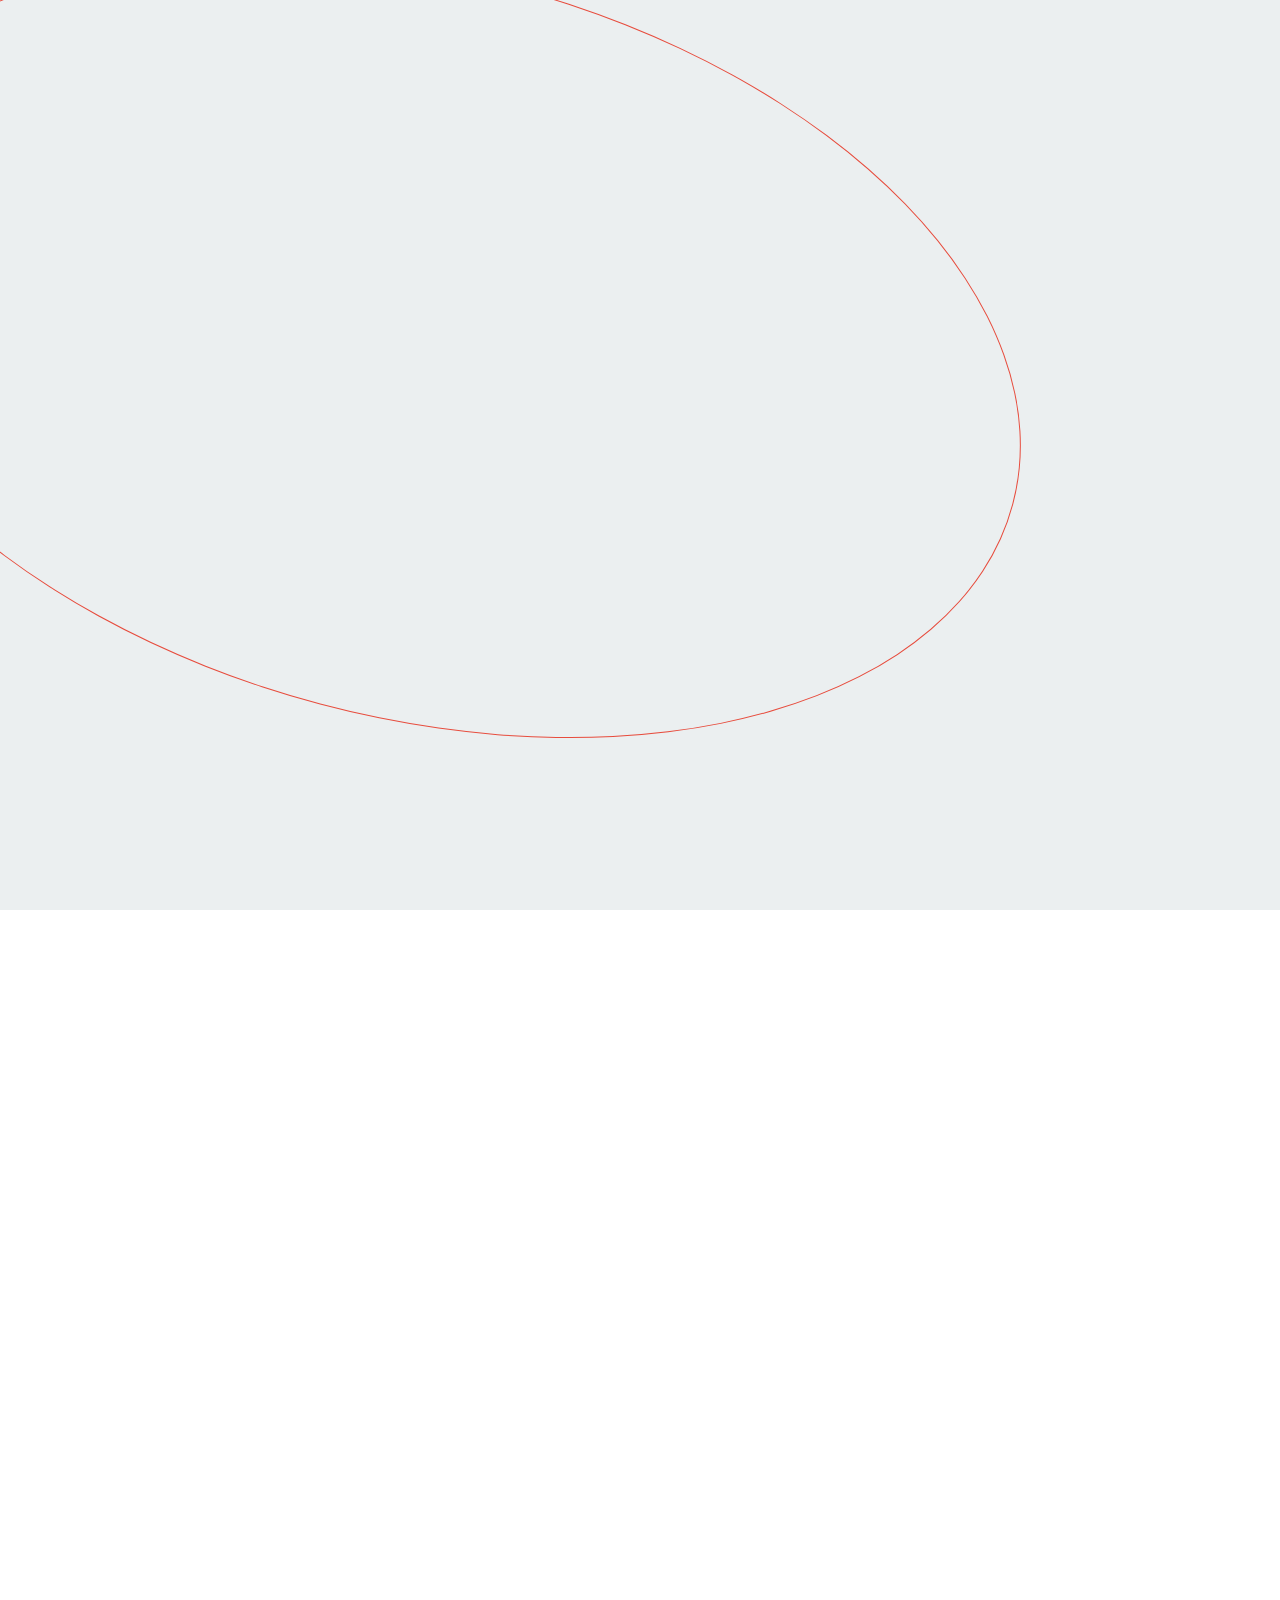
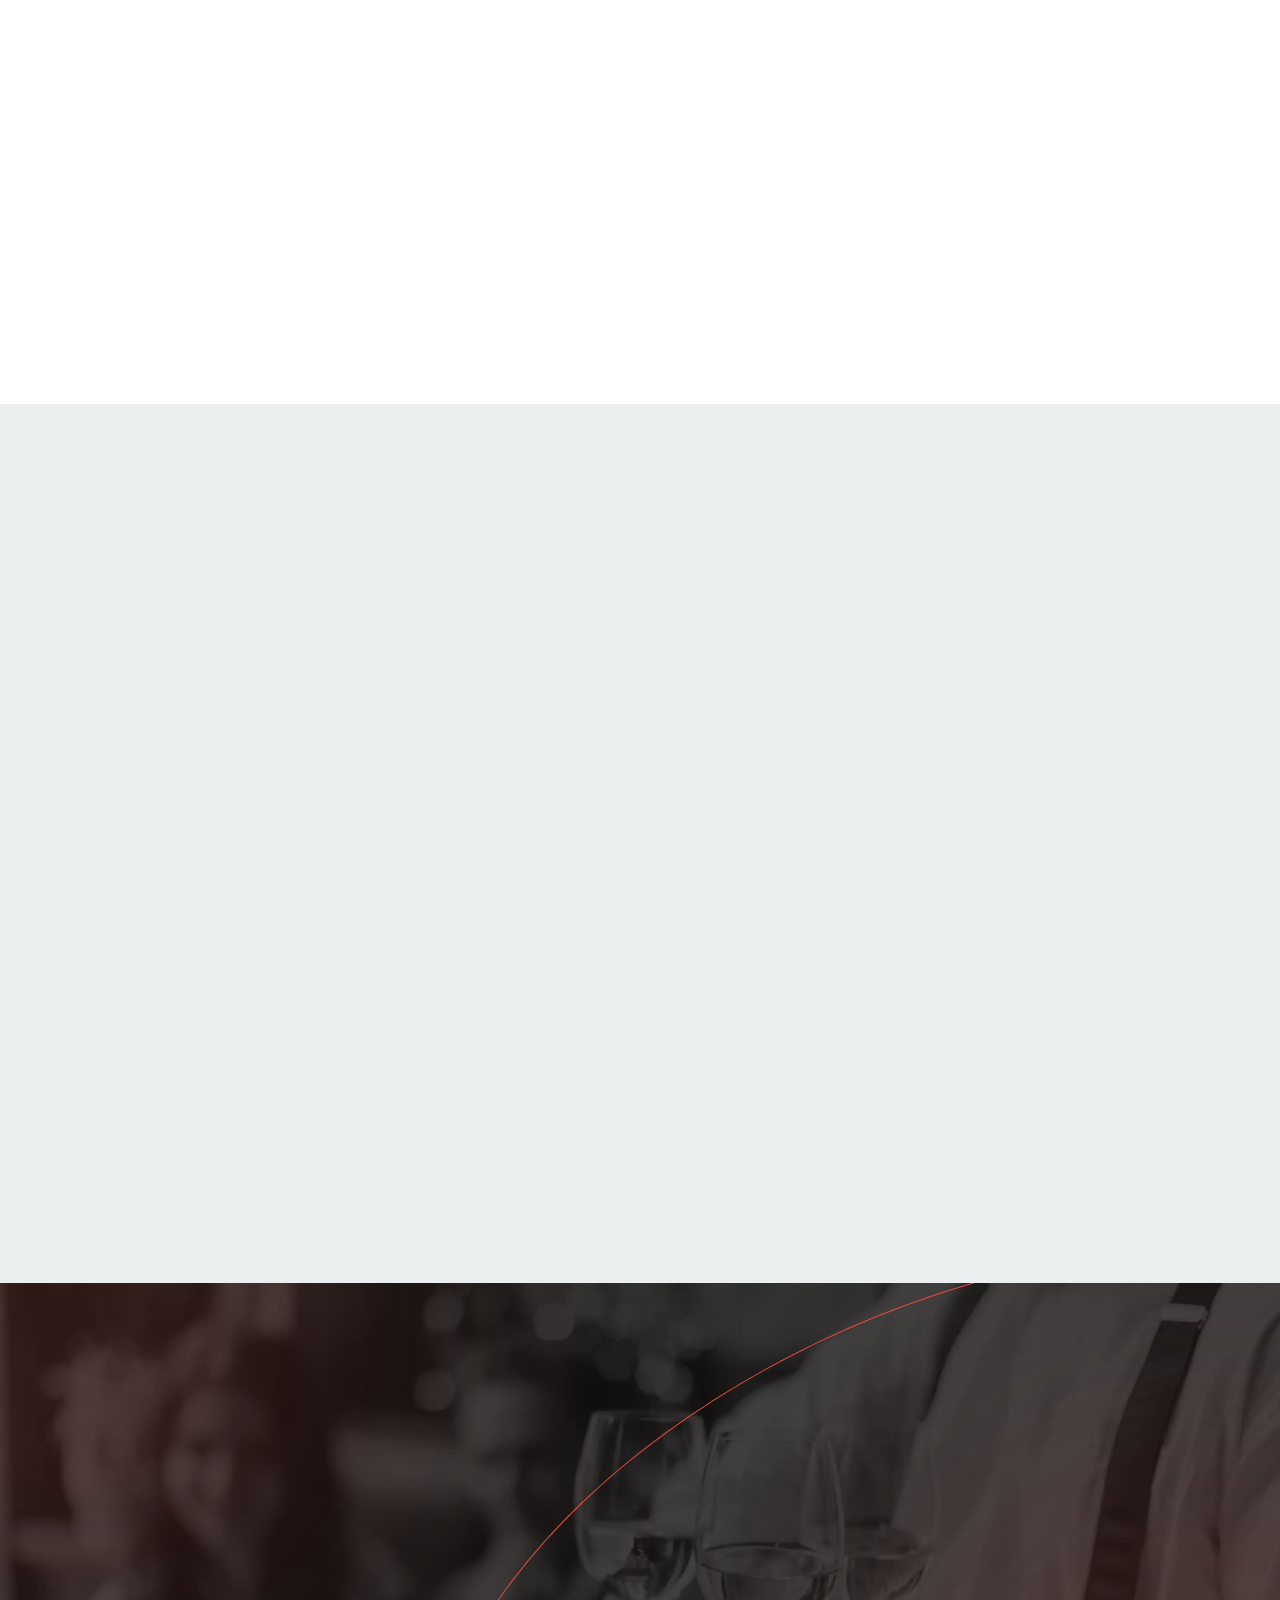
<file: vacancy.html>
<!DOCTYPE html>
<html lang="ru">

<head>
    <meta charset="UTF-8">
    <meta name="viewport" content="width=device-width, initial-scale=1.0">
    <meta name="description" content="">
    <meta name="keywords" content="">
    <meta name="color-scheme" content="light only">
    <link rel="stylesheet" href="css/swiper-bundle.min.css">
    <link rel="stylesheet" href="css/style.min.css">
    <link rel="icon" href="img/favicon.svg" type="image/svg+xml">
    <title>Главная</title>
</head>

<body class="m-page">
    <div class="wrapper">
        <header class="header">
            <div class="container">
                <div class="header__inner">
                    <a href="" class="header__logo">
                        <img src="img/logo.svg" alt="">
                    </a>

                    <div class="menu">
                        <div class="menu__scroll _flex-between">
                            <nav class="nav">
                                <a href="" class="nav__link">Что предлагаем</a>
                                <a href="" class="nav__link">Кого можем предоставить</a>
                                <a href="" class="nav__link">Примеры вакансий</a>
                                <a href="" class="nav__link">Результаты</a>
                                <a href="" class="nav__link">Этапы</a>
                                <a href="" class="nav__link">Кейсы</a>
                                <a href="" class="nav__link">О нас</a>
                            </nav>

                            <a href="" class="header__btn m-btn m-btn-red-outline">
                                <span>Заказать звонок</span>
                            </a>
                        </div>
                    </div>

                    <button class="burger">
                        <img src="img/burger.svg" alt="" class="_view1">
                        <img src="img/burger2.svg" alt="" class="_view2">
                    </button>
                </div>
            </div>

        </header>
        <main class="content">

            <div class="vacancy-main main m-section--gray">
                <span class="consult__round3 _outline-round"></span>
                <div class="container">
                    <div class="main__top">
                        <h1 class="h1 anim-newSing anim-newSing--transform">
                            Вакансии <br>
                            от надежных работодателей
                        </h1>
                        <div class="main__desc anim-newSing anim-newSing--transform">
                            <div class="text20 text16-tablet">
                                Устраивайтесь в авторитетные компании, находите единомышленников, достойную зарплату и признание с StaffQuest
                            </div>
                        </div>
                        <div class="main-slider slider anim-newSing anim-newSing--transform">
                            <div class="swiper-container">
                                <div class="swiper-wrapper">
                                    <div class="swiper-slide">
                                        <div class="vacancy-card">
                                            <div class="vacancy-card__title h3">
                                                Курьер легких заказов
                                            </div>
                                            <div class="vacancy-card__price blue-text">
                                                <div class="h4">
                                                    от 131 700 до 193 400 ₽
                                                </div>
                                            </div>
                                            <div class="vacancy-card__experience">
                                                <span>Без опыта</span>
                                            </div>
                                            <div class="vacancy-card__info _flex">
                                                <img src="img/vacancy-co.webp" alt="">
                                                <span class="text14">Курьерская служба - Курьер</span>
                                            </div>
                                            <div class="vacancy-card__street">
                                                <div class="text14 gray-text">
                                                    Москва, Охотный ряд, Театральная, Чеховская, Тверская улица, 6с1
                                                </div>
                                            </div>
                                            <div class="vacancy-card__nav">
                                                <a href="" class="vacancy-card__btn m-btn m-btn-red-outline">
                                                    <span>Откликнуться</span>
                                                </a>
                                            </div>
                                        </div>
                                    </div>
                                    <div class="swiper-slide">
                                        <div class="vacancy-card">
                                            <div class="vacancy-card__title h3">
                                                Повар-универсал
                                            </div>
                                            <div class="vacancy-card__price blue-text">
                                                <div class="h4">
                                                    85 000 ₽ - 115 000 ₽
                                                </div>
                                            </div>
                                            <div class="vacancy-card__experience">
                                                <span>Опыт 1-3 года</span>
                                            </div>
                                            <div class="vacancy-card__info _flex">
                                                <img src="img/vacancy-co2.webp" alt="">
                                                <span class="text14">МонАрх Москва Отель</span>
                                            </div>
                                            <div class="vacancy-card__street">
                                                <div class="text14 gray-text">
                                                    Москва, Динамо, Ленинградский проспект, 31 А, строение 1
                                                </div>
                                            </div>
                                            <div class="vacancy-card__nav">
                                                <a href="" class="vacancy-card__btn m-btn m-btn-red-outline">
                                                    <span>Откликнуться</span>
                                                </a>
                                            </div>
                                        </div>
                                    </div>
                                    <div class="swiper-slide">
                                        <div class="vacancy-card">
                                            <div class="vacancy-card__title h3">
                                                Сборщик заказов
                                            </div>
                                            <div class="vacancy-card__price blue-text">
                                                <div class="h4">
                                                    до 97 000 ₽ на руки
                                                </div>
                                            </div>
                                            <div class="vacancy-card__experience">
                                                <span>Без опыта</span>
                                            </div>
                                            <div class="vacancy-card__info _flex">
                                                <img src="img/vacancy-co3.webp" alt="">
                                                <span class="text14">СберМаркет</span>
                                            </div>
                                            <div class="vacancy-card__street">
                                                <div class="text14 gray-text">
                                                    Москва
                                                </div>
                                            </div>
                                            <div class="vacancy-card__nav">
                                                <a href="" class="vacancy-card__btn m-btn m-btn-red-outline">
                                                    <span>Откликнуться</span>
                                                </a>
                                            </div>
                                        </div>
                                    </div>
                                    <div class="swiper-slide">
                                        <div class="vacancy-card">
                                            <div class="vacancy-card__title h3">
                                                Горничная <br> в отель 5*
                                            </div>
                                            <div class="vacancy-card__price blue-text">
                                                <div class="h4">
                                                    от 100 000 до 150 000 ₽
                                                </div>
                                            </div>
                                            <div class="vacancy-card__experience">
                                                <span>Опыт 1-3 года</span>
                                            </div>
                                            <div class="vacancy-card__info _flex">
                                                <img src="img/vacancy-co4.webp" alt="">
                                                <span class="text14">ООО Строй-СНАБ</span>
                                            </div>
                                            <div class="vacancy-card__street">
                                                <div class="text14 gray-text">
                                                    Москва, Калужско-Рижская линия, метро Ботанический сад
                                                </div>
                                            </div>
                                            <div class="vacancy-card__nav">
                                                <a href="" class="vacancy-card__btn m-btn m-btn-red-outline">
                                                    <span>Откликнуться</span>
                                                </a>
                                            </div>
                                        </div>
                                    </div>
                                </div>
                            </div>
                        </div>
                    </div>
                </div>
                <a href="" class="round-btn m-btn m-btn-red">
                    <span>Найти работу </span>
                    <svg xmlns="http://www.w3.org/2000/svg" width="104" height="103" viewBox="0 0 104 103" fill="none">
                        <path d="M63.206 68.6836L25.909 31.7452L32.0363 25.6768L69.3333 62.6108L69.3333 30.0586L78 30.0586L78 77.2669L30.3333 77.2669L30.3333 68.6835L63.206 68.6836Z" fill="#FA7878"></path>
                    </svg>
                </a>
                <div class="main__items anim-newSing anim-newSing--transform">
                    <div class="main-card">
                        <div class="main-card__icon">
                            <img src="img/main-icon5.svg" alt="">
                        </div>
                        <div class="main-card__desc text20 text16-tablet">
                            Быстрое трудоустройство <br> за 1–2 дня
                        </div>
                    </div>
                    <div class="main-card">
                        <div class="main-card__icon">
                            <img src="img/main-icon6.svg" alt="">
                        </div>
                        <div class="main-card__desc text20 text16-tablet">
                            Возможность смены направления деятельности
                        </div>
                    </div>
                    <div class="main-card">
                        <div class="main-card__icon">
                            <img src="img/main-icon7.svg" alt="">
                        </div>
                        <div class="main-card__desc text20 text16-tablet">
                            Минимальные требования к <br> соискателям
                        </div>
                    </div>
                    <div class="main-card">
                        <div class="main-card__icon">
                            <img src="img/main-icon8.svg" alt="">
                        </div>
                        <div class="main-card__desc text20 text16-tablet">
                            Удобные и гибкие графики работы
                        </div>
                    </div>
                </div>
            </div>

            <div class="vacancy m-section--gray">
                <div class="vacancy__inner">
                    <div class="container">
                        <div class="vacancy__title h2 anim-newSing anim-newSing--transform"><span>Курьеры:</span> Доставка заказов в различные точки</div>
                    </div>
                    <div class="vacancy__wrap">
                        <div class="vacancy__desc anim-newSing anim-newSing--transform">
                            <div class="vacancy__subtitle h4">Отличный выбор для тех, кому нравится создавать порядок и уют</div>
                            <ul class="m-list">
                                <li>Получайте стабильные выплаты</li>
                                <li>Выбирайте режим и загруженность под себя</li>
                                <li>Работайте в статусных гостиницах и отелях</li>
                                <li>Получайте опыт и двигайтесь по карьерной лестнице</li>
                            </ul>
                        </div>
                        <div class="vacancy__img anim-newSing anim-newSing--transform">
                            <img src="img/vacancy-img.webp" alt="">
                        </div>
                    </div>
                </div>
            </div>

            <div class="vacancy-collection m-section--gray">
                <div class="container">
                    <div class="h4 text-center anim-newSing anim-newSing--transform">
                        Сделайте шаг навстречу работе в комфортных условиях, дружной команде и с достойной оплатой
                    </div>
                    <div class="vacancy-collection__items">
                        <div class="experts-slider slider">
                            <div class="swiper-container">
                                <div class="swiper-wrapper">
                                    <div class="swiper-slide">
                                        <div class="vacancy-card vacancy-card2 anim-newSing anim-newSing--transform">
                                            <div class="vacancy-card__title2 h4">
                                                Повар-универсал
                                            </div>
                                            <div class="vacancy-card__price blue-text">
                                                <div class="h4">
                                                    85 000 ₽ - 115 000 ₽
                                                </div>
                                            </div>
                                            <div class="vacancy-card__experience">
                                                <span>Опыт 1-3 года</span>
                                            </div>
                                            <div class="vacancy-card__desc">
                                                <div class="text20 gray-text">
                                                    Ищем официанта для работы в ресторане, обязанности включают обслуживание гостей и приём заказов. Важны ответственность и вежливость.
                                                </div>
                                            </div>
                                            <div class="vacancy-card__nav">
                                                <a href="" class="vacancy-card__btn m-btn m-btn-red-outline">
                                                    <span>Откликнуться</span>
                                                </a>
                                            </div>
                                        </div>
                                    </div>
                                    <div class="swiper-slide">
                                        <div class="vacancy-card vacancy-card2 anim-newSing anim-newSing--transform">
                                            <div class="vacancy-card__title2 h4">
                                                Повар-универсал
                                            </div>
                                            <div class="vacancy-card__price blue-text">
                                                <div class="h4">
                                                    85 000 ₽ - 115 000 ₽
                                                </div>
                                            </div>
                                            <div class="vacancy-card__experience">
                                                <span>Опыт 1-3 года</span>
                                            </div>
                                            <div class="vacancy-card__desc">
                                                <div class="text20 gray-text">
                                                    Ищем официанта для работы в ресторане, обязанности включают обслуживание гостей и приём заказов. Важны ответственность и вежливость.
                                                </div>
                                            </div>
                                            <div class="vacancy-card__nav">
                                                <a href="" class="vacancy-card__btn m-btn m-btn-red-outline">
                                                    <span>Откликнуться</span>
                                                </a>
                                            </div>
                                        </div>
                                    </div>
                                    <div class="swiper-slide">
                                        <div class="vacancy-card vacancy-card2 anim-newSing anim-newSing--transform">
                                            <div class="vacancy-card__title2 h4">
                                                Повар-универсал
                                            </div>
                                            <div class="vacancy-card__price blue-text">
                                                <div class="h4">
                                                    85 000 ₽ - 115 000 ₽
                                                </div>
                                            </div>
                                            <div class="vacancy-card__experience">
                                                <span>Опыт 1-3 года</span>
                                            </div>
                                            <div class="vacancy-card__desc">
                                                <div class="text20 gray-text">
                                                    Ищем официанта для работы в ресторане, обязанности включают обслуживание гостей и приём заказов. Важны ответственность и вежливость.
                                                </div>
                                            </div>
                                            <div class="vacancy-card__nav">
                                                <a href="" class="vacancy-card__btn m-btn m-btn-red-outline">
                                                    <span>Откликнуться</span>
                                                </a>
                                            </div>
                                        </div>
                                    </div>
                                    <div class="swiper-slide">
                                        <div class="vacancy-card vacancy-card2 anim-newSing anim-newSing--transform">
                                            <div class="vacancy-card__title2 h4">
                                                Повар-универсал
                                            </div>
                                            <div class="vacancy-card__price blue-text">
                                                <div class="h4">
                                                    85 000 ₽ - 115 000 ₽
                                                </div>
                                            </div>
                                            <div class="vacancy-card__experience">
                                                <span>Опыт 1-3 года</span>
                                            </div>
                                            <div class="vacancy-card__desc">
                                                <div class="text20 gray-text">
                                                    Ищем официанта для работы в ресторане, обязанности включают обслуживание гостей и приём заказов. Важны ответственность и вежливость.
                                                </div>
                                            </div>
                                            <div class="vacancy-card__nav">
                                                <a href="" class="vacancy-card__btn m-btn m-btn-red-outline">
                                                    <span>Откликнуться</span>
                                                </a>
                                            </div>
                                        </div>
                                    </div>
                                </div>
                            </div>
                        </div>
                    </div>
                </div>
            </div>

            <div class="vacancy m-section--gray">
                <div class="vacancy__inner">
                    <div class="container">
                        <div class="vacancy__title h2 anim-newSing anim-newSing--transform"><span>сборщики:</span> Сборка заказов на складах и в магазинах</div>
                    </div>
                    <div class="vacancy__wrap">
                        <div class="vacancy__desc anim-newSing anim-newSing--transform">
                            <div class="vacancy__subtitle h4">Отличный выбор для тех, кому нравится создавать порядок и уют</div>
                            <ul class="m-list">
                                <li>Получайте стабильные выплаты</li>
                                <li>Выбирайте режим и загруженность под себя</li>
                                <li>Работайте в статусных гостиницах и отелях</li>
                                <li>Получайте опыт и двигайтесь по карьерной лестнице</li>
                            </ul>
                        </div>
                        <div class="vacancy__img anim-newSing anim-newSing--transform">
                            <img src="img/vacancy-img2.webp" alt="">
                        </div>
                    </div>
                </div>
                <span class="_outline-round _outline-round2"></span>
            </div>

            <div class="vacancy-collection m-section--gray">
                <div class="container">
                    <div class="h4 text-center anim-newSing anim-newSing--transform">
                        Сделайте шаг навстречу работе в комфортных условиях, дружной команде и с достойной оплатой
                    </div>
                    <div class="vacancy-collection__items">
                        <div class="experts-slider slider">
                            <div class="swiper-container">
                                <div class="swiper-wrapper">
                                    <div class="swiper-slide">
                                        <div class="vacancy-card vacancy-card2 anim-newSing anim-newSing--transform">
                                            <div class="vacancy-card__title2 h4">
                                                Повар-универсал
                                            </div>
                                            <div class="vacancy-card__price blue-text">
                                                <div class="h4">
                                                    85 000 ₽ - 115 000 ₽
                                                </div>
                                            </div>
                                            <div class="vacancy-card__experience">
                                                <span>Опыт 1-3 года</span>
                                            </div>
                                            <div class="vacancy-card__desc">
                                                <div class="text20 gray-text">
                                                    Ищем официанта для работы в ресторане, обязанности включают обслуживание гостей и приём заказов. Важны ответственность и вежливость.
                                                </div>
                                            </div>
                                            <div class="vacancy-card__nav">
                                                <a href="" class="vacancy-card__btn m-btn m-btn-red-outline">
                                                    <span>Откликнуться</span>
                                                </a>
                                            </div>
                                        </div>
                                    </div>
                                    <div class="swiper-slide">
                                        <div class="vacancy-card vacancy-card2 anim-newSing anim-newSing--transform">
                                            <div class="vacancy-card__title2 h4">
                                                Повар-универсал
                                            </div>
                                            <div class="vacancy-card__price blue-text">
                                                <div class="h4">
                                                    85 000 ₽ - 115 000 ₽
                                                </div>
                                            </div>
                                            <div class="vacancy-card__experience">
                                                <span>Опыт 1-3 года</span>
                                            </div>
                                            <div class="vacancy-card__desc">
                                                <div class="text20 gray-text">
                                                    Ищем официанта для работы в ресторане, обязанности включают обслуживание гостей и приём заказов. Важны ответственность и вежливость.
                                                </div>
                                            </div>
                                            <div class="vacancy-card__nav">
                                                <a href="" class="vacancy-card__btn m-btn m-btn-red-outline">
                                                    <span>Откликнуться</span>
                                                </a>
                                            </div>
                                        </div>
                                    </div>
                                    <div class="swiper-slide">
                                        <div class="vacancy-card vacancy-card2 anim-newSing anim-newSing--transform">
                                            <div class="vacancy-card__title2 h4">
                                                Повар-универсал
                                            </div>
                                            <div class="vacancy-card__price blue-text">
                                                <div class="h4">
                                                    85 000 ₽ - 115 000 ₽
                                                </div>
                                            </div>
                                            <div class="vacancy-card__experience">
                                                <span>Опыт 1-3 года</span>
                                            </div>
                                            <div class="vacancy-card__desc">
                                                <div class="text20 gray-text">
                                                    Ищем официанта для работы в ресторане, обязанности включают обслуживание гостей и приём заказов. Важны ответственность и вежливость.
                                                </div>
                                            </div>
                                            <div class="vacancy-card__nav">
                                                <a href="" class="vacancy-card__btn m-btn m-btn-red-outline">
                                                    <span>Откликнуться</span>
                                                </a>
                                            </div>
                                        </div>
                                    </div>
                                    <div class="swiper-slide">
                                        <div class="vacancy-card vacancy-card2 anim-newSing anim-newSing--transform">
                                            <div class="vacancy-card__title2 h4">
                                                Повар-универсал
                                            </div>
                                            <div class="vacancy-card__price blue-text">
                                                <div class="h4">
                                                    85 000 ₽ - 115 000 ₽
                                                </div>
                                            </div>
                                            <div class="vacancy-card__experience">
                                                <span>Опыт 1-3 года</span>
                                            </div>
                                            <div class="vacancy-card__desc">
                                                <div class="text20 gray-text">
                                                    Ищем официанта для работы в ресторане, обязанности включают обслуживание гостей и приём заказов. Важны ответственность и вежливость.
                                                </div>
                                            </div>
                                            <div class="vacancy-card__nav">
                                                <a href="" class="vacancy-card__btn m-btn m-btn-red-outline">
                                                    <span>Откликнуться</span>
                                                </a>
                                            </div>
                                        </div>
                                    </div>
                                </div>
                            </div>
                        </div>
                    </div>
                </div>
            </div>

            <div class="vacancy m-section--gray">
                <div class="vacancy__inner">
                    <div class="container">
                        <div class="vacancy__title h2 anim-newSing anim-newSing--transform"><span>Горничные:</span> работа в отелях, супермаркетах и других точках</div>
                    </div>
                    <div class="vacancy__wrap">
                        <div class="vacancy__desc anim-newSing anim-newSing--transform">
                            <div class="vacancy__subtitle h4">Отличный выбор для тех, кому нравится создавать порядок и уют</div>
                            <ul class="m-list">
                                <li>Получайте стабильные выплаты</li>
                                <li>Выбирайте режим и загруженность под себя</li>
                                <li>Работайте в статусных гостиницах и отелях</li>
                                <li>Получайте опыт и двигайтесь по карьерной лестнице</li>
                            </ul>
                        </div>
                        <div class="vacancy__img anim-newSing anim-newSing--transform">
                            <img src="img/vacancy-img5.webp" alt="">
                        </div>
                    </div>
                </div>
                <span class="_outline-round _outline-round5"></span>
            </div>

            <div class="vacancy-collection m-section--gray">
                <div class="container">
                    <div class="h4 text-center anim-newSing anim-newSing--transform">
                        Сделайте шаг навстречу работе в комфортных условиях, дружной команде и с достойной оплатой
                    </div>
                    <div class="vacancy-collection__items">
                        <div class="experts-slider slider">
                            <div class="swiper-container">
                                <div class="swiper-wrapper">
                                    <div class="swiper-slide">
                                        <div class="vacancy-card vacancy-card2 anim-newSing anim-newSing--transform">
                                            <div class="vacancy-card__title2 h4">
                                                Повар-универсал
                                            </div>
                                            <div class="vacancy-card__price blue-text">
                                                <div class="h4">
                                                    85 000 ₽ - 115 000 ₽
                                                </div>
                                            </div>
                                            <div class="vacancy-card__experience">
                                                <span>Опыт 1-3 года</span>
                                            </div>
                                            <div class="vacancy-card__desc">
                                                <div class="text20 gray-text">
                                                    Ищем официанта для работы в ресторане, обязанности включают обслуживание гостей и приём заказов. Важны ответственность и вежливость.
                                                </div>
                                            </div>
                                            <div class="vacancy-card__nav">
                                                <a href="" class="vacancy-card__btn m-btn m-btn-red-outline">
                                                    <span>Откликнуться</span>
                                                </a>
                                            </div>
                                        </div>
                                    </div>
                                    <div class="swiper-slide">
                                        <div class="vacancy-card vacancy-card2 anim-newSing anim-newSing--transform">
                                            <div class="vacancy-card__title2 h4">
                                                Повар-универсал
                                            </div>
                                            <div class="vacancy-card__price blue-text">
                                                <div class="h4">
                                                    85 000 ₽ - 115 000 ₽
                                                </div>
                                            </div>
                                            <div class="vacancy-card__experience">
                                                <span>Опыт 1-3 года</span>
                                            </div>
                                            <div class="vacancy-card__desc">
                                                <div class="text20 gray-text">
                                                    Ищем официанта для работы в ресторане, обязанности включают обслуживание гостей и приём заказов. Важны ответственность и вежливость.
                                                </div>
                                            </div>
                                            <div class="vacancy-card__nav">
                                                <a href="" class="vacancy-card__btn m-btn m-btn-red-outline">
                                                    <span>Откликнуться</span>
                                                </a>
                                            </div>
                                        </div>
                                    </div>
                                    <div class="swiper-slide">
                                        <div class="vacancy-card vacancy-card2 anim-newSing anim-newSing--transform">
                                            <div class="vacancy-card__title2 h4">
                                                Повар-универсал
                                            </div>
                                            <div class="vacancy-card__price blue-text">
                                                <div class="h4">
                                                    85 000 ₽ - 115 000 ₽
                                                </div>
                                            </div>
                                            <div class="vacancy-card__experience">
                                                <span>Опыт 1-3 года</span>
                                            </div>
                                            <div class="vacancy-card__desc">
                                                <div class="text20 gray-text">
                                                    Ищем официанта для работы в ресторане, обязанности включают обслуживание гостей и приём заказов. Важны ответственность и вежливость.
                                                </div>
                                            </div>
                                            <div class="vacancy-card__nav">
                                                <a href="" class="vacancy-card__btn m-btn m-btn-red-outline">
                                                    <span>Откликнуться</span>
                                                </a>
                                            </div>
                                        </div>
                                    </div>
                                    <div class="swiper-slide">
                                        <div class="vacancy-card vacancy-card2 anim-newSing anim-newSing--transform">
                                            <div class="vacancy-card__title2 h4">
                                                Повар-универсал
                                            </div>
                                            <div class="vacancy-card__price blue-text">
                                                <div class="h4">
                                                    85 000 ₽ - 115 000 ₽
                                                </div>
                                            </div>
                                            <div class="vacancy-card__experience">
                                                <span>Опыт 1-3 года</span>
                                            </div>
                                            <div class="vacancy-card__desc">
                                                <div class="text20 gray-text">
                                                    Ищем официанта для работы в ресторане, обязанности включают обслуживание гостей и приём заказов. Важны ответственность и вежливость.
                                                </div>
                                            </div>
                                            <div class="vacancy-card__nav">
                                                <a href="" class="vacancy-card__btn m-btn m-btn-red-outline">
                                                    <span>Откликнуться</span>
                                                </a>
                                            </div>
                                        </div>
                                    </div>
                                </div>
                            </div>
                        </div>
                    </div>
                </div>
            </div>

            <div class="vacancy m-section--gray">
                <div class="vacancy__inner">
                    <div class="container">
                        <div class="vacancy__title h2 anim-newSing anim-newSing--transform"><span>Повара:</span> вакансии с перспективой развития компетенций</div>
                    </div>
                    <div class="vacancy__wrap">
                        <div class="vacancy__desc anim-newSing anim-newSing--transform">
                            <div class="vacancy__subtitle h4">Подходящие варианты для тех, кто хочет развиваться в профессии с нуля и расширять квалификацию:</div>
                            <ul class="m-list">
                                <li>Работайте в заведениях с хорошей репутацией</li>
                                <li>Выбирайте режим и загруженность под себя</li>
                                <li>Будьте уверены в своевременной оплате</li>
                                <li>Получите возможности для карьерного роста</li>
                            </ul>
                        </div>
                        <div class="vacancy__img anim-newSing anim-newSing--transform">
                            <img src="img/vacancy-img4.webp" alt="">
                        </div>
                    </div>
                </div>
                <span class="_outline-round _outline-round4"></span>
            </div>

            <div class="vacancy-collection m-section--gray">
                <div class="container">
                    <div class="h4 text-center anim-newSing anim-newSing--transform">
                        Сделайте шаг навстречу работе в комфортных условиях, дружной команде и с достойной оплатой
                    </div>
                    <div class="vacancy-collection__items">
                        <div class="experts-slider slider">
                            <div class="swiper-container">
                                <div class="swiper-wrapper">
                                    <div class="swiper-slide">
                                        <div class="vacancy-card vacancy-card2 anim-newSing anim-newSing--transform">
                                            <div class="vacancy-card__title2 h4">
                                                Повар-универсал
                                            </div>
                                            <div class="vacancy-card__price blue-text">
                                                <div class="h4">
                                                    85 000 ₽ - 115 000 ₽
                                                </div>
                                            </div>
                                            <div class="vacancy-card__experience">
                                                <span>Опыт 1-3 года</span>
                                            </div>
                                            <div class="vacancy-card__desc">
                                                <div class="text20 gray-text">
                                                    Ищем официанта для работы в ресторане, обязанности включают обслуживание гостей и приём заказов. Важны ответственность и вежливость.
                                                </div>
                                            </div>
                                            <div class="vacancy-card__nav">
                                                <a href="" class="vacancy-card__btn m-btn m-btn-red-outline">
                                                    <span>Откликнуться</span>
                                                </a>
                                            </div>
                                        </div>
                                    </div>
                                    <div class="swiper-slide">
                                        <div class="vacancy-card vacancy-card2 anim-newSing anim-newSing--transform">
                                            <div class="vacancy-card__title2 h4">
                                                Повар-универсал
                                            </div>
                                            <div class="vacancy-card__price blue-text">
                                                <div class="h4">
                                                    85 000 ₽ - 115 000 ₽
                                                </div>
                                            </div>
                                            <div class="vacancy-card__experience">
                                                <span>Опыт 1-3 года</span>
                                            </div>
                                            <div class="vacancy-card__desc">
                                                <div class="text20 gray-text">
                                                    Ищем официанта для работы в ресторане, обязанности включают обслуживание гостей и приём заказов. Важны ответственность и вежливость.
                                                </div>
                                            </div>
                                            <div class="vacancy-card__nav">
                                                <a href="" class="vacancy-card__btn m-btn m-btn-red-outline">
                                                    <span>Откликнуться</span>
                                                </a>
                                            </div>
                                        </div>
                                    </div>
                                    <div class="swiper-slide">
                                        <div class="vacancy-card vacancy-card2 anim-newSing anim-newSing--transform">
                                            <div class="vacancy-card__title2 h4">
                                                Повар-универсал
                                            </div>
                                            <div class="vacancy-card__price blue-text">
                                                <div class="h4">
                                                    85 000 ₽ - 115 000 ₽
                                                </div>
                                            </div>
                                            <div class="vacancy-card__experience">
                                                <span>Опыт 1-3 года</span>
                                            </div>
                                            <div class="vacancy-card__desc">
                                                <div class="text20 gray-text">
                                                    Ищем официанта для работы в ресторане, обязанности включают обслуживание гостей и приём заказов. Важны ответственность и вежливость.
                                                </div>
                                            </div>
                                            <div class="vacancy-card__nav">
                                                <a href="" class="vacancy-card__btn m-btn m-btn-red-outline">
                                                    <span>Откликнуться</span>
                                                </a>
                                            </div>
                                        </div>
                                    </div>
                                    <div class="swiper-slide">
                                        <div class="vacancy-card vacancy-card2 anim-newSing anim-newSing--transform">
                                            <div class="vacancy-card__title2 h4">
                                                Повар-универсал
                                            </div>
                                            <div class="vacancy-card__price blue-text">
                                                <div class="h4">
                                                    85 000 ₽ - 115 000 ₽
                                                </div>
                                            </div>
                                            <div class="vacancy-card__experience">
                                                <span>Опыт 1-3 года</span>
                                            </div>
                                            <div class="vacancy-card__desc">
                                                <div class="text20 gray-text">
                                                    Ищем официанта для работы в ресторане, обязанности включают обслуживание гостей и приём заказов. Важны ответственность и вежливость.
                                                </div>
                                            </div>
                                            <div class="vacancy-card__nav">
                                                <a href="" class="vacancy-card__btn m-btn m-btn-red-outline">
                                                    <span>Откликнуться</span>
                                                </a>
                                            </div>
                                        </div>
                                    </div>
                                </div>
                            </div>
                        </div>
                    </div>
                </div>
            </div>

            <div class="vacancy m-section--gray">
                <div class="vacancy__inner">
                    <div class="container">
                        <div class="vacancy__title h2 anim-newSing anim-newSing--transform"><span>Официанты:</span> Работайте с удовольствием и ежедневной оплатой</div>
                    </div>
                    <div class="vacancy__wrap">
                        <div class="vacancy__desc anim-newSing anim-newSing--transform">
                            <div class="vacancy__subtitle h4">Подберём лучшие варианты вакансий для коммуникабельных соискателей вне зависимости от опыта и образования</div>
                            <ul class="m-list">
                                <li>Работайте в лучших ресторанах и кафе</li>
                                <li>Выбирайте заведение рядом с домом</li>
                                <li>Совмещайте с учебой или другой работой</li>
                                <li>Формируйте подходящий график сами</li>
                                <li>Получайте выплаты за каждую смену</li>
                                <li>Повышайте доход за счет чаевых</li>
                            </ul>
                        </div>
                        <div class="vacancy__img anim-newSing anim-newSing--transform">
                            <img src="img/vacancy-img3.webp" alt="">
                        </div>
                    </div>
                </div>
                <span class="_outline-round _outline-round3"></span>
            </div>

            <div class="vacancy-collection m-section--gray">
                <div class="container">
                    <div class="h4 text-center anim-newSing anim-newSing--transform">
                        Сделайте шаг навстречу работе в комфортных условиях, дружной команде и с достойной оплатой
                    </div>
                    <div class="vacancy-collection__items">
                        <div class="experts-slider slider">
                            <div class="swiper-container">
                                <div class="swiper-wrapper">
                                    <div class="swiper-slide">
                                        <div class="vacancy-card vacancy-card2 anim-newSing anim-newSing--transform">
                                            <div class="vacancy-card__title2 h4">
                                                Повар-универсал
                                            </div>
                                            <div class="vacancy-card__price blue-text">
                                                <div class="h4">
                                                    85 000 ₽ - 115 000 ₽
                                                </div>
                                            </div>
                                            <div class="vacancy-card__experience">
                                                <span>Опыт 1-3 года</span>
                                            </div>
                                            <div class="vacancy-card__desc">
                                                <div class="text20 gray-text">
                                                    Ищем официанта для работы в ресторане, обязанности включают обслуживание гостей и приём заказов. Важны ответственность и вежливость.
                                                </div>
                                            </div>
                                            <div class="vacancy-card__nav">
                                                <a href="" class="vacancy-card__btn m-btn m-btn-red-outline">
                                                    <span>Откликнуться</span>
                                                </a>
                                            </div>
                                        </div>
                                    </div>
                                    <div class="swiper-slide">
                                        <div class="vacancy-card vacancy-card2 anim-newSing anim-newSing--transform">
                                            <div class="vacancy-card__title2 h4">
                                                Повар-универсал
                                            </div>
                                            <div class="vacancy-card__price blue-text">
                                                <div class="h4">
                                                    85 000 ₽ - 115 000 ₽
                                                </div>
                                            </div>
                                            <div class="vacancy-card__experience">
                                                <span>Опыт 1-3 года</span>
                                            </div>
                                            <div class="vacancy-card__desc">
                                                <div class="text20 gray-text">
                                                    Ищем официанта для работы в ресторане, обязанности включают обслуживание гостей и приём заказов. Важны ответственность и вежливость.
                                                </div>
                                            </div>
                                            <div class="vacancy-card__nav">
                                                <a href="" class="vacancy-card__btn m-btn m-btn-red-outline">
                                                    <span>Откликнуться</span>
                                                </a>
                                            </div>
                                        </div>
                                    </div>
                                    <div class="swiper-slide">
                                        <div class="vacancy-card vacancy-card2 anim-newSing anim-newSing--transform">
                                            <div class="vacancy-card__title2 h4">
                                                Повар-универсал
                                            </div>
                                            <div class="vacancy-card__price blue-text">
                                                <div class="h4">
                                                    85 000 ₽ - 115 000 ₽
                                                </div>
                                            </div>
                                            <div class="vacancy-card__experience">
                                                <span>Опыт 1-3 года</span>
                                            </div>
                                            <div class="vacancy-card__desc">
                                                <div class="text20 gray-text">
                                                    Ищем официанта для работы в ресторане, обязанности включают обслуживание гостей и приём заказов. Важны ответственность и вежливость.
                                                </div>
                                            </div>
                                            <div class="vacancy-card__nav">
                                                <a href="" class="vacancy-card__btn m-btn m-btn-red-outline">
                                                    <span>Откликнуться</span>
                                                </a>
                                            </div>
                                        </div>
                                    </div>
                                    <div class="swiper-slide">
                                        <div class="vacancy-card vacancy-card2 anim-newSing anim-newSing--transform">
                                            <div class="vacancy-card__title2 h4">
                                                Повар-универсал
                                            </div>
                                            <div class="vacancy-card__price blue-text">
                                                <div class="h4">
                                                    85 000 ₽ - 115 000 ₽
                                                </div>
                                            </div>
                                            <div class="vacancy-card__experience">
                                                <span>Опыт 1-3 года</span>
                                            </div>
                                            <div class="vacancy-card__desc">
                                                <div class="text20 gray-text">
                                                    Ищем официанта для работы в ресторане, обязанности включают обслуживание гостей и приём заказов. Важны ответственность и вежливость.
                                                </div>
                                            </div>
                                            <div class="vacancy-card__nav">
                                                <a href="" class="vacancy-card__btn m-btn m-btn-red-outline">
                                                    <span>Откликнуться</span>
                                                </a>
                                            </div>
                                        </div>
                                    </div>
                                </div>
                            </div>
                        </div>
                    </div>
                </div>
            </div>

            <div class="find m-section--gray">
                <div class="container">
                    <div class="h2 text-center anim-newSing anim-newSing--transform">
                        Найдите свою сферу <br> и подходящую вакансию
                    </div>
                    <div class="_mt60 anim-newSing anim-newSing--transform">
                        <div class="h4">
                            Регулярно добавляем новые позиции и подбираем варианты в соответствии с пожеланиями соискателя:
                        </div>
                    </div>
                    <div class="_mt60 grid grid4 grid-tablet2 grid-mob">
                        <div class="candidate-card candidate-card2 anim-newSing anim-newSing--transform">
                            <div class="candidate-card__img m-backdrop">
                                <img src="img/candidate6.webp" alt="">
                            </div>
                            <div class="candidate-card__content">
                                <div class="h4">
                                    Курьер
                                </div>
                                <div class="text20 text16-tablet">
                                    Перспектива карьерного роста и увеличения дохода
                                </div>
                                <a href="" class="candidate-card__btn m-btn m-btn-red-outline">
                                    <span>Отправить резюме</span>
                                </a>
                            </div>
                        </div>
                        <div class="candidate-card candidate-card2 anim-newSing anim-newSing--transform">
                            <div class="candidate-card__img m-backdrop">
                                <img src="img/candidate7.webp" alt="">
                            </div>
                            <div class="candidate-card__content">
                                <div class="h4">
                                    Фасовщик
                                </div>
                                <div class="text20 text16-tablet">
                                    Ритмичная работа, ночные и дневные смены
                                </div>
                                <a href="" class="candidate-card__btn m-btn m-btn-red-outline">
                                    <span>Отправить резюме</span>
                                </a>
                            </div>
                        </div>
                        <div class="candidate-card candidate-card2 anim-newSing anim-newSing--transform">
                            <div class="candidate-card__img m-backdrop">
                                <img src="img/candidate8.webp" alt="">
                            </div>
                            <div class="candidate-card__content">
                                <div class="h4">
                                    Кассир
                                </div>
                                <div class="text20 text16-tablet">
                                    На полную или частичную занятость
                                </div>
                                <a href="" class="candidate-card__btn m-btn m-btn-red-outline">
                                    <span>Отправить резюме</span>
                                </a>
                            </div>
                        </div>
                        <div class="candidate-card candidate-card2 anim-newSing anim-newSing--transform">
                            <div class="candidate-card__img m-backdrop">
                                <img src="img/candidate9.webp" alt="">
                            </div>
                            <div class="candidate-card__content">
                                <div class="h4">
                                    Продавец-консультант
                                </div>
                                <div class="text20 text16-tablet">
                                    Различные направления и типы товара
                                </div>
                                <a href="" class="candidate-card__btn m-btn m-btn-red-outline">
                                    <span>Отправить резюме</span>
                                </a>
                            </div>
                        </div>
                    </div>
                </div>
            </div>

            <div class="vacancy-collection m-section--gray">
                <div class="container">
                    <div class="h4 text-center anim-newSing anim-newSing--transform">
                        Сделайте шаг навстречу работе в комфортных условиях, дружной команде и с достойной оплатой
                    </div>
                    <div class="vacancy-collection__items">
                        <div class="experts-slider slider">
                            <div class="swiper-container">
                                <div class="swiper-wrapper">
                                    <div class="swiper-slide">
                                        <div class="vacancy-card vacancy-card2 anim-newSing anim-newSing--transform">
                                            <div class="vacancy-card__title2 h4">
                                                Повар-универсал
                                            </div>
                                            <div class="vacancy-card__price blue-text">
                                                <div class="h4">
                                                    85 000 ₽ - 115 000 ₽
                                                </div>
                                            </div>
                                            <div class="vacancy-card__experience">
                                                <span>Опыт 1-3 года</span>
                                            </div>
                                            <div class="vacancy-card__desc">
                                                <div class="text20 gray-text">
                                                    Ищем официанта для работы в ресторане, обязанности включают обслуживание гостей и приём заказов. Важны ответственность и вежливость.
                                                </div>
                                            </div>
                                            <div class="vacancy-card__nav">
                                                <a href="" class="vacancy-card__btn m-btn m-btn-red-outline">
                                                    <span>Откликнуться</span>
                                                </a>
                                            </div>
                                        </div>
                                    </div>
                                    <div class="swiper-slide">
                                        <div class="vacancy-card vacancy-card2 anim-newSing anim-newSing--transform">
                                            <div class="vacancy-card__title2 h4">
                                                Повар-универсал
                                            </div>
                                            <div class="vacancy-card__price blue-text">
                                                <div class="h4">
                                                    85 000 ₽ - 115 000 ₽
                                                </div>
                                            </div>
                                            <div class="vacancy-card__experience">
                                                <span>Опыт 1-3 года</span>
                                            </div>
                                            <div class="vacancy-card__desc">
                                                <div class="text20 gray-text">
                                                    Ищем официанта для работы в ресторане, обязанности включают обслуживание гостей и приём заказов. Важны ответственность и вежливость.
                                                </div>
                                            </div>
                                            <div class="vacancy-card__nav">
                                                <a href="" class="vacancy-card__btn m-btn m-btn-red-outline">
                                                    <span>Откликнуться</span>
                                                </a>
                                            </div>
                                        </div>
                                    </div>
                                    <div class="swiper-slide">
                                        <div class="vacancy-card vacancy-card2 anim-newSing anim-newSing--transform">
                                            <div class="vacancy-card__title2 h4">
                                                Повар-универсал
                                            </div>
                                            <div class="vacancy-card__price blue-text">
                                                <div class="h4">
                                                    85 000 ₽ - 115 000 ₽
                                                </div>
                                            </div>
                                            <div class="vacancy-card__experience">
                                                <span>Опыт 1-3 года</span>
                                            </div>
                                            <div class="vacancy-card__desc">
                                                <div class="text20 gray-text">
                                                    Ищем официанта для работы в ресторане, обязанности включают обслуживание гостей и приём заказов. Важны ответственность и вежливость.
                                                </div>
                                            </div>
                                            <div class="vacancy-card__nav">
                                                <a href="" class="vacancy-card__btn m-btn m-btn-red-outline">
                                                    <span>Откликнуться</span>
                                                </a>
                                            </div>
                                        </div>
                                    </div>
                                    <div class="swiper-slide">
                                        <div class="vacancy-card vacancy-card2 anim-newSing anim-newSing--transform">
                                            <div class="vacancy-card__title2 h4">
                                                Повар-универсал
                                            </div>
                                            <div class="vacancy-card__price blue-text">
                                                <div class="h4">
                                                    85 000 ₽ - 115 000 ₽
                                                </div>
                                            </div>
                                            <div class="vacancy-card__experience">
                                                <span>Опыт 1-3 года</span>
                                            </div>
                                            <div class="vacancy-card__desc">
                                                <div class="text20 gray-text">
                                                    Ищем официанта для работы в ресторане, обязанности включают обслуживание гостей и приём заказов. Важны ответственность и вежливость.
                                                </div>
                                            </div>
                                            <div class="vacancy-card__nav">
                                                <a href="" class="vacancy-card__btn m-btn m-btn-red-outline">
                                                    <span>Откликнуться</span>
                                                </a>
                                            </div>
                                        </div>
                                    </div>
                                </div>
                            </div>
                        </div>
                    </div>
                </div>
            </div>

            <div class="process m-section">
                <div class="container">
                    <div class="h2 anim-newSing anim-newSing--transform">
                        <span class="h2__row">Простой процесс</span>
                        <span class="h2__row">трудоустройства</span>
                    </div>
                    <div class="process__wrap">
                        <div class="process__col">
                            <div class="process__info anim-newSing anim-newSing--transform">
                                <div class="process__info-desc text20 text16-tablet">
                                    Подбираем варианты вакансий, соответствующие вашим пожеланиям, опыту и уровню компетенций. Реагируем быстро и нацелены на результат — предоставим лучшее место работы
                                </div>
                                <div class="process__info-title h1 red-text">
                                    4 шага
                                </div>
                            </div>
                        </div>
                        <div class="process__col2">
                            <div class="process__items">
                                <div class="process-item _done anim-newSing anim-newSing--transform">
                                    <div class="process-item__num">
                                        <span class="h4">01</span>
                                    </div>
                                    <div class="process-item__content">
                                        <div class="process-item__top">
                                            <div class="h4">
                                                Заявка на вакансию
                                            </div>
                                        </div>
                                        <div class="process-item__desc text20">
                                            Отправьте резюме, свяжемся с вами и предложим разные варианты
                                        </div>
                                    </div>
                                </div>
                                <div class="process-item _active anim-newSing anim-newSing--transform">
                                    <div class="process-item__num">
                                        <span class="h4">02</span>
                                    </div>
                                    <div class="process-item__content">
                                        <div class="process-item__top">
                                            <div class="h4">
                                                Тестирование
                                            </div>
                                        </div>
                                        <div class="process-item__desc text20">
                                            Проверим соответствие требованиям и проведем обучение при необходимости
                                        </div>
                                    </div>
                                </div>
                                <div class="process-item  anim-newSing anim-newSing--transform">
                                    <div class="process-item__num">
                                        <span class="h4">03</span>
                                    </div>
                                    <div class="process-item__content">
                                        <div class="process-item__top">
                                            <div class="h4">
                                                Оформление
                                            </div>
                                        </div>
                                        <div class="process-item__desc text20">
                                            Сопровождаем процедуру трудоустройства и защищаем ваши интересы
                                        </div>
                                    </div>
                                </div>
                                <div class="process-item  anim-newSing anim-newSing--transform">
                                    <div class="process-item__num">
                                        <span class="h4">04</span>
                                    </div>
                                    <div class="process-item__content">
                                        <div class="process-item__top">
                                            <div class="h4">
                                                Регулярные выплаты
                                            </div>
                                        </div>
                                        <div class="process-item__desc text20">
                                            Контролируем процесс оплаты в соответствии с договором
                                        </div>
                                    </div>
                                </div>
                            </div>
                        </div>
                    </div>
                </div>
                <a href="" class="round-btn m-btn m-btn-red">
                    <span>Подобрать вакансию</span>
                    <svg xmlns="http://www.w3.org/2000/svg" width="104" height="103" viewBox="0 0 104 103" fill="none">
                        <path d="M63.206 68.6836L25.909 31.7452L32.0363 25.6768L69.3333 62.6108L69.3333 30.0586L78 30.0586L78 77.2669L30.3333 77.2669L30.3333 68.6835L63.206 68.6836Z" fill="#FA7878"></path>
                    </svg>
                </a>
            </div>

            <div class="partners m-section m-section--gray">
                <div class="container">
                    <div class="partners__inner">
                        <div class="partners__title h2 anim-newSing anim-newSing--transform">
                            <span class="h2__row">Сотрудничаем с крупными</span>
                            <span class="h2__row">и ответственными компаниями</span>
                        </div>
                        <div class="partners__subtitle anim-newSing anim-newSing--transform">
                            <span class="h4">На правах официального партнера федеральных сетей предоставляем лучшие условия:</span>
                        </div>
                    </div>
                </div>
                <div class="partners__cards anim-newSing anim-newSing--transform">
                    <div class="partner-card">
                        <img src="img/partner-card__img.webp" alt="">
                    </div>
                    <div class="partner-card">
                        <img src="img/partner-card__img2.webp" alt="">
                    </div>
                    <div class="partner-card">
                        <img src="img/partner-card__img3.webp" alt="">
                    </div>
                    <div class="partner-card partner-card--blue">
                        <div class="partner-card__text">
                            <span class="h4">Всегда большой выбор вакансий</span>
                        </div>
                    </div>
                    <div class="partner-card">
                        <img src="img/partner-card__img4.webp" alt="">
                    </div>
                    <div class="partner-card partner-card--blue">
                        <div class="partner-card__text">
                            <span class="h4">Проверяем добросовестность работодателей</span>
                        </div>
                    </div>
                    <div class="partner-card">
                        <img src="img/partner-card__img5.webp" alt="">
                    </div>
                    <div class="partner-card">
                        <img src="img/partner-card__img6.webp" alt="">
                    </div>
                    <div class="partner-card">
                        <img src="img/partner-card__img7.webp" alt="">
                    </div>
                    <div class="partner-card partner-card--blue">
                        <div class="partner-card__text">
                            <span class="h4">Контролируем выполнение обязательств перед вами</span>
                        </div>
                    </div>
                    <div class="partner-card">
                        <img src="img/partner-card__img8.webp" alt="">
                    </div>
                    <div class="partner-card">
                        <img src="img/partner-card__img9.webp" alt="">
                    </div>
                    <span class="_outline-round"></span>
                </div>
            </div>

            <div class="advantages2 m-section">
                <div class="container">
                    <div class="advantages2__inner">
                        <div class="advantages2__title h2 anim-newSing anim-newSing--transform">
                            <span class="h2__row">Стабильные выплаты</span>
                            <span class="h2__row">и уверенность в завтрашнем дне</span>
                            <span class="h2__row">всегда на первом месте</span>
                        </div>
                        <div class="advantages2__cards">
                            <div class="advantage2-card anim-newSing anim-newSing--transform">
                                <div class="advantage2-card__icon">
                                    <img src="img/advantage2-card__icon.svg" alt="">
                                </div>
                                <div class="advantage2-card__text">
                                    <p class="text20 text16-tablet">Нужная вакансия без долгих поисков</p>
                                </div>
                            </div>
                            <div class="advantage2-card anim-newSing anim-newSing--transform">
                                <div class="advantage2-card__icon">
                                    <img src="img/advantage2-card__icon2.svg" alt="">
                                </div>
                                <div class="advantage2-card__text">
                                    <p class="text20 text16-tablet">Надежный работодатель</p>
                                </div>
                            </div>
                            <div class="advantage2-card anim-newSing anim-newSing--transform">
                                <div class="advantage2-card__icon">
                                    <img src="img/advantage2-card__icon3.svg" alt="">
                                </div>
                                <div class="advantage2-card__text">
                                    <p class="text20 text16-tablet">Дружный коллектив</p>
                                </div>
                            </div>
                            <div class="advantage2-card anim-newSing anim-newSing--transform">
                                <div class="advantage2-card__icon">
                                    <img src="img/advantage2-card__icon4.svg" alt="">
                                </div>
                                <div class="advantage2-card__text">
                                    <p class="text20 text16-tablet">Финансовое благополучие</p>
                                </div>
                            </div>
                            <div class="advantage2-card anim-newSing anim-newSing--transform">
                                <div class="advantage2-card__icon">
                                    <img src="img/advantage2-card__icon5.svg" alt="">
                                </div>
                                <div class="advantage2-card__text">
                                    <p class="text20 text16-tablet">Профессиональный рост</p>
                                </div>
                            </div>
                            <div class="advantage2-card anim-newSing anim-newSing--transform">
                                <div class="advantage2-card__icon">
                                    <img src="img/advantage2-card__icon6.svg" alt="">
                                </div>
                                <div class="advantage2-card__text">
                                    <p class="text20 text16-tablet">Реализация амбиций</p>
                                </div>
                            </div>
                        </div>
                    </div>
                </div>
            </div>

            <div class="consult m-section">
                <img src="img/consult-bg3.webp" alt="" class="consult__bg">
                <span class="consult__round _round"></span>
                <span class="consult__round2 _round"></span>
                <span class="consult__round3 _outline-round"></span>
                <div class="container">
                    <div class="consult__top anim-newSing anim-newSing--transform">
                        <div class="h2 text-center">
                            Доверьтесь специалистам Staff QuestI и уже завтра выходите на работу
                        </div>
                    </div>
                    <div class="consult__subtitle anim-newSing anim-newSing--transform _mt60 text-center">
                        <div class="h4">
                            Трудитесь в удобном графике и получайте выплаты с первой смены
                        </div>
                    </div>

                    <form class="consult-form anim-newSing anim-newSing--transform grid grid4 grid-tablet2 grid-mob _mt60">
                        <div class="fg">
                            <input type="text" placeholder="Ваше имя">
                        </div>
                        <div class="fg">
                            <input type="tel" placeholder="Номер телефона">
                        </div>
                        <div class="fg">
                            <input type="email" placeholder="E-mail">
                        </div>
                        <button class="consult-form__btn m-btn m-btn-big m-btn-red">
                            <span>Найти специалистов</span>
                        </button>
                    </form>
                </div>
            </div>

            <div class="info m-section m-section--gray">
                <div class="container">
                    <div class="info__inner">
                        <div class="info__title h4 anim-newSing anim-newSing--transform">
                            <span>Действуем без промедлений:</span>
                            устроим день в день
                        </div>
                        <div class="info__text anim-newSing anim-newSing--transform">
                            <p class="h3">Понимаем вашу потребность в денежных средствах, поэтому готовы подобрать подходящую вакансию в течение 24 часов. При выполнении определённых условий есть возм<span>ожность выйти на работу уже в день обращения. Начинайте зарабатывать без стресса и долгих ожиданий обратной связи от руководителей. Обеспечим быстрое трудоустройство к работодателю с хорошей репутацией</span></p>
                        </div>
                    </div>
                </div>
            </div>

            <section class="advantages3 m-section m-section--gray">
                <div class="container">
                    <div class="advantages3__inner">
                        <div class="advantages3__title h2 anim-newSing anim-newSing--transform">
                            <span class="h2__row">Минимальные требования,</span>
                            <span class="h2__row">грамотные наставники,</span>
                            <span class="h2__row">лояльное руководство и другие плюсы</span>
                        </div>
                        <div class="advantages3__cards">
                            <div class="advantage3-card anim-newSing anim-newSing--transform">
                                <div class="advantage3-card__icon">
                                    <img src="img/advantage3-card__icon.svg" alt="">
                                </div>
                                <div class="advantage3-card__title">
                                    <span class="h4">Доступно каждому</span>
                                </div>
                                <div class="advantage3-card__text">
                                    <p class="text20 text16-tablet">Трудоустраивайтесь даже без опыта и специального образования</p>
                                </div>
                            </div>
                            <div class="advantage3-card anim-newSing anim-newSing--transform">
                                <div class="advantage3-card__icon">
                                    <img src="img/advantage3-card__icon.svg" alt="">
                                </div>
                                <div class="advantage3-card__title">
                                    <span class="h4">Максимально удобно</span>
                                </div>
                                <div class="advantage3-card__text">
                                    <p class="text20 text16-tablet">Место работы, график и загруженность на выбор</p>
                                </div>
                            </div>
                            <div class="advantage3-card anim-newSing anim-newSing--transform">
                                <div class="advantage3-card__icon">
                                    <img src="img/advantage3-card__icon.svg" alt="">
                                </div>
                                <div class="advantage3-card__title">
                                    <span class="h4">Помощь с документами</span>
                                </div>
                                <div class="advantage3-card__text">
                                    <p class="text20 text16-tablet">Взаимодействуем с ФМС и медцентрами, помогаем с оформлением патентов</p>
                                </div>
                            </div>
                            <div class="advantage3-card anim-newSing anim-newSing--transform">
                                <div class="advantage3-card__icon">
                                    <img src="img/advantage3-card__icon.svg" alt="">
                                </div>
                                <div class="advantage3-card__title">
                                    <span class="h4">Обучение на 5+</span>
                                </div>
                                <div class="advantage3-card__text">
                                    <p class="text20 text16-tablet">Грамотно и быстро подготовим к желаемой должности</p>
                                </div>
                            </div>
                            <div class="advantage3-card anim-newSing anim-newSing--transform">
                                <div class="advantage3-card__icon">
                                    <img src="img/advantage3-card__icon.svg" alt="">
                                </div>
                                <div class="advantage3-card__title">
                                    <span class="h4">Поддержка куратора 24/7</span>
                                </div>
                                <div class="advantage3-card__text">
                                    <p class="text20 text16-tablet">Защитим ваши интересы в спорных ситуациях</p>
                                </div>
                            </div>
                            <div class="advantage3-card anim-newSing anim-newSing--transform">
                                <div class="advantage3-card__icon">
                                    <img src="img/advantage3-card__icon.svg" alt="">
                                </div>
                                <div class="advantage3-card__title">
                                    <span class="h4">Подарки активным</span>
                                </div>
                                <div class="advantage3-card__text">
                                    <p class="text20 text16-tablet">Выплачиваем финансовые бонусы в рамках акции «Пригласи друга»</p>
                                </div>
                            </div>
                        </div>
                    </div>
                </div>
            </section>

            <div class="consult m-section">
                <img src="img/consult-bg3.webp" alt="" class="consult__bg">
                <span class="consult__round _round"></span>
                <span class="consult__round2 _round"></span>
                <span class="consult__round3 _outline-round"></span>
                <div class="container">
                    <div class="consult__top anim-newSing anim-newSing--transform">
                        <div class="h2 text-center">
                            Подберем для вас идеальную вакансию и адекватного работодателя
                        </div>
                    </div>
                    <div class="consult__subtitle anim-newSing anim-newSing--transform _mt60 text-center">
                        <div class="h4">
                            Трудоустройство с Staff Quest — просто, надежно и перспективно
                        </div>
                    </div>

                    <form class="consult-form anim-newSing anim-newSing--transform grid grid4 grid-tablet2 grid-mob _mt60">
                        <div class="fg">
                            <input type="text" placeholder="Ваше имя">
                        </div>
                        <div class="fg">
                            <input type="tel" placeholder="Номер телефона">
                        </div>
                        <div class="fg">
                            <input type="email" placeholder="E-mail">
                        </div>
                        <button class="consult-form__btn m-btn m-btn-big m-btn-red">
                            <span>Найти специалистов</span>
                        </button>
                    </form>
                </div>
            </div>

            <div class="business business2 m-section m-section--gray">
                <span class="_outline-round"></span>
                <div class="container">
                    <div class="business__inner">
                        <div class="h2 anim-newSing anim-newSing--transform">
                            <span class="h2__row">Находите свое место,</span> <span class="h2__row">как сотни других</span> <span class="h2__row">успешных соискателей</span>
                        </div>
                        <div class="business-slider anim-newSing anim-newSing--transform slider _mt60">
                            <div class="business-slider__wrap">
                                <div class="swiper-container">
                                    <div class="swiper-wrapper">
                                        <div class="swiper-slide">
                                            <div class="business-card">
                                                <div class="business-card__col">
                                                    <div class="h4">
                                                        сеть ресторанов
                                                    </div>
                                                    <div class="text">
                                                        <h6>Задача:</h6>
                                                        <p>Найти 10 работников на летний сезон</p>

                                                        <hr>

                                                        <h6>Решение:</h6>
                                                        <ul>
                                                            <li>Изучили потребности клиента</li>
                                                            <li>Предложили команду из поваров и официантов</li>
                                                            <li>Трудоустроили в кратчайшие сроки</li>
                                                            <li>Выполнили контроль работ</li>
                                                        </ul>

                                                        <hr>

                                                        <h6>Результат: </h6>
                                                        <ul>
                                                            <li>Экономия времени на поиск сотрудников</li>
                                                            <li>Своевременное и качественное выполнение задач</li>
                                                            <li>Повышение трафика посетителей и рост прибыли</li>
                                                        </ul>
                                                    </div>
                                                </div>
                                                <div class="business-card__col2">
                                                    <div class="business-card__img">
                                                        <img src="img/business.jpg" alt="">
                                                    </div>
                                                </div>
                                            </div>
                                        </div>
                                        <div class="swiper-slide">
                                            <div class="business-card">
                                                <div class="business-card__col">
                                                    <div class="h4">
                                                        сеть ресторанов
                                                    </div>
                                                    <div class="text">
                                                        <h6>Задача:</h6>
                                                        <p>Найти 10 работников на летний сезон</p>

                                                        <hr>

                                                        <h6>Решение:</h6>
                                                        <ul>
                                                            <li>Изучили потребности клиента</li>
                                                            <li>Предложили команду из поваров и официантов</li>
                                                            <li>Трудоустроили в кратчайшие сроки</li>
                                                            <li>Выполнили контроль работ</li>
                                                        </ul>

                                                        <hr>

                                                        <h6>Результат: </h6>
                                                        <ul>
                                                            <li>Экономия времени на поиск сотрудников</li>
                                                            <li>Своевременное и качественное выполнение задач</li>
                                                            <li>Повышение трафика посетителей и рост прибыли</li>
                                                        </ul>
                                                    </div>
                                                </div>
                                                <div class="business-card__col2">
                                                    <div class="business-card__img">
                                                        <img src="img/business.jpg" alt="">
                                                    </div>
                                                </div>
                                            </div>
                                        </div>
                                    </div>
                                </div>
                            </div>
                            <div class="swiper-nav">
                                <div class="swiper-button m-btn m-btn-red-outline swiper-button-prev">
                                    <svg xmlns="http://www.w3.org/2000/svg" width="20" height="20" viewBox="0 0 20 20" fill="none">
                                        <path d="M8 2L9.4 3.4L3.8 9H20V11H3.8L9.4 16.6L8 18L0 10L8 2Z" fill="black" />
                                    </svg>
                                </div>
                                <div class="swiper-button m-btn m-btn-red-outline swiper-button-next">
                                    <svg xmlns="http://www.w3.org/2000/svg" width="20" height="20" viewBox="0 0 20 20" fill="none">
                                        <path d="M12 2L10.6 3.4L16.2 9H0V11H16.2L10.6 16.6L12 18L20 10L12 2Z" fill="black" />
                                    </svg>
                                </div>
                            </div>

                            <a href="" class="round-btn m-btn m-btn-red">
                                <span>Хочу так же</span>
                                <svg xmlns="http://www.w3.org/2000/svg" width="104" height="103" viewBox="0 0 104 103" fill="none">
                                    <path d="M63.206 68.6836L25.909 31.7452L32.0363 25.6768L69.3333 62.6108L69.3333 30.0586L78 30.0586L78 77.2669L30.3333 77.2669L30.3333 68.6835L63.206 68.6836Z" fill="#FA7878" />
                                </svg>
                            </a>
                        </div>
                    </div>
                </div>
            </div>

            <div class="profit m-section anim-newSing anim-newSing--transform">
                <span class="_outline-round"></span>
                <div class="profit__info">
                    <img src="img/logo2.svg" alt="">
                    <div class="h4">найдет вашу «золотую жилу»</div>
                </div>
                <div class="profit__round profit__round1"></div>
                <div class="profit__round profit__round2"></div>
                <div class="profit__round profit__round3"></div>
                <div class="profit__round profit__round4"></div>
                <div class="profit__stat profit__stat1">
                    <div class="h4">7 из 10</div>
                    <div class="profit__stat-desc text20 text16-tablet">
                        кандидатов выходят на работу в день обращения
                    </div>
                </div>
                <div class="profit__stat profit__stat2">
                    <div class="h4">1000+</div>
                    <div class="profit__stat-desc text20 text16-tablet">
                        За 2024 год трудоустроили 1000+ официантов, горничных, поваров
                    </div>
                </div>
                <div class="profit__stat profit__stat3">
                    <div class="h4">100+</div>
                    <div class="profit__stat-desc text20 text16-tablet">
                        компаний в партнерской сети
                    </div>
                </div>
                <div class="profit__stat profit__stat4">
                    <div class="h4">с 2015 года</div>
                    <div class="profit__stat-desc text20 text16-tablet">
                        Специализируемся на подборе персонала
                    </div>
                </div>
                <div class="profit__item profit__item1">
                    <div class="profit__item-img">
                        <img src="img/profit-img.webp" alt="">
                    </div>
                </div>
                <div class="profit__item profit__item2">
                    <div class="profit__item-img">
                        <img src="img/profit-img2.png" alt="">
                    </div>
                    <div class="profit__item-content">
                        <div class="h4">
                            Маргарита Иванова
                        </div>
                        <div class="h6">
                            Менеджер
                        </div>
                    </div>
                </div>
            </div>

            <div class="faq m-section m-section--gray">
                <div class="container">
                    <div class="h2 anim-newSing anim-newSing--transform">
                        <span class="h2__row">Диалог с экспертом: </span>
                        <span class="h2__row">отвечаем на вопросы</span>
                    </div>
                    <div class="faq__items _mt60">
                        <div class="qa-card anim-newSing anim-newSing--transform">
                            <div class="qa-card__show">
                                <div class="qa-card__title h4">
                                    Если буду обращаться к вам регулярно, предусмотрены скидки на услуги?
                                </div>
                                <div class="qa-card__btn">
                                    <img src="img/plus.svg" alt="">
                                </div>
                            </div>
                            <div class="qa-card__hidden">
                                <div class="text">
                                    <p>Да, для постоянных заказчиков действуют специальные цены и выгодные условия</p>
                                </div>
                            </div>
                        </div>

                        <div class="qa-card anim-newSing anim-newSing--transform">
                            <div class="qa-card__show">
                                <div class="qa-card__title h4">
                                    Если работник не устроит, как быстро найдете замену?
                                </div>
                                <div class="qa-card__btn">
                                    <img src="img/plus.svg" alt="">
                                </div>
                            </div>
                            <div class="qa-card__hidden">
                                <div class="text">
                                    <p>Да, для постоянных заказчиков действуют специальные цены и выгодные условия</p>
                                </div>
                            </div>
                        </div>

                        <div class="qa-card anim-newSing anim-newSing--transform">
                            <div class="qa-card__show">
                                <div class="qa-card__title h4">
                                    Кто выдает зарплату сотрудникам на аутсорсе?
                                </div>
                                <div class="qa-card__btn">
                                    <img src="img/plus.svg" alt="">
                                </div>
                            </div>
                            <div class="qa-card__hidden">
                                <div class="text">
                                    <p>Да, для постоянных заказчиков действуют специальные цены и выгодные условия</p>
                                </div>
                            </div>
                        </div>

                        <div class="qa-card anim-newSing anim-newSing--transform">
                            <div class="qa-card__show">
                                <div class="qa-card__title h4">
                                    Нам нужно собрать команду для временного проекта
                                </div>
                                <div class="qa-card__btn">
                                    <img src="img/plus.svg" alt="">
                                </div>
                            </div>
                            <div class="qa-card__hidden">
                                <div class="text">
                                    <p>Да, для постоянных заказчиков действуют специальные цены и выгодные условия</p>
                                </div>
                            </div>
                        </div>

                        <div class="qa-card anim-newSing anim-newSing--transform">
                            <div class="qa-card__show">
                                <div class="qa-card__title h4">
                                    Мне нужны сотрудники на несколько часов в день, но постоянно
                                </div>
                                <div class="qa-card__btn">
                                    <img src="img/plus.svg" alt="">
                                </div>
                            </div>
                            <div class="qa-card__hidden">
                                <div class="text">
                                    <p>Да, для постоянных заказчиков действуют специальные цены и выгодные условия</p>
                                </div>
                            </div>
                        </div>

                    </div>
                </div>
            </div>

            <div class="consult m-section">
                <img src="img/consult-bg3.webp" alt="" class="consult__bg">
                <span class="consult__round _round"></span>
                <span class="consult__round2 _round"></span>
                <span class="consult__round3 _outline-round"></span>
                <div class="container">
                    <div class="consult__top anim-newSing anim-newSing--transform">
                        <div class="h2 text-center">
                            Подберем для вас идеальную вакансию и адекватного работодателя
                        </div>
                    </div>
                    <div class="consult__subtitle anim-newSing anim-newSing--transform _mt60 text-center">
                        <div class="h4">
                            Трудоустройство с Staff Quest — просто, надежно и перспективно
                        </div>
                    </div>

                    <form class="consult-form anim-newSing anim-newSing--transform grid grid4 grid-tablet2 grid-mob _mt60">
                        <div class="fg">
                            <input type="text" placeholder="Ваше имя">
                        </div>
                        <div class="fg">
                            <input type="tel" placeholder="Номер телефона">
                        </div>
                        <div class="fg">
                            <input type="email" placeholder="E-mail">
                        </div>
                        <button class="consult-form__btn m-btn m-btn-big m-btn-red">
                            <span>Найти специалистов</span>
                        </button>
                    </form>
                </div>
            </div>

        </main>
        <footer class="footer">
            <div class="container">
                <div class="footer__inner">
                    <div class="footer__col">
                        <a href="" class="footer__logo">
                            <img src="img/logo.svg" alt="">
                        </a>
                    </div>
                    <div class="footer__col2">
                        <div class="footer-nav">
                            <ul>
                                <li><a href="">Что предлагаем</a></li>
                                <li><a href="">Кого можем предоставить</a></li>
                                <li><a href="">Примеры вакансий</a></li>
                                <li><a href="">Результаты</a></li>
                                <li><a href="">Этапы</a></li>
                                <li><a href="">Кейсы</a></li>
                                <li><a href="">О нас</a></li>
                            </ul>
                        </div>
                    </div>
                    <div class="footer__col">
                        <div class="socials">
                            <a href="" class="socials__item m-btn-red-outline">
                                <svg xmlns="http://www.w3.org/2000/svg" width="24" height="24" viewBox="0 0 24 24" fill="none">
                                    <path d="M1.96269 11.8732L6.79269 13.5135L18.2609 6.50248C18.4274 6.40123 18.5977 6.62698 18.4544 6.75898L9.77244 14.7502L9.44994 19.224C9.44467 19.2989 9.46231 19.3737 9.50052 19.4384C9.53872 19.5031 9.59569 19.5546 9.66386 19.5862C9.73203 19.6177 9.80819 19.6278 9.88223 19.6151C9.95628 19.6024 10.0247 19.5675 10.0784 19.515L12.7514 16.8862L17.6384 20.5852C18.1649 20.9842 18.9277 20.703 19.0694 20.058L22.4722 4.60799C22.6664 3.72674 21.8024 2.98274 20.9602 3.30524L1.93869 10.5892C1.34169 10.818 1.35819 11.6677 1.96269 11.8732Z" fill="#2D3E52" />
                                </svg>
                            </a>
                            <a href="" class="socials__item m-btn-red-outline">
                                <svg xmlns="http://www.w3.org/2000/svg" width="24" height="24" viewBox="0 0 24 24" fill="none">
                                    <path d="M23.8728 17.5207C23.8437 17.458 23.8166 17.4061 23.7915 17.3645C23.3751 16.6145 22.5793 15.694 21.4047 14.6027L21.3799 14.5777L21.3675 14.5654L21.3549 14.5529H21.3423C20.8093 14.0447 20.4717 13.703 20.3303 13.5281C20.0716 13.1948 20.0137 12.8575 20.1551 12.5157C20.2549 12.2575 20.6301 11.7122 21.2797 10.879C21.6214 10.4374 21.892 10.0835 22.0918 9.81687C23.5331 7.90075 24.158 6.67632 23.9663 6.14311L23.8919 6.0185C23.8418 5.94349 23.7127 5.87486 23.5047 5.81227C23.2962 5.74982 23.0297 5.73949 22.7047 5.78111L19.106 5.80597C19.0477 5.78531 18.9645 5.78724 18.856 5.81227L18.6935 5.84987L18.6309 5.88116L18.5812 5.91876C18.5395 5.94362 18.4937 5.98734 18.4436 6.04984C18.3939 6.11212 18.3523 6.18521 18.319 6.2685C17.9272 7.2765 17.4817 8.21368 16.9818 9.08001C16.6735 9.59659 16.3904 10.0443 16.1319 10.4233C15.8737 10.8023 15.6571 11.0815 15.4823 11.2604C15.3073 11.4396 15.1493 11.5831 15.0074 11.6915C14.8657 11.8 14.7575 11.8458 14.6827 11.829C14.6076 11.8123 14.5369 11.7956 14.47 11.779C14.3534 11.704 14.2597 11.602 14.189 11.4728C14.118 11.3437 14.0702 11.1812 14.0452 10.9854C14.0204 10.7895 14.0057 10.621 14.0015 10.4794C13.9976 10.3379 13.9994 10.1377 14.0078 9.8795C14.0165 9.62114 14.0204 9.44634 14.0204 9.35469C14.0204 9.03808 14.0265 8.69446 14.0389 8.32376C14.0515 7.95305 14.0617 7.65933 14.0703 7.44295C14.0788 7.22634 14.0827 6.99718 14.0827 6.75558C14.0827 6.51399 14.068 6.32452 14.0389 6.18701C14.0099 6.04937 13.966 5.91528 13.9081 5.78711C13.8496 5.658 13.7641 5.55812 13.6519 5.48722C13.5395 5.4164 13.3997 5.3602 13.2333 5.31845C12.7917 5.21853 12.2295 5.16448 11.5462 5.15607C9.99683 5.13944 9.00126 5.23949 8.55974 5.4561C8.3848 5.54761 8.22649 5.67266 8.08495 5.83083C7.93496 6.01417 7.91404 6.11422 8.02232 6.13068C8.52223 6.20556 8.87613 6.3847 9.08442 6.66792L9.15948 6.818C9.21786 6.92628 9.27616 7.11798 9.3345 7.39283C9.39275 7.66769 9.43035 7.97174 9.44689 8.30481C9.48847 8.91304 9.48847 9.43369 9.44689 9.86681C9.40518 10.3001 9.36579 10.6374 9.3282 10.879C9.2906 11.1206 9.23441 11.3164 9.15948 11.4663C9.08442 11.6162 9.03448 11.7079 9.00944 11.7411C8.98445 11.7744 8.96362 11.7954 8.94708 11.8036C8.83942 11.8451 8.72501 11.8663 8.60963 11.8662C8.4929 11.8662 8.35136 11.8078 8.18478 11.6911C8.01825 11.5745 7.84542 11.4142 7.66628 11.2101C7.48714 11.0059 7.28511 10.7206 7.0601 10.3541C6.83527 9.98756 6.60199 9.5544 6.3604 9.05458L6.16052 8.6921C6.03556 8.45891 5.86487 8.11937 5.64827 7.67377C5.43153 7.22801 5.23996 6.79681 5.07343 6.38028C5.00686 6.20535 4.90685 6.07216 4.77358 5.98051L4.71104 5.94292C4.66946 5.90966 4.60272 5.87434 4.51116 5.8367C4.41871 5.79891 4.32229 5.77169 4.22374 5.75555L0.799886 5.78041C0.450013 5.78041 0.21262 5.85967 0.0876216 6.01798L0.0375959 6.09286C0.0126049 6.13457 0 6.20119 0 6.29288C0 6.38453 0.024991 6.49701 0.0750167 6.63019C0.574836 7.8049 1.11838 8.93781 1.70564 10.0291C2.29291 11.1204 2.80323 11.9994 3.23631 12.6655C3.66947 13.332 4.11099 13.9611 4.56087 14.5524C5.01076 15.1439 5.30855 15.523 5.45425 15.6895C5.60012 15.8563 5.7147 15.9811 5.79799 16.0644L6.11045 16.3642C6.31037 16.5642 6.60396 16.8037 6.99135 17.0827C7.37882 17.3619 7.80778 17.6367 8.27845 17.9077C8.7492 18.1782 9.29686 18.399 9.92172 18.5697C10.5465 18.7406 11.1546 18.8092 11.7461 18.7761H13.1832C13.4746 18.7509 13.6954 18.6593 13.8455 18.5011L13.8952 18.4385C13.9286 18.3888 13.9599 18.3115 13.9888 18.2076C14.0181 18.1035 14.0326 17.9887 14.0326 17.864C14.0241 17.5058 14.0513 17.183 14.1136 16.8957C14.1759 16.6084 14.2469 16.3918 14.3263 16.2459C14.4057 16.1002 14.4952 15.9772 14.5949 15.8775C14.6947 15.7775 14.7659 15.717 14.8077 15.6962C14.8491 15.6752 14.8823 15.661 14.9073 15.6525C15.1072 15.5858 15.3425 15.6504 15.6135 15.8463C15.8843 16.0421 16.1383 16.2838 16.3758 16.5711C16.6133 16.8586 16.8985 17.1812 17.2317 17.5394C17.5651 17.8977 17.8566 18.164 18.1064 18.3392L18.3562 18.4891C18.523 18.5892 18.7396 18.6808 19.0063 18.7641C19.2724 18.8474 19.5056 18.8682 19.7058 18.8266L22.9046 18.7767C23.221 18.7767 23.4672 18.7243 23.6419 18.6203C23.8168 18.5162 23.9208 18.4015 23.9543 18.2767C23.9877 18.1518 23.9895 18.0101 23.9607 17.8517C23.931 17.6936 23.9018 17.5831 23.8728 17.5207Z" fill="#2D3E52" />
                                </svg>
                            </a>
                            <a href="" class="socials__item m-btn-red-outline">
                                <svg xmlns="http://www.w3.org/2000/svg" width="24" height="24" viewBox="0 0 24 24" fill="none">
                                    <path d="M23.6654 6.28245C23.5394 5.23155 22.5491 4.22384 21.5129 4.08884C15.1955 3.30372 8.80531 3.30372 2.48798 4.08884C1.45091 4.22354 0.460541 5.23155 0.334562 6.28245C-0.111521 10.134 -0.111521 13.8684 0.334562 17.719C0.460541 18.7699 1.45091 19.7786 2.48798 19.9126C8.80531 20.6977 15.1955 20.6977 21.5129 19.9126C22.5491 19.7788 23.5394 18.7699 23.6654 17.719C24.1115 13.8687 24.1115 10.134 23.6654 6.28245ZM9.99985 16.0015V8.00122L16 12.0015L9.99985 16.0015Z" fill="#2D3E52" />
                                </svg>
                            </a>
                        </div>

                    </div>
                    <div class="footer__col">
                        <a href="" class="footer__btn m-btn m-btn-red-outline">
                            <span>Заказать звонок</span>
                        </a>
                    </div>
                </div>
            </div>

        </footer>
    </div>

    <script src="js/jquery.min.js"></script>
    <script src="js/jquery.maskedinput.min.js"></script>
    <script src="js/swiper-bundle.min.js"></script>
    <script src="js/main.min.js"></script>

</body>

</html>
</file>
<file: css/style.min.css>
@font-face{font-family:"Coolvetica Condensed";src:url(../fonts/CoolveticaCondensed-Regular.ttf) format("ttf"),url(../fonts/CoolveticaCondensed-Regular.eot) format("eot"),url(../fonts/CoolveticaCondensed-Regular.woff) format("woff"),url(../fonts/CoolveticaCondensed-Regular.woff2) format("woff2");font-weight:400;font-style:normal;font-display:swap}@font-face{font-family:Inter;src:url(../fonts/Inter-Regular.ttf) format("ttf"),url(../fonts/Inter-Regular.eot) format("eot"),url(../fonts/Inter-Regular.woff) format("woff"),url(../fonts/Inter-Regular.woff2) format("woff2");font-weight:400;font-style:normal;font-display:swap}@font-face{font-family:Inter;src:url(../fonts/Inter-SemiBold.ttf) format("ttf"),url(../fonts/Inter-SemiBold.eot) format("eot"),url(../fonts/Inter-SemiBold.woff) format("woff"),url(../fonts/Inter-SemiBold.woff2) format("woff2");font-weight:600;font-style:normal;font-display:swap}@font-face{font-family:Inter;src:url(../fonts/Inter-Bold.ttf) format("ttf"),url(../fonts/Inter-Bold.eot) format("eot"),url(../fonts/Inter-Bold.woff) format("woff"),url(../fonts/Inter-Bold.woff2) format("woff2");font-weight:700;font-style:normal;font-display:swap}@font-face{font-family:"Inter Tight";src:url(../fonts/InterTight-Medium.ttf) format("ttf"),url(../fonts/InterTight-Medium.eot) format("eot"),url(../fonts/InterTight-Medium.woff) format("woff"),url(../fonts/InterTight-Medium.woff2) format("woff2");font-weight:500;font-style:normal;font-display:swap}@font-face{font-family:"Inter Tight";src:url(../fonts/InterTight-Bold.ttf) format("ttf"),url(../fonts/InterTight-Bold.eot) format("eot"),url(../fonts/InterTight-Bold.woff) format("woff"),url(../fonts/InterTight-Bold.woff2) format("woff2");font-weight:700;font-style:normal;font-display:swap}*,::after,::before{margin:0;padding:0;-webkit-box-sizing:border-box;box-sizing:border-box;-webkit-font-smoothing:antialiased!important;-webkit-tap-highlight-color:transparent;outline:0!important}h1,h2,h3,h4,h5,h6{font-weight:400}a,body,div,form,h1,h2,h3,h4,h5,li,p,ul{margin:0;padding:0;border:0;text-decoration:none;line-height:1}button,input,textarea{outline:0!important;-webkit-transition:.125s;-o-transition:.125s;transition:.125s;font-family:inherit}input:active,input[type=checkbox]:focus,input[type=file]:focus,input[type=radio]:focus,input[type=text]:focus{outline:0!important}::-webkit-input-placeholder{color:#222}::-moz-placeholder{color:#222}:-moz-placeholder{color:#222}:-ms-input-placeholder{color:#222}input::-webkit-inner-spin-button,input::-webkit-outer-spin-button{-webkit-appearance:none;margin:0}input[type=number]{-moz-appearance:textfield}html{height:100%;scroll-behavior:smooth;width:100%}svg{-ms-flex-negative:0;flex-shrink:0;height:auto}circle,path,rect,svg{-webkit-transition:.3s;-o-transition:.3s;transition:.3s}a{color:inherit;text-decoration:none;-webkit-transition:.3s;-o-transition:.3s;transition:.3s}a:focus,a:hover{text-decoration:none}li,ul{margin:0;padding:0;list-style:none}i{line-height:100%}fieldset{min-width:0;padding:0;margin:0;border:0}button{cursor:pointer;border:none;outline:0;-webkit-box-sizing:border-box;box-sizing:border-box;-webkit-transition:.3s;-o-transition:.3s;transition:.3s;background-color:inherit;font-size:1em}.swiper-button-next,.swiper-button-prev{z-index:2}.swiper-button-next::after,.swiper-button-prev::after{display:none}img{-webkit-user-select:none;-moz-user-select:none;-o-user-select:none;-ms-user-select:none;user-select:none;-ms-flex-negative:0;flex-shrink:0}html.fixed-body{overflow-y:hidden}.wrapper{min-height:100vh;display:-webkit-box;display:-ms-flexbox;display:flex;-webkit-box-orient:vertical;-webkit-box-direction:normal;-ms-flex-direction:column;flex-direction:column;-ms-flex-negative:0;flex-shrink:0;overflow:hidden}.content{-webkit-box-flex:1;-ms-flex-positive:1;flex-grow:1;display:-webkit-box;display:-ms-flexbox;display:flex;-webkit-box-orient:vertical;-webkit-box-direction:normal;-ms-flex-direction:column;flex-direction:column;width:100%}.m-page{width:calc(100vw - (100vw - 100%));overflow-x:hidden;font-family:Inter,sans-serif;font-weight:400;color:#2d3e52;font-size:calc(100vw * (16 / 1920))}.m-page.fixed-body,.m-page.fixed-body2{overflow-y:hidden;padding-right:var(--scrollWidth)}.container{width:100%;margin:0 auto;padding:0 8.125em}a:hover{color:#e74c3d}@media screen and (max-width:992px){.m-page{font-size:calc(100vw * (16 / 768))}.container{padding:0 1em}}@media screen and (max-width:576px){.m-page{font-size:calc(100vw * (16 / 360))}}.text-center{text-align:center}.h1,.h2,.h3,.h4,.h5,.h6,.text h1,.text h2,.text h3,.text h4,.text h5,.text h6{font-family:"Coolvetica Condensed",sans-serif;text-transform:uppercase;letter-spacing:.05em;line-height:100%}.h1,.text h1{font-size:12.5em}.h2,.text h2{font-size:7.5em}.h3,.text h3{font-size:3.75em}.h4,.text h4{font-size:2.5em}.h5,.text h5{font-size:2em}.h6,.text h6{font-size:1.25em}@media screen and (min-width:993px){.h1__row{display:block}.h1__row:nth-child(2){padding-left:1.16em}.h2__row{display:block}.h2__row:nth-child(2){padding-left:1.16em}.modal .h3{font-size:5em}}.text20{font-size:1.25em;line-height:140%}.text19{font-size:1.1875em;line-height:120%}.text18{font-size:1.125em;line-height:120%}.text17{font-size:1.0625em;line-height:120%}.text16{font-size:1em;line-height:140%;letter-spacing:-.02em}.text15{font-size:.9375em;line-height:120%}.text14{font-size:.875em;line-height:120%}.text13{font-size:.8125em;line-height:120%}.text12{font-size:.75em;line-height:120%}.text11{font-size:.6875em;line-height:120%}.text10{font-size:.625em;line-height:120%}.extra-bold-text{font-weight:800}.bold-text{font-weight:700}.semi-bold-text{font-weight:600}.medium-text{font-weight:500}.regular-text{font-weight:400}.light-text{font-weight:300}.font2{font-family:"Coolvetica Condensed",sans-serif}.font3{font-family:"Inter Tight",sans-serif}.gray-text{color:#768698}.red-text{color:#e74c3d}.blue-text{color:#3597da}@media screen and (max-width:992px){.h1,.h2,.text h1,.text h2{font-size:2.5em}.h3,.text h3{font-size:2em}.h4,.h5,.text h4,.text h5,.text20-tablet{font-size:1.25em}.text19-tablet{font-size:1.1875em}.text18-tablet{font-size:1.125em}.text17-tablet{font-size:1.0625em}.text16-tablet{font-size:1em}.text15-tablet{font-size:.9375em}.text14-tablet{font-size:.875em}.text13-tablet{font-size:.8125em}.text12-tablet{font-size:.75em}.text11-tablet{font-size:.6875em}.text10-tablet{font-size:.625em}}.m-btn{display:-webkit-box;display:-ms-flexbox;display:flex;-webkit-box-align:center;-ms-flex-align:center;align-items:center;-webkit-box-pack:center;-ms-flex-pack:center;justify-content:center;-webkit-transition:.225s ease-out;-o-transition:.225s ease-out;transition:.225s ease-out;padding:0 2.5em;height:4em;border-radius:.3125em}.m-btn:focus{-webkit-box-shadow:none;box-shadow:none}.m-btn span{font-size:1.25em}.m-btn-big{height:6.25em}.m-btn-red-outline{border:1px solid #e74c3d;color:#2d3e52}.m-btn-red-outline:hover{background-color:#e74c3d;color:#fff}.m-btn-red-outline:hover path{fill:#fff}.m-btn-red{background-color:#e74c3d;color:#fff}.m-btn-red:hover{background-color:#d62b1b;color:#fff}.m-btn-blue{background-color:#3597da;color:#fff}.m-btn-blue:hover{background-color:#227cba;color:#fff}.round-btn{width:18.75em;height:18.75em;font-weight:700;text-transform:uppercase;border-radius:50%;position:relative;text-align:center}.round-btn:hover path{fill:#fff}.round-btn span{font-size:1.5em;line-height:120%;letter-spacing:.05em}.round-btn svg{right:1.875em;bottom:1.75em;width:6.5em;position:absolute}@media screen and (max-width:992px){.m-btn{padding:0 1.25em}.round-btn{height:4em;border-radius:.3125em}.round-btn span{font-size:1em}.round-btn svg{width:3em;position:static;margin:0 0 0 .75em}}.fg{position:relative;margin:0}.fg label{display:block;color:#768698}.fg label span{font-size:1.25em;line-height:140%}.fg input,.fg select,.fg textarea{border-radius:.25em;border:1px solid #fff;padding:0 2em;height:5em;width:100%;font-size:1.25em;background-color:#fff;color:#000}.fg input::-webkit-input-placeholder,.fg select::-webkit-input-placeholder,.fg textarea::-webkit-input-placeholder{color:#768698}.fg input::-moz-placeholder,.fg select::-moz-placeholder,.fg textarea::-moz-placeholder{color:#768698}.fg input:-ms-input-placeholder,.fg select:-ms-input-placeholder,.fg textarea:-ms-input-placeholder{color:#768698}.fg input::-ms-input-placeholder,.fg select::-ms-input-placeholder,.fg textarea::-ms-input-placeholder{color:#768698}.fg input::placeholder,.fg select::placeholder,.fg textarea::placeholder{color:#768698}.fg input:focus,.fg select:focus,.fg textarea:focus{border-color:#3597da}.fg select{-webkit-appearance:none;-moz-appearance:none;-ms-appearance:none;-o-appearance:none;appearance:none;background-image:url(../img/select-arrow.svg);background-size:.8em auto;background-position:right 2em center;background-repeat:no-repeat}.fg select::-ms-expand{display:none}.fg textarea{padding-top:1.19em;padding-bottom:1.19em;height:13.0625em;resize:vertical}.fg__field{position:relative}.fg._error input,.fg._error textarea{border-color:#e74c3d;color:#e74c3d}.fg._error input::-webkit-input-placeholder,.fg._error textarea::-webkit-input-placeholder{color:#e74c3d}.fg._error input::-moz-placeholder,.fg._error textarea::-moz-placeholder{color:#e74c3d}.fg._error input:-ms-input-placeholder,.fg._error textarea:-ms-input-placeholder{color:#e74c3d}.fg._error input::-ms-input-placeholder,.fg._error textarea::-ms-input-placeholder{color:#e74c3d}.fg._error input::placeholder,.fg._error textarea::placeholder{color:#e74c3d}.fg._error .fg__error-text{display:block}.fg__error-text{margin-top:.375em;color:#e74c3d;display:none}.fg-dynamic label{pointer-events:none;display:block;position:absolute;left:2.5em;top:2.25em;-webkit-transition:.2s;-o-transition:.2s;transition:.2s}.fg-dynamic input,.fg-dynamic select,.fg-dynamic textarea{font-size:2.5em;height:2.5em;border-radius:.125em;padding-left:1em;padding-right:1em;padding-top:.625em}.fg-dynamic input:focus~label,.fg-dynamic select:focus~label,.fg-dynamic textarea:focus~label{top:.44em}.fg-dynamic select{background-size:.4em auto;background-position:right 1em center}.fg-dynamic._filled label{top:.44em}.pass-toggle{position:absolute;bottom:1em;right:1.25em;width:1.25em;height:1.6875em;display:-webkit-box;display:-ms-flexbox;display:flex;-webkit-box-align:center;-ms-flex-align:center;align-items:center;-webkit-box-pack:center;-ms-flex-pack:center;justify-content:center}.pass-toggle svg{width:100%;height:auto}.pass-toggle._active g{opacity:1}.m-check,.m-radio{position:relative}.m-check input,.m-radio input{position:absolute;opacity:0;width:100%;height:100%;left:0;top:0;z-index:2;cursor:pointer}.m-check label,.m-radio label{position:relative;cursor:pointer;display:block;padding-left:2.125em;min-height:1.25em;padding-top:.0625em}.m-check label span,.m-radio label span{font-size:.8125em;line-height:140%}.m-check label:after,.m-check label:before,.m-radio label:after,.m-radio label:before{pointer-events:none}.m-check label:before,.m-radio label:before{content:'';position:absolute;z-index:1;left:0;top:0;border:1px solid #dadedf;width:1.25em;height:1.25em;background-size:0 auto;background-repeat:no-repeat;background-position:center;-webkit-transition:none;-o-transition:none;transition:none}.m-check label a,.m-radio label a{text-decoration:underline;position:relative;z-index:2}.m-check._big label,.m-radio._big label{padding-top:0}.m-check._big label span,.m-radio._big label span{font-size:1em;line-height:140%}.m-check._gray label,.m-radio._gray label{color:#6b6e72}.m-check._error input:not(:checked)~label:before,.m-radio._error input:not(:checked)~label:before{border-color:#ff1515}.m-check input:checked+label::before{background-color:#e74c3d;border-color:#e74c3d;background-size:.75em auto}.m-check label:before{border-radius:.1875em;background-image:url(../img/check2.svg)}.m-check._gray label{color:#787878}.m-radio input:checked~label:before{border:none;background-size:100% auto}.m-radio label:before{border-radius:50%;background-image:url(../img/radio.svg)}.m-radio label span{display:block;line-height:157%;color:#5b626c;margin-top:.125em}.cartcalc{max-width:100%;width:7.5625rem;display:grid;grid-template-columns:2.1875em calc(100% - 2.1875em * 2) 2.1875em;border:1px solid #e9edf2;height:3.125em}.cartcalc button,.cartcalc input{height:100%;width:100%;min-height:100%}.cartcalc input{border:none;border-left:1px solid #e9edf2;border-right:1px solid #e9edf2;color:#2d3e52;font-weight:500;font-size:1em;text-align:center}.cartcalc svg{width:.5em;height:auto}.cartcalc button{display:-webkit-box;display:-ms-flexbox;display:flex;-webkit-box-align:center;-ms-flex-align:center;align-items:center;-webkit-box-pack:center;-ms-flex-pack:center;justify-content:center}.cartcalc button:hover{background-color:#e6e6ec}.pagination{margin-top:3.75em}.pagination__items{display:-webkit-box;display:-ms-flexbox;display:flex;-webkit-box-pack:center;-ms-flex-pack:center;justify-content:center}.pagination__item{height:3.625em;min-width:3.625em;padding:0 1.25em;border-radius:.25em;border:1px solid #2d3e52;display:-webkit-box;display:-ms-flexbox;display:flex;-webkit-box-align:center;-ms-flex-align:center;align-items:center;-webkit-box-pack:center;-ms-flex-pack:center;justify-content:center;margin:0 .3125em;font-weight:500}.pagination__item svg{width:1.0625em;height:auto}.pagination__item._active{pointer-events:none}.pagination__item._active,.pagination__item:hover{color:#fff;background-color:#2d3e52;border-color:#2d3e52}.pagination__item._active path,.pagination__item:hover path{fill:#fff}.pagination__item._btn{padding:0 1.5em}@media screen and (max-width:992px){.fg:not(.fg-dynamic) input,.fg:not(.fg-dynamic) textarea{font-size:1em;height:4em}.fg-dynamic{font-size:.625em}.pagination{margin-top:1.875em}}@media screen and (max-width:576px){.pagination{margin-top:1.56em}.pagination ._hide-tablet{display:none}.pagination ._btn{width:2.8125em;padding:0}.pagination__item{height:2.8125em;min-width:2.8125em;padding:0 .875em}.pagination__item span{font-size:.875em}}.tabs{display:-webkit-box;display:-ms-flexbox;display:flex}.tab{height:3.5625em;padding:0 1.56em;display:-webkit-box;display:-ms-flexbox;display:flex;-webkit-box-align:center;-ms-flex-align:center;align-items:center;position:relative;text-transform:uppercase;font-weight:700;color:rgba(45,62,82,.8);-webkit-transition:.3s;-o-transition:.3s;transition:.3s}.tab:not(:last-child){margin:0 .94em 0 0}.tab:before{content:'';position:absolute;width:100%;height:2px;left:0;bottom:0;background-color:#e74c3d;opacity:0;-webkit-transition:inherit;-o-transition:inherit;transition:inherit}.tab span{font-size:.875em;line-height:120%}.tab:hover{background:#fbfbfb;cursor:pointer}.tab._active{background:#fbfbfb;pointer-events:none}.tab._active:before{opacity:1}.tab-content{display:none}.tab-content._active{display:block}.grid{display:grid;gap:1.25em;grid-template-columns:100%}.grid2{grid-template-columns:repeat(2,calc(50% - .5em))}.grid3{grid-template-columns:repeat(3,calc(100% / 3 - 2.5em / 3))}.grid4,.grid5{grid-template-columns:repeat(4,calc(25% - 3.75em / 4))}@media screen and (max-width:992px){.grid-tablet{grid-template-columns:100%}.grid-tablet2{grid-template-columns:repeat(2,calc(50% - .625em))}.grid-tablet3{grid-template-columns:repeat(3,calc(100% / 3 - 2.5em / 3))}}@media screen and (max-width:576px){.grid-mob{grid-template-columns:100%}}._flex,._flex-between,._flex-center{display:-webkit-box;display:-ms-flexbox;display:flex;-webkit-box-align:center;-ms-flex-align:center;align-items:center}._flex-between._start,._flex-center._start,._flex._start{-webkit-box-align:unset;-ms-flex-align:unset;align-items:unset}._flex-between{-webkit-box-pack:justify;-ms-flex-pack:justify;justify-content:space-between}._flex-center{-webkit-box-pack:center;-ms-flex-pack:center;justify-content:center}._mt60{margin-top:3.75em}._mt48{margin-top:3em}._mt32{margin-top:2em}._mt24{margin-top:1.5em}._mt18{margin-top:1.125em}._scale-img{overflow:hidden}._scale-img:hover img{-webkit-transform:scale(1.05);-ms-transform:scale(1.05);transform:scale(1.05)}._scale-img img{-webkit-transition:.6s;-o-transition:.6s;transition:.6s}.m-section{padding:8.75em 0}.m-section--gray{background:#ebeff0}.m-backdrop{position:relative}.m-backdrop:after{content:'';position:absolute;top:0;left:0;width:100%;height:100%;background:rgba(0,0,0,.2);pointer-events:none;border-radius:inherit}.socials{display:-webkit-box;display:-ms-flexbox;display:flex;-webkit-box-align:center;-ms-flex-align:center;align-items:center}.socials__item{width:4em;height:4em;border-radius:50%;display:-webkit-box;display:-ms-flexbox;display:flex;-webkit-box-align:center;-ms-flex-align:center;align-items:center;-webkit-box-pack:center;-ms-flex-pack:center;justify-content:center}.socials__item:hover path{fill:#fff}.socials__item svg{width:1.5em}@media screen and (max-width:992px){.m-section{padding:3em 0}._mt60{margin-top:1.25em}._mt30-tablet{margin-top:1.875em}}.breadcrumbs{margin-top:60px}.breadcrumbs__item{font-size:16px;line-height:110%;position:relative;font-weight:400;display:inline}.breadcrumbs__item:last-child{font-weight:600}.breadcrumbs__item:not(:first-child){margin-left:24px}.breadcrumbs__item:not(:first-child):before{content:'';position:absolute;z-index:1;width:3.51px;height:3.51px;background-color:#e74c3d;border-radius:1px;-webkit-transform:rotate(-45deg);-ms-transform:rotate(-45deg);transform:rotate(-45deg);top:7px;right:100%;margin-right:10px}.modal-bg{position:fixed;top:0;left:0;width:100%;height:calc(100 * var(--vh));opacity:.8;background:#000}.modal{position:fixed;left:0;top:0;width:100%;height:calc(100 * var(--vh));overflow-y:auto;z-index:80;opacity:0;pointer-events:none;padding:1em 0;text-align:center}.modal:after{content:'';display:inline-block;height:100%;vertical-align:middle;margin-right:-4px}.modal__dialog{text-align:left;vertical-align:middle;background:#ebeff0;width:37.5em;max-width:calc(100% - 2em);position:relative;z-index:3;padding:6.25em;border-radius:1.25em;display:inline-block}.modal._active{opacity:1;pointer-events:unset}.modal._active .modal__bg{display:block}.modal .close-btn{position:absolute;top:2em;right:2em}.modal .h4{padding:0 .125em}.modal__thank{display:grid;grid-template-columns:100%;gap:1.25em;text-align:center}.modal__icon{width:9.375em;display:block;margin:0 auto;max-width:95%}.close-btn{width:2em;display:-webkit-box;display:-ms-flexbox;display:flex;-webkit-box-align:center;-ms-flex-align:center;align-items:center;-webkit-box-pack:center;-ms-flex-pack:center;justify-content:center}.close-btn img{width:100%;display:block}.modal-form{margin-top:1.25em}.modal-thank .modal__dialog{padding-top:10.625em;padding-bottom:10.625em}.anim-newSing{opacity:0;-webkit-transition-duration:1.4s;-o-transition-duration:1.4s;transition-duration:1.4s}.anim-newSing--transform{-webkit-transform:translateY(30px);-ms-transform:translateY(30px);transform:translateY(30px)}.anim-newSing.in-view{opacity:1}.anim-newSing.in-view.anim-newSing--transform{-webkit-transform:translate(0);-ms-transform:translate(0);transform:translate(0)}@media screen and (max-width:992px){.modal__dialog{width:25em;padding:4em 1.25em;border-radius:.625em}.modal .close-btn{top:1em;right:1em}.modal__icon{width:7em}.modal__thank{gap:.625em}.close-btn{width:1.5em}.modal-form{gap:.625em}.modal-thank .modal__dialog{padding-top:6em;padding-bottom:6em}}.header{position:absolute;top:0;left:0;width:100%;z-index:5;padding:1.25em 0}.header__logo{width:12.25em;display:block;-ms-flex-negative:0;flex-shrink:0;position:absolute;top:50%;-webkit-transform:translateY(-50%);-ms-transform:translateY(-50%);transform:translateY(-50%)}.header__logo img{width:100%;display:block}.burger{display:none}.menu__scroll:before{content:'';width:12.25em}.nav{display:-webkit-box;display:-ms-flexbox;display:flex;-webkit-box-align:center;-ms-flex-align:center;align-items:center;font-family:"Inter Tight",sans-serif;font-weight:500}.nav__link{font-size:1em;line-height:140%;margin-right:3.75em}.nav__link:last-child{margin:0}@media screen and (max-width:992px){.header__inner{display:-webkit-box;display:-ms-flexbox;display:flex;-webkit-box-align:center;-ms-flex-align:center;align-items:center;-webkit-box-pack:justify;-ms-flex-pack:justify;justify-content:space-between}.header__logo{width:12em;z-index:11;position:relative;top:unset;-webkit-transform:unset;-ms-transform:unset;transform:unset}.header__btn{margin:2em 0 0;width:100%}.header._open .menu{opacity:1;pointer-events:unset}.header._open .burger ._view1{opacity:0}.header._open .burger ._view2{opacity:1}.menu{-webkit-transform:unset;-ms-transform:unset;transform:unset;opacity:0;pointer-events:none;-webkit-transition:.3s;-o-transition:.3s;transition:.3s;position:fixed;top:0;left:0;width:100%;height:calc(100 * var(--vh));background-color:#fff;padding:6em 0 0;z-index:10}.menu__scroll{padding:1em;display:-webkit-box;display:-ms-flexbox;display:flex;-webkit-box-orient:vertical;-webkit-box-direction:normal;-ms-flex-direction:column;flex-direction:column;-webkit-box-pack:unset;-ms-flex-pack:unset;justify-content:unset;overflow-y:auto;height:100%}.menu__btn{margin:2em 0 0;width:100%;height:3em}.burger{z-index:11;position:relative;width:1.5em;height:1.5em;display:-webkit-box;display:-ms-flexbox;display:flex;margin-left:1em}.burger img{position:absolute;top:50%;left:50%;-webkit-transform:translate(-50%,-50%);-ms-transform:translate(-50%,-50%);transform:translate(-50%,-50%);width:100%;-webkit-transition:inherit;-o-transition:inherit;transition:inherit}.burger ._view2{opacity:0;width:90%}.nav{-webkit-box-orient:vertical;-webkit-box-direction:normal;-ms-flex-direction:column;flex-direction:column}.nav__link{margin:0 0 1em}}.footer{background:#ebeff0;padding:4.375em 0}.footer__inner{display:-webkit-box;display:-ms-flexbox;display:flex;-webkit-box-pack:justify;-ms-flex-pack:justify;justify-content:space-between}.footer__col2{width:20em}.footer__logo{display:block;width:16.25em}.footer__logo img{width:100%;display:block}.footer-nav{width:36em;margin-bottom:-1.25em}.footer-nav ul{-webkit-column-count:2;-moz-column-count:2;column-count:2;-webkit-column-gap:4em;-moz-column-gap:4em;column-gap:4em}.footer-nav li{margin-bottom:1.25em}.footer-nav a{font-size:1em;font-weight:500;line-height:140%}@media screen and (max-width:992px){.footer{padding:3em 0}.footer__inner{display:grid;grid-template-columns:repeat(2,calc(50% - .75em));gap:1.5em}.footer__col2{width:100%;margin-bottom:-.75em}.footer__logo{width:12em}.footer-nav{width:auto;margin:0}.footer-nav ul{-webkit-column-count:1;-moz-column-count:1;column-count:1}.footer-nav li{margin-bottom:.75em}}.text h1{margin-bottom:.125em}.text h2,.text h3{margin-bottom:.25em}.text h4,.text h5,.text h6{margin-bottom:.5em}.text ol,.text ul{display:grid;grid-template-columns:100%;gap:.625em}.text ol:not(:last-child),.text ul:not(:last-child){margin:0 0 1.25em}.text li,.text p{font-size:1.25em;line-height:140%}.text p:not(:last-child){margin:0 0 1em}.text ol{counter-reset:list}.text ol li{counter-increment:list}.text ol li:before{content:counter(list) ". "}.text ul li{position:relative;padding-left:1.2em}.text ul li:before{content:'';position:absolute;top:.6em;left:0;width:.2em;height:.2em;background-color:#e74c3d}.text hr{height:1.25em;display:block;opacity:0;margin:0}@media screen and (max-width:992px){.text li,.text p{font-size:1em}.text ol:not(:last-child),.text ul:not(:last-child){margin:0 0 1em}.text hr{height:.625em}}.directions .h2{text-align:right}@media screen and (min-width:993px){.directions .experts-slider .swiper-container,.vacancy-collection .experts-slider .swiper-container{width:100%}.directions .experts-slider .swiper-wrapper,.vacancy-collection .experts-slider .swiper-wrapper{-webkit-transform:unset!important;-ms-transform:unset!important;transform:unset!important;display:grid;gap:1.25em;grid-template-columns:repeat(4,calc(25% - 3.75em / 4))}.directions .experts-slider .swiper-slide,.vacancy-collection .experts-slider .swiper-slide{padding:0;width:100%}.directions .h2__row:nth-child(1){padding-right:1.3em}.directions .h2__row:nth-child(2){padding-left:0}}.direction-card{border-radius:1.25em;background:rgba(235,239,240,.2);text-align:center;padding:2.5em;height:100%;display:-webkit-box;display:-ms-flexbox;display:flex;-webkit-box-orient:vertical;-webkit-box-direction:normal;-ms-flex-direction:column;flex-direction:column;-webkit-transition:.3s;-o-transition:.3s;transition:.3s}.direction-card:hover{background:#ebeff0}.direction-card__icon{height:6.25em;display:-webkit-box;display:-ms-flexbox;display:flex;-webkit-box-align:center;-ms-flex-align:center;align-items:center;-webkit-box-pack:center;-ms-flex-pack:center;justify-content:center}.direction-card__icon img{height:100%}.direction-card__badge{display:-webkit-box;display:-ms-flexbox;display:flex;-webkit-box-pack:center;-ms-flex-pack:center;justify-content:center;-webkit-box-align:center;-ms-flex-align:center;align-items:center;background-color:#3597da;color:#fff;padding:0 2.5em;height:3.25em;border-radius:31.25em}.direction-card__nav{padding-top:1.125em;margin-top:auto}._round{background:#e74c3d;-webkit-filter:blur(250px);filter:blur(250px);border-radius:50%;width:25.625em;height:25.625em;position:absolute;pointer-events:none}._outline-round{position:absolute;border-radius:50%;width:116em;height:69.625em;border:1px solid #e74c3d;-webkit-transform:rotate(-22.002deg);-ms-transform:rotate(-22.002deg);transform:rotate(-22.002deg)}.consult{z-index:2;color:#fff;position:relative;overflow:hidden}.consult ._outline-round{top:.5em;right:-33.25em;z-index:2}.consult__bg{position:absolute;top:0;left:0;width:100%;height:100%;display:block;-o-object-fit:cover;object-fit:cover}.consult__round{top:-7.75em;left:-6.8125em}.consult__round2{right:-6.875em;bottom:-8.5em}.consult .container{position:relative;z-index:3}.consult-form__btn{width:100%}@media screen and (max-width:992px){.directions .h2{text-align:left}.direction-card{font-size:.75em;padding:1.5em}._round{font-size:.5em}.consult ._outline-round{display:none}.consult-form{gap:.75em}.consult-form__btn{height:4em}.consult-form__btn span{font-size:1em}}.experts{overflow:hidden}.slider{position:relative}.slider .swiper-container{width:calc(100% + 1.25em)}.slider .swiper-wrapper{-webkit-box-align:stretch;-ms-flex-align:stretch;align-items:stretch}.slider .swiper-slide{height:auto;padding-right:1.25em}.swiper-nav{display:-webkit-box;display:-ms-flexbox;display:flex}.swiper-button{width:6.25em;height:6.25em;border-radius:50%;padding:0}.swiper-button svg{width:1.25em}.business-slider .swiper-nav,.candidates-slider .swiper-nav,.experts-slider .swiper-nav{position:absolute;right:0;bottom:100%;margin-bottom:2.5em}.business-slider .swiper-button,.candidates-slider .swiper-button,.experts-slider .swiper-button{position:static;margin:0}.candidates-slider .swiper-slide,.experts-slider .swiper-slide{width:25%}.faq__items{display:grid;grid-template-columns:100%;gap:.625em}.qa-card{padding:1.25em 2.5em;border-radius:1.25em;background:#fff}.qa-card._active .qa-card__btn img{-webkit-transform:rotate(-45deg);-ms-transform:rotate(-45deg);transform:rotate(-45deg)}.qa-card__show{cursor:pointer;display:-webkit-box;display:-ms-flexbox;display:flex;-webkit-box-align:center;-ms-flex-align:center;align-items:center;-webkit-box-pack:justify;-ms-flex-pack:justify;justify-content:space-between;min-height:6.25em}.qa-card__btn{margin-left:1em;width:2.5em;display:-webkit-box;display:-ms-flexbox;display:flex;-webkit-box-align:center;-ms-flex-align:center;align-items:center;-webkit-box-pack:center;-ms-flex-pack:center;justify-content:center;-ms-flex-negative:0;flex-shrink:0}.qa-card__btn img{-webkit-transition:.3s;-o-transition:.3s;transition:.3s;width:100%}.qa-card__hidden{margin-top:-.625em;padding-top:1.25em;display:none;border-top:1px solid #e3e3e3}.delegate{position:relative;overflow:hidden}.delegate ._outline-round{-webkit-transform:rotate(-56.886deg);-ms-transform:rotate(-56.886deg);transform:rotate(-56.886deg);top:7.25em;right:-52.375em}.delegate ._mt60{margin-top:1.25em}.delegate-table table{width:100%;border-spacing:0}.delegate-table td,.delegate-table th{width:calc(100% / 3)}.delegate-table th{font-weight:400}.delegate-table td{background:rgba(235,239,240,.2);border-bottom:1px solid #e3e3e3}.delegate-table__th{height:6em;display:-webkit-box;display:-ms-flexbox;display:flex;-webkit-box-align:center;-ms-flex-align:center;align-items:center;-webkit-box-pack:center;-ms-flex-pack:center;justify-content:center;border-radius:1.25em}.delegate-table tr:first-child td{padding-top:.3125em}.delegate-table tr:first-child td:first-child{border-radius:1.25em 0 0}.delegate-table tr:first-child td:last-child{border-radius:0 1.25em 0 0}.delegate-table tr:last-child td{border-bottom:none}.delegate-table tr:last-child td:first-child{border-radius:0 0 0 1.25em}.delegate-table tr:last-child td:last-child{border-radius:0 0 1.25em}.delegate-table__td{padding:.5em 5em;min-height:6.75em;display:-webkit-box;display:-ms-flexbox;display:flex;-webkit-box-align:center;-ms-flex-align:center;align-items:center}.delegate-table__td._dark{position:relative;z-index:2;border-radius:1.25em}.delegate-table ._dark{background-color:#2d3e52;color:#fff}@media screen and (max-width:992px){.swiper-button{width:4em;height:4em}.experts-slider .swiper-slide{width:16.5em}.experts-slider .swiper-nav{display:none}.qa-card{padding:.625em 1.25em;border-radius:.625em}.qa-card__show{min-height:4em}.qa-card__btn{width:1.75em}.qa-card__hidden{padding-bottom:.625em;padding-top:.625em;margin-top:.625em}.delegate ._outline-round{display:none}.delegate-table__th{height:5em;border-radius:.625em}.delegate-table td:nth-child(1),.delegate-table th:nth-child(1){width:25%}.delegate-table tr:first-child td:first-child{border-radius:.625em 0 0}.delegate-table tr:first-child td:last-child{border-radius:0 .625em 0 0}.delegate-table tr:last-child td:first-child{border-radius:0 0 0 .625em}.delegate-table tr:last-child td:last-child{border-radius:0 0 .625em}.delegate-table__td{padding:.625em 1em;min-height:4.5em;height:100%}.delegate-table__td._dark{border-radius:.625em}.delegate-table .text20{font-size:.75em}}@media screen and (max-width:576px){.footer__inner{grid-template-columns:100%}.direction-card{font-size:1em}.experts-slider .swiper-slide{width:19.5em}.delegate-table{width:calc(100% + 2em);padding-left:1em;padding-right:1em;margin-left:-1em;overflow-x:auto}.delegate-table::-webkit-scrollbar{width:0;height:0}.delegate-table table{font-size:.75em;min-width:40em}.delegate-table td:nth-child(1),.delegate-table th:nth-child(1){width:6em}.delegate-table td:nth-child(2),.delegate-table th:nth-child(2){width:8em}}.stat{overflow:hidden;position:relative}.stat .container{position:relative;z-index:2}.stat .team-slider{margin-top:8.75em;margin-bottom:5em}.stat ._outline-round{top:16.125em;left:-11.25em;-webkit-transform:rotate(-19.477deg);-ms-transform:rotate(-19.477deg);transform:rotate(-19.477deg)}.stat-item__desc{margin-top:.7em}.team-slider__desc{position:absolute;width:55em;height:55em;background:#e3eaeb;border-radius:50%;padding:9em;display:-webkit-box;display:-ms-flexbox;display:flex;-webkit-box-align:center;-ms-flex-align:center;align-items:center;-webkit-box-pack:center;-ms-flex-pack:center;justify-content:center;bottom:-5.3125em;right:-23.25em;z-index:2}.team-slider__desc .h4{width:9.35em;max-width:100%}.team-slider__wrap{width:50.25em}.team-slider .swiper-slide{width:50%}.team-slider .swiper-nav{padding-left:63em}.team-slider .swiper-button{position:static;margin:0}.team-card__img{border-radius:1.25em;position:relative;padding-bottom:122.25%;display:block}.team-card__img img{position:absolute;top:0;left:0;width:100%;height:100%;-o-object-fit:cover;object-fit:cover;border-radius:inherit}.team-card__info{margin-top:1.25em;display:grid;grid-template-columns:100%;gap:.625em}.team-card__desc{opacity:.5}.business{position:relative;z-index:2}.business ._outline-round{top:5em;left:-19em;-webkit-transform:rotate(14.877deg);-ms-transform:rotate(14.877deg);transform:rotate(14.877deg)}@media screen and (min-width:993px){.stat-item__title{font-size:8.75em}.business2{padding-bottom:18.75em}.consult2 .consult__top{padding-left:36em}}.business-slider__wrap{overflow:hidden}.business-slider .round-btn{position:absolute;bottom:-9.375em;left:50%;-webkit-transform:translateX(-50%);-ms-transform:translateX(-50%);transform:translateX(-50%);z-index:2}.business-card{display:grid;grid-template-columns:calc(100% - 48.75em) 47.5em;gap:1.25em;padding:1.25em;background-color:#fff;border-radius:1.25em}.business-card__col{padding:2.5em}.business-card__img img{width:100%;display:block;border-radius:.625em}.business-card .text{margin-top:1.25em}.business-card .text h6{opacity:.5}@media screen and (max-width:992px){.stat ._outline-round{display:none}.stat .team-slider{margin-top:3em;margin-bottom:1em}.stat__items{width:calc(100% + 2em);padding-left:1em;padding-right:1em;margin-left:-1em;overflow-x:auto;display:-webkit-box;display:-ms-flexbox;display:flex;padding-bottom:.5em;gap:0}.stat__items::-webkit-scrollbar{width:0;height:0}.stat-item{width:14em;-ms-flex-negative:0;flex-shrink:0;margin-right:1em}.stat-item:last-child{margin-right:0}.team-slider__desc{position:static;background-color:transparent;padding:0;width:100%;height:auto;margin:0 0 1.5em}.team-slider__desc .h4{width:100%}.team-slider .swiper-slide{width:19.5em}.business{overflow:hidden}.business ._outline-round{display:none}.business-slider__wrap{overflow:unset}.business-slider .swiper-nav{position:static;margin:1em 0;-webkit-box-pack:center;-ms-flex-pack:center;justify-content:center}.business-slider .round-btn{position:static;margin:1em 0;width:100%;-webkit-transform:unset;-ms-transform:unset;transform:unset}.business-card{grid-template-columns:100%;gap:1em}.business-card__col{padding:0}.business-card__col2{-webkit-box-ordinal-group:0;-ms-flex-order:-1;order:-1}}@media screen and (max-width:576px){.business-card{padding:1em;border-radius:.625em}}.hire{position:relative;color:#fff}.hire__top{position:relative}.hire__img{position:absolute;top:0;left:0;width:100%;height:100%;background-color:#141414}.hire__img img{width:100%;height:100%;display:block;-o-object-fit:cover;object-fit:cover;opacity:.2}.consult2 ._outline-round{display:none}.advantages{padding:8.75em 0 6.5em;position:relative;z-index:2}.advantages__desc{padding-left:8.75em}.advantage-card__icon{height:6.25em}.advantage-card__icon img{height:100%;display:block}.advantage-card__info{margin-top:1.25em;display:grid;grid-template-columns:100%;gap:1.25em}.test{z-index:3;position:relative}.test:after{-webkit-backdrop-filter:blur(5px);backdrop-filter:blur(5px)}.test .container{position:relative;z-index:2}.test__inner{padding-left:50.5em}.test__items{display:grid;grid-template-columns:100%;gap:2.75em}.test__info{z-index:3;position:absolute;top:-6.875em;left:-38em;background-color:#e74c3d;color:#fff;border-radius:312em;display:-webkit-box;display:-ms-flexbox;display:flex;-webkit-box-align:center;-ms-flex-align:center;align-items:center;padding:7.625em 7.625em 7.625em 46em;width:92.25em;height:92.25em}.test__info-title{font-size:5em}.test-item{display:grid;grid-template-columns:100%;gap:.9375em}@media screen and (max-width:992px){.advantages{padding:3em 0}.advantages__desc{padding-left:0}.advantages__grid{width:calc(100% + 2em);padding-left:1em;padding-right:1em;margin-left:-1em;overflow-x:auto;display:-webkit-box;display:-ms-flexbox;display:flex;padding-bottom:.5em;gap:0}.advantages__grid::-webkit-scrollbar{width:0;height:0}.advantage-card{width:14em;-ms-flex-negative:0;flex-shrink:0;margin-right:1em}.advantage-card:last-child{margin-right:0}.advantage-card__icon{height:5em}.advantage-card__info{margin-top:.75em;gap:.75em}.test__inner{padding-left:0}.test__items{display:grid;grid-template-columns:100%;gap:1.25em}.test__info{position:relative;left:0;top:0;border-radius:0;padding:2em 1em;width:100%;height:auto;margin:-3em 0 1.5em}.test__info-title{font-size:2em}.test-item{gap:.5em}.test-item .text20{font-size:.875em}}.steps{position:relative;z-index:2}.steps__wrap{position:absolute;top:0;left:0;width:100%;height:100%;overflow:hidden}.steps ._outline-round{top:1.25em;right:-2.75em;-webkit-transform:rotate(14.877deg);-ms-transform:rotate(14.877deg);transform:rotate(14.877deg)}.steps .container{z-index:2;position:relative}.steps__inner{min-height:36em;position:relative}.steps__line{position:absolute;width:calc(100% + 16.25em);left:-8.125em;top:13em}.steps__items{position:relative;z-index:2}.steps .round-btn{position:absolute;left:50%;-webkit-transform:translateX(-50%);-ms-transform:translateX(-50%);transform:translateX(-50%);bottom:-6.875em}.step-item{width:25em;max-width:100%;text-align:center;display:-webkit-box;display:-ms-flexbox;display:flex;-webkit-box-orient:vertical;-webkit-box-direction:normal;-ms-flex-direction:column;flex-direction:column;-webkit-box-align:center;-ms-flex-align:center;align-items:center}.step-item__desc{margin-top:1.25em}.step-item__num{margin:3.75em auto 0;width:5em;height:5em;display:-webkit-box;display:-ms-flexbox;display:flex;-webkit-box-align:center;-ms-flex-align:center;align-items:center;-webkit-box-pack:center;-ms-flex-pack:center;justify-content:center;background-color:#e74c3d;color:#fff;border-radius:50%}@media screen and (min-width:993px){.step-item:nth-child(2){position:absolute;top:13.3125em;left:26.25em}.step-item:nth-child(2) .step-item__num{margin:0 0 3.75em;-webkit-box-ordinal-group:0;-ms-flex-order:-1;order:-1}.step-item:nth-child(3){position:absolute;top:7.625em;left:52.5em}.step-item:nth-child(4){position:absolute;top:19.5em;right:0}.step-item:nth-child(4) .step-item__num{margin:0 0 3.75em;-webkit-box-ordinal-group:0;-ms-flex-order:-1;order:-1}}@media screen and (max-width:992px){.steps ._outline-round{display:none}.steps__inner{min-height:unset}.steps__line{display:none}.steps__items{display:grid;grid-template-columns:100%;gap:1.25em}.steps .round-btn{-webkit-transform:unset;-ms-transform:unset;transform:unset;position:relative;z-index:2;left:unset;bottom:unset;width:calc(100% - 2em);margin:1.25em auto 0}.step-item{-webkit-box-align:start;-ms-flex-align:start;align-items:flex-start;-webkit-box-orient:unset;-webkit-box-direction:unset;-ms-flex-direction:unset;flex-direction:unset;text-align:left}.step-item__num{-ms-flex-negative:0;flex-shrink:0;-webkit-box-ordinal-group:0;-ms-flex-order:-1;order:-1;margin:0 1em 0 0;width:4em;height:4em}.step-item__desc{font-size:.75em;margin-top:1em}}.competence-team{position:relative}.competence-team .container{position:relative;z-index:2}.competence-team:before{content:'';position:absolute;top:-2.5em;left:-14.5em;background-color:#e3eaeb;border-radius:50%;width:68.75em;height:68.75em}.competence-team__wrap{display:grid;grid-template-columns:23.375em 51.25em;-webkit-box-pack:justify;-ms-flex-pack:justify;justify-content:space-between;gap:1.25em}.competence-team__items{display:grid;grid-template-columns:100%;gap:2.5em}.competence-team__item{display:-webkit-box;display:-ms-flexbox;display:flex;-webkit-box-align:center;-ms-flex-align:center;align-items:center}.competence-team__item img{width:3.75em;margin-right:1.25em}.competence-team__item-text{font-size:1.5em;line-height:140%;letter-spacing:-.02em}.candidates{padding-bottom:0;overflow:hidden}.candidate-card{position:relative;color:#fff}.candidate-card__img{position:relative;padding-bottom:129%;display:block;border-radius:1.25em}.candidate-card__img img{position:absolute;top:0;left:0;width:100%;height:100%;-o-object-fit:cover;object-fit:cover;border-radius:inherit}.candidate-card__img:after{background:-webkit-gradient(linear,left top,left bottom,color-stop(34%,rgba(0,0,0,0)),to(#000));background:-o-linear-gradient(top,rgba(0,0,0,0) 34%,#000 100%);background:linear-gradient(180deg,rgba(0,0,0,0) 34%,#000 100%)}.candidate-card__content{z-index:2;position:absolute;bottom:0;left:0;padding:2.5em;width:100%;display:grid;grid-template-columns:100%;gap:1.125em;text-align:center}.candidate-card__btn{width:100%}.candidate-card__btn:not(:hover){color:#fff}.help__info,.process__info{display:grid;grid-template-columns:100%;gap:5em;position:relative}.help__info:before,.process__info:before{content:'';position:absolute;top:50%;left:50%;-webkit-transform:translate(-50%,-50%);-ms-transform:translate(-50%,-50%);transform:translate(-50%,-50%);background:#e3eaeb;width:66em;height:66em;border-radius:50%}.help{padding-bottom:12.5em;position:relative}.help ._outline-round{-webkit-transform:rotate(-22.002deg);-ms-transform:rotate(-22.002deg);transform:rotate(-22.002deg);top:-31em;left:-49.25em}.help__inner{position:relative}.help__img{z-index:3;position:absolute;width:5em;height:5em;-webkit-transform:rotate(-15.564deg);-ms-transform:rotate(-15.564deg);transform:rotate(-15.564deg)}.help__img img{border-radius:.625em;position:absolute;top:0;left:0;width:100%;height:100%;display:block;-o-object-fit:cover;object-fit:cover}.help__img1{top:21.25em;left:3.125em}.help__img2{top:4em;left:44.375em}.help__img3{top:18.25em;left:61.375em;-webkit-transform:rotate(15.674deg);-ms-transform:rotate(15.674deg);transform:rotate(15.674deg)}.help__img4{right:13.25em;top:-.75em;-webkit-transform:rotate(15.674deg);-ms-transform:rotate(15.674deg);transform:rotate(15.674deg)}.help .h2{position:relative;z-index:2}.help__wrap{margin-top:5.5em;display:grid;grid-template-columns:23.375em 42.5em;-webkit-box-pack:justify;-ms-flex-pack:justify;justify-content:space-between;gap:1.25em}.help__info-desc,.help__info-title{position:relative;z-index:2}.help__info b{font-weight:600}.help .m-list{gap:2.5em}@media screen and (max-width:992px){.competence-team:before{display:none}.competence-team__wrap{grid-template-columns:100%}.competence-team__items{gap:.75em}.competence-team__item img{margin-right:.5em;width:2.5em}.competence-team__item-text{font-size:1em}.candidates-slider .swiper-slide{width:19.5em}.candidates-slider .swiper-nav{display:none}.candidate-card{font-size:.875em}.candidate-card__content{padding:1.25em}.candidate-card .h4{font-size:2em}.help__info,.process__info{gap:1.25em}.help__info:before,.process__info:before{display:none}.help{padding-bottom:3em}.help ._outline-round{display:none}.help__wrap{grid-template-columns:100%;margin-top:2em}.help .m-list{gap:.625em}.help__img{display:none}}@media screen and (max-width:576px){.help__col2,.help__info-desc{display:none}}.m-list{display:grid;grid-template-columns:100%;gap:1.25em}.m-list li{position:relative;font-size:1.25em;line-height:140%;letter-spacing:-.02em;padding-left:2.5em}.m-list li:after{content:'';position:absolute;top:50%;left:0;-webkit-transform:translate(0,-50%);-ms-transform:translate(0,-50%);transform:translate(0,-50%);width:1.5em;height:1.5em;background-image:url(../img/m-list__icon.svg);background-repeat:no-repeat;background-position:center;background-size:contain}.vacancy{position:relative;padding:4.375em 0 1.875em}.vacancy .container{position:relative;z-index:2}.vacancy__title{text-align:center}.vacancy__title span{color:#e74c3d}.vacancy__wrap{position:relative;z-index:2;display:-webkit-box;display:-ms-flexbox;display:flex;-webkit-box-align:center;-ms-flex-align:center;align-items:center;gap:3.125em;padding-left:8.125em;margin-top:3.75em}.vacancy__desc{max-width:49.375em;-ms-flex-negative:0;flex-shrink:0}.vacancy__img{-webkit-box-flex:1;-ms-flex-positive:1;flex-grow:1}.vacancy__img img{width:100%;border-radius:1.25em 0 0 1.25em}.vacancy .m-list{margin-top:3.75em}.vacancy ._outline-round{z-index:1}.vacancy ._outline-round2{top:-4em;left:-33.875em;-webkit-transform:rotate(14.877deg);-ms-transform:rotate(14.877deg);transform:rotate(14.877deg)}.vacancy ._outline-round3{top:3em;right:-14em;-webkit-transform:rotate(-20deg);-ms-transform:rotate(-20deg);transform:rotate(-20deg)}.vacancy ._outline-round4{top:0;left:-46em}.vacancy ._outline-round5{top:20em;right:-22.25em;-webkit-transform:rotate(40deg);-ms-transform:rotate(40deg);transform:rotate(40deg)}@media screen and (max-width:992px){.m-list{gap:.625em}.m-list li{font-size:1em;padding-left:1.75em}.m-list li:after{width:1.25em;height:1.25em}.vacancy{padding:1.5em 0}.vacancy__wrap{gap:1.25em;padding:0 1em;margin-top:1em}.vacancy__desc{width:50%;-ms-flex-negative:unset;flex-shrink:unset}.vacancy__img{width:50%}.vacancy__img img{border-radius:1.25em}.vacancy .m-list{margin-top:1.25em}.vacancy ._outline-round{display:none}}@media screen and (max-width:576px){.vacancy__wrap{-webkit-box-orient:vertical;-webkit-box-direction:normal;-ms-flex-direction:column;flex-direction:column}.vacancy__desc,.vacancy__img{width:100%}}.main{padding:11.25em 0 3.75em;position:relative}.main .consult__round3{top:-31em;right:-43em;-webkit-transform:rotate(31.367deg);-ms-transform:rotate(31.367deg);transform:rotate(31.367deg)}.main__top{padding-left:3em;padding-bottom:7em;position:relative;z-index:2}.main__desc{margin-left:13.625em;max-width:24.75em;margin-top:2.5em}.main__desc b{font-weight:600}.main__items{position:relative;z-index:3;display:grid;grid-template-columns:repeat(4,25%)}@media screen and (min-width:993px){.main{font-size:.75em}.main .h1{max-width:8em}.main .round-btn{width:25em;height:25em;right:28.75em;bottom:-1.5em;position:absolute;padding:3.75em;z-index:2}.main .round-btn svg{right:3.125em;bottom:3.625em}.main-slider .swiper-slide{padding-right:1.875em}.main-slider .swiper-slide-next .main-slider__img,.main-slider .swiper-slide-next .vacancy-card{-webkit-transform:rotate(9deg) scale(.43) translate(-21em,6em);-ms-transform:rotate(9deg) scale(.43) translate(-21em,6em);transform:rotate(9deg) scale(.43) translate(-21em,6em)}}.main-slider{position:absolute;right:-8.125em;bottom:4.5em;width:40.375em;overflow:hidden}.main-slider .swiper-container{width:36.875em}.main-slider__img{-webkit-transition:.3s;-o-transition:.3s;transition:.3s;position:relative;padding-bottom:114%;display:block;border-radius:1.25em}.main-slider__img img{position:absolute;top:0;left:0;width:100%;height:100%;-o-object-fit:cover;object-fit:cover;border-radius:inherit}.main-card{background:rgba(255,255,255,.3);-webkit-backdrop-filter:blur(10px);backdrop-filter:blur(10px);padding:2.875em 5em;border-right:2px solid #fff}.main-card:last-child{border-right:none}.main-card__icon{height:5em;margin-bottom:1.25em}.main-card__icon img{width:auto;height:100%;display:block}@media screen and (max-width:992px){.main{padding:7em 0 1.5em}.main ._outline-round{display:none}.main__top{padding:0}.main__desc{margin:1em 0 0;max-width:100%}.main .round-btn{width:100%;margin-top:1em}.main__items{overflow-x:auto;display:-webkit-box;display:-ms-flexbox;display:flex;padding-bottom:.5em}.main-slider{position:static;overflow:unset;margin-top:1.5em}.main-slider .swiper-container{width:calc(100% + 1.25em)}.main-slider .swiper-slide{width:20em}.main-card{padding:1.25em;border-top:2px solid #fff;border-bottom:2px solid #fff;width:16.75em;-ms-flex-negative:0;flex-shrink:0}.main-card__icon{height:4em;margin-bottom:.75em}}@media screen and (max-width:576px){.main-slider .swiper-slide{width:18em}}@media screen and (min-width:993px){.vacancy-main .main__top{padding-left:0}.vacancy-main .main__desc{margin-left:8.5em}.vacancy-main .consult__round3{top:-7em;right:-48.625em}.vacancy-main .round-btn{right:51.125em;bottom:13.375em;z-index:4}.vacancy-main .round-btn span{width:8em}}.vacancy-card{-webkit-box-align:start;-ms-flex-align:start;align-items:flex-start;padding:2.5em 4.75em;background-color:#fff;border-radius:1.25em;display:-webkit-box;display:-ms-flexbox;display:flex;-webkit-box-orient:vertical;-webkit-box-direction:normal;-ms-flex-direction:column;flex-direction:column;height:100%;-webkit-transition:.3s;-o-transition:.3s;transition:.3s}.vacancy-card__title{font-size:5em}.vacancy-card__price{margin-top:.625em}.vacancy-card__experience{display:-webkit-inline-box;display:-ms-inline-flexbox;display:inline-flex;-webkit-box-align:center;-ms-flex-align:center;align-items:center;border-radius:.625em;background:#ebeff0;height:2.5em;margin-top:1.5em;padding:0 1.25em}.vacancy-card__info{margin-top:3.5em}.vacancy-card__info img{width:5.125em;margin-right:1.25em;border-radius:.625em}.vacancy-card__street{margin-top:1.625em}.vacancy-card__nav{padding-top:3.5em;margin-top:auto;width:100%}.vacancy-card__btn{width:100%}.vacancy-collection{padding:1.875em 0 4.375em}.vacancy-collection__items{margin-top:1.25em}.vacancy-card2{padding:2.5em}.vacancy-card2 .vacancy-card__nav{padding-top:1.5em}.vacancy-card2 .vacancy-card__desc{margin-top:1.5em}.find{padding:4.375em 0 1.875em}.candidate-card2 .candidate-card__content{text-align:left}@media screen and (max-width:992px){.vacancy-card{font-size:1em;padding:1.25em}.vacancy-card__title{font-size:2.75em}.vacancy-card__info{margin-top:2em}.vacancy-card__nav{padding-top:2em}.vacancy-collection{padding:1.5em 0 3em}.vacancy-collection__items{margin-top:1.25em}.vacancy-collection .swiper-slide{width:20em}.vacancy-card2 .vacancy-card__title2{font-size:2.75em}}.process{position:relative}.process__wrap{display:grid;grid-template-columns:29em 43em;-webkit-box-pack:justify;-ms-flex-pack:justify;justify-content:space-between;-webkit-box-align:center;-ms-flex-align:center;align-items:center;gap:1.25em;margin-top:-1em}.process .h2{position:relative;z-index:2}.process__info{gap:2.5em}.process__info:before{width:82.375em;height:82.375em}.process__info-desc,.process__info-title{position:relative;z-index:2}.process__items{display:grid;grid-template-columns:100%;gap:5em}@media screen and (min-width:993px){.process{font-size:.75em}.process .container{padding-left:15em;padding-right:15em}.process .round-btn{position:absolute;bottom:4.5625em;left:47.75em}}.process-item{display:-webkit-box;display:-ms-flexbox;display:flex;opacity:.4;position:relative}.process-item:last-child:after,.process-item:last-child:before{display:none}.process-item:after,.process-item:before{content:'';position:absolute;left:3.125em;top:6.875em;-webkit-transform:translateX(-50%);-ms-transform:translateX(-50%);transform:translateX(-50%);border-right:2px dashed #b2bdbe;height:calc(100% - 2.5em)}.process-item:after{opacity:0;height:calc(50% - 1.25em);border-color:#e74c3d;z-index:2}.process-item__num{width:6.25em;height:6.25em;border-radius:50%;display:-webkit-box;display:-ms-flexbox;display:flex;-webkit-box-align:center;-ms-flex-align:center;align-items:center;-webkit-box-pack:center;-ms-flex-pack:center;justify-content:center;border:1px dashed #b2bdbe;-ms-flex-negative:0;flex-shrink:0;margin-right:1.875em}.process-item__top{min-height:6.25em;display:-webkit-box;display:-ms-flexbox;display:flex;-webkit-box-align:center;-ms-flex-align:center;align-items:center}.process-item__desc{margin-top:-.5em}.process-item._active,.process-item._done{opacity:1}.process-item._active .process-item__num,.process-item._done .process-item__num{background-color:#e74c3d;border-color:#e74c3d;border-style:solid;color:#fff}.process-item._done:before{border-color:#e74c3d}.process-item._active:after{opacity:1}@media screen and (max-width:992px){.process__wrap{grid-template-columns:100%;margin-top:1.5em}.process__info{gap:1.25em}.process__items{gap:2em}.process .round-btn{width:calc(100% - 2em);margin:1em auto 0}.process-item:after,.process-item:before{left:2em;top:4.5em;height:calc(100% - 3em)}.process-item:after{height:calc(50% - 1.5em)}.process-item__num{width:4em;height:4em;margin-right:1em}.process-item__top{min-height:4em}}.profit{min-height:102.5em;position:relative}.profit ._outline-round{top:20.25em;right:-15.625em;-webkit-transform:rotate(-32.642deg);-ms-transform:rotate(-32.642deg);transform:rotate(-32.642deg)}.profit__info{margin:17.5em auto 0;width:37.5em;height:37.5em;background-color:#e74c3d;color:#fff;display:-webkit-box;display:-ms-flexbox;display:flex;-webkit-box-align:center;-ms-flex-align:center;align-items:center;-webkit-box-pack:center;-ms-flex-pack:center;justify-content:center;-webkit-box-orient:vertical;-webkit-box-direction:normal;-ms-flex-direction:column;flex-direction:column;text-align:center;border-radius:50%}.profit__info img{margin-bottom:1.25em;width:18.75em}.profit__item,.profit__round,.profit__stat{position:absolute;width:18.75em;height:18.75em;background-color:#d9d9d9;border-radius:50%}.profit__round1{top:9.25em;left:36.125em}.profit__round2{top:12em;right:30.75em}.profit__round3{bottom:33.75em;right:16.375em}.profit__round4{bottom:17.125em;left:37.125em}.profit__stat{width:21.875em;height:21.875em;display:-webkit-box;display:-ms-flexbox;display:flex;-webkit-box-align:center;-ms-flex-align:center;align-items:center;-webkit-box-pack:center;-ms-flex-pack:center;justify-content:center;-webkit-box-orient:vertical;-webkit-box-direction:normal;-ms-flex-direction:column;flex-direction:column;text-align:center;padding:2.75em}.profit__stat-desc{margin-top:.5em}.profit__stat1{top:17.5em;left:10em}.profit__stat2{top:25.75em;right:10.75em}.profit__stat3{bottom:15em;right:32.5em}.profit__stat4{bottom:13em;left:8.25em}.profit__item{color:#fff}.profit__item-img{position:relative;padding-bottom:100%;display:block;border-radius:50%}.profit__item-img img{position:absolute;top:0;left:0;width:100%;height:100%;-o-object-fit:cover;object-fit:cover;border-radius:inherit}.profit__item-content,.profit__item:before{position:absolute;top:50%;left:50%;-webkit-transform:translate(-50%,-50%);-ms-transform:translate(-50%,-50%);transform:translate(-50%,-50%)}.profit__item:before{content:'';width:calc(100% - 2.5em);height:calc(100% - 2.5em);border-radius:50%;background:rgba(255,255,255,.2);-webkit-backdrop-filter:blur(25px);backdrop-filter:blur(25px);z-index:2;display:none}.profit__item-content{display:-webkit-box;display:-ms-flexbox;display:flex;-webkit-box-align:center;-ms-flex-align:center;align-items:center;-webkit-box-pack:center;-ms-flex-pack:center;justify-content:center;-webkit-box-orient:vertical;-webkit-box-direction:normal;-ms-flex-direction:column;flex-direction:column;text-align:center;z-index:3}.profit__item._blur:before{display:block}.profit__item1{top:43.75em;left:14em}.profit__item2{right:8.25em;bottom:8.75em}.profit__item2:before{display:block}@media screen and (max-width:992px){.profit{min-height:unset;display:grid;grid-template-columns:repeat(3,calc(100% / 3 - 2em / 3));gap:1em}.profit ._outline-round,.profit__round{display:none}.profit__info,.profit__item,.profit__stat{width:100%;height:auto}.profit__stat{position:static}.profit__item{position:relative;top:unset;left:unset;bottom:unset;right:unset}.profit__info{border-radius:0;grid-column:1/-1;padding:1em;position:static;margin:0}.profit__info img{width:12em;margin:0 0 1em}}@media screen and (max-width:576px){.profit{grid-template-columns:repeat(2,calc(50% - .25em));gap:.5em;padding:2em .25em}.profit>*{font-size:.875em;min-height:11.5em}.profit .profit__stat{padding:1em}.profit .profit__info{border-radius:50%;min-height:calc(100vw - .5em)}}.partners__title{position:relative;z-index:2}.partners__subtitle{position:relative;z-index:2;display:-webkit-box;display:-ms-flexbox;display:flex;-webkit-box-pack:center;-ms-flex-pack:center;justify-content:center;margin-top:5em}.partners__cards{position:relative;margin-top:-1.25em}.partners ._outline-round{position:static;-webkit-transform:rotate(-9deg);-ms-transform:rotate(-9deg);transform:rotate(-9deg);display:-webkit-box;display:-ms-flexbox;display:flex;-webkit-box-pack:center;-ms-flex-pack:center;justify-content:center;-webkit-box-align:center;-ms-flex-align:center;align-items:center;margin:0 auto}.partner-card{position:absolute;z-index:1;width:12.5em;height:12.5em;display:-webkit-box;display:-ms-flexbox;display:flex;-webkit-box-pack:center;-ms-flex-pack:center;justify-content:center;-webkit-box-align:center;-ms-flex-align:center;align-items:center;text-align:center;background:#fff;border-radius:50%;padding:1em}.partner-card--blue{width:25em;height:25em;background:#3597da}.partner-card img{max-width:8.75em;min-width:8.75em;max-height:100%}.partner-card__text{max-width:17.5em;color:#fff;margin:auto}.partner-card:nth-child(1){top:5em;left:18em}.partner-card:nth-child(2){top:10em;left:45%;-webkit-transform:translate(-50%,0);-ms-transform:translate(-50%,0);transform:translate(-50%,0)}.partner-card:nth-child(3){top:4em;right:38%;-webkit-transform:translate(50%,0);-ms-transform:translate(50%,0);transform:translate(50%,0)}.partner-card:nth-child(4){top:3.125em;right:9.375em}.partner-card:nth-child(5){top:50%;left:3.125em;-webkit-transform:translate(0,-50%);-ms-transform:translate(0,-50%);transform:translate(0,-50%)}.partner-card:nth-child(6){top:18.75em;left:21.875em}.partner-card:nth-child(7){top:43%;right:39%;-webkit-transform:translate(50%,-50%);-ms-transform:translate(50%,-50%);transform:translate(50%,-50%)}.partner-card:nth-child(8){left:16em;bottom:6em}.partner-card:nth-child(9){left:44%;bottom:13em;-webkit-transform:translate(-50%,0);-ms-transform:translate(-50%,0);transform:translate(-50%,0)}.partner-card:nth-child(10){right:35%;bottom:5em;-webkit-transform:translate(50%,0);-ms-transform:translate(50%,0);transform:translate(50%,0)}.partner-card:nth-child(11){right:9.375em;bottom:22em}.partner-card:nth-child(12){right:14em;bottom:0}.advantages2__cards{display:grid;grid-template-columns:repeat(6,calc(100% / 6 - 6.25em / 6));gap:1.25em;margin-top:3.75em}.advantage2-card{background:#fbfcfc;border-radius:.625em;padding:3.75em 1.25em}.advantage2-card__icon{width:6.25em;height:6.25em;display:-webkit-box;display:-ms-flexbox;display:flex;-webkit-box-pack:center;-ms-flex-pack:center;justify-content:center;-webkit-box-align:end;-ms-flex-align:end;align-items:flex-end}.advantage2-card__icon img{height:100%;width:auto}.advantage2-card__text{margin-top:.625em}.info{padding-bottom:4.375em}.info__inner{display:-webkit-box;display:-ms-flexbox;display:flex;-webkit-box-pack:justify;-ms-flex-pack:justify;justify-content:space-between;gap:3.125em}.info__title span{display:block;color:#e74c3d}.info__text{max-width:51.25em}.info__text p span{color:#c0c9cb}.advantages3{padding-top:4.375em}.advantages3__title{letter-spacing:.04em}.advantages3__cards{display:grid;grid-template-columns:repeat(3,calc(100% / 3 - 2.5em / 3));gap:1.25em;margin-top:3.75em}.advantage3-card{background:#fff;border-radius:1.25em;padding:2.5em}.advantage3-card__icon{width:6.25em}.advantage3-card__icon img{width:100%}.advantage3-card__text,.advantage3-card__title{margin-top:1.125em}@media screen and (max-width:992px){.partners__subtitle{margin-top:1.25em}.partners__cards{display:grid;grid-template-columns:repeat(3,calc(100% / 3 - 2.5em / 3));gap:1.25em;padding:0 1em;margin:1.25em 0 0}.partners ._outline-round{display:none}.partner-card{position:static;-webkit-transform:unset!important;-ms-transform:unset!important;transform:unset!important;width:14.5em;height:14.5em}.advantages2__cards,.advantages3__cards{width:calc(100% + 2em);padding-left:1em;padding-right:1em;margin-left:-1em;overflow-x:auto;display:-webkit-box;display:-ms-flexbox;display:flex;padding-bottom:.5em;gap:0;margin-top:1.25em}.advantages2__cards::-webkit-scrollbar,.advantages3__cards::-webkit-scrollbar{width:0;height:0}.advantage2-card,.advantage3-card{width:16em;-ms-flex-negative:0;flex-shrink:0;margin-right:1em}.advantage2-card:last-child,.advantage3-card:last-child{margin-right:0}.info{padding-bottom:1.5em}.info__inner{-webkit-box-orient:vertical;-webkit-box-direction:normal;-ms-flex-direction:column;flex-direction:column;gap:1.25em}.info__text{max-width:100%}.advantages3{padding-top:1.5em}.advantage3-card{padding:1.5em}.advantage3-card__icon{width:3.125em}}@media screen and (max-width:576px){.partners__cards{grid-template-columns:repeat(2,calc(50% - 1.25em / 2))}.partner-card{width:9.63em;height:9.63em}.partner-card img{max-width:6em;min-width:unset}.advantages2__cards,.advantages3__cards{grid-template-columns:100%}.referall-main .round-btn span{font-size:1em}.referall-main .round-btn svg{display:none}}.process--sale{z-index:3;position:relative}@media screen and (min-width:993px){.process--sale .process__wrap{margin-top:3.75em;grid-template-columns:42.8125em 32.5em}.process--sale .process__col2{-webkit-box-ordinal-group:0;-ms-flex-order:-1;order:-1}.process--sale .round-btn{bottom:-6.25em}}.referall-main{padding:11.25em 0 3.375em}.referall-main__inner,.referall-main__top{position:relative}.referall-main .h1{max-width:5.5em}.referall-main__badge{position:absolute;height:5em;padding:0 2.5em;background-color:#3597da;color:#fff;border-radius:.625em;display:-webkit-box;display:-ms-flexbox;display:flex;-webkit-box-align:center;-ms-flex-align:center;align-items:center;bottom:-3.75em;left:29em;-webkit-transform:rotate(-3.282deg);-ms-transform:rotate(-3.282deg);transform:rotate(-3.282deg)}.referall-main__bottom{display:-webkit-box;display:-ms-flexbox;display:flex;margin-top:1.25em;position:relative;z-index:2}.referall-main__col{width:25.5em;margin-right:26.25em;-ms-flex-negative:0;flex-shrink:0;padding-top:7.5em}.referall-main__media{position:absolute;width:35em;bottom:6em;right:0}.referall-main__img{position:relative;padding-bottom:114%;display:block;border-radius:1.25em}.referall-main__img img{position:absolute;top:0;left:0;width:100%;height:100%;-o-object-fit:cover;object-fit:cover;border-radius:inherit}.referall-main__link{display:-webkit-box;display:-ms-flexbox;display:flex;-webkit-box-align:center;-ms-flex-align:center;align-items:center;-webkit-box-pack:center;-ms-flex-pack:center;justify-content:center;position:absolute;left:5em;bottom:-2.75em;width:8.75em;height:8.75em;border-radius:50%}.referall-main__link img{width:3.75em}@media screen and (min-width:993px){.referall-main{font-size:.75em;min-height:calc(100 * var(--vh))}.referall-main .h1{max-width:6.5em}.referall-main__bottom{margin-top:7em}.referall-main .round-btn{width:25em;height:25em}.referall-main .round-btn svg{right:3.125em;bottom:3.625em}}@media screen and (max-width:992px){.referall-main{padding:7em 0 2em}.referall-main .h1{max-width:100%}.referall-main__media{position:relative;bottom:unset;right:unset;max-width:25em;width:100%;margin-bottom:1.25em}.referall-main__link{display:none}.referall-main__bottom{display:grid;grid-template-columns:100%;gap:1em;margin-top:1.5em}.referall-main__col{width:100%;padding:0;margin:0}.referall-main .round-btn{width:100%}.referall-main__badge{display:-webkit-inline-box;display:-ms-inline-flexbox;display:inline-flex;position:static;height:3.25em;padding:0 1.25em;margin-top:1em;-webkit-transform:unset;-ms-transform:unset;transform:unset}}.vacancies{padding:7.75em 0 3.75em;background:#ebeff0;-webkit-box-flex:1;-ms-flex-positive:1;flex-grow:1}.vacancies .h2{text-transform:unset}.vacancies__top{position:relative;z-index:3}.vacancies__grid{margin-top:2.5em}.vacancies__content{display:none}.vacancies__content._active{display:block}.vacancies__content:not(._tab1) .vacancy-card3{opacity:1;-webkit-transform:translateY(0);-ms-transform:translateY(0);transform:translateY(0)}.vacancies-group{margin-top:2.5em}.vacancies-group__top{font-size:.75em}.filter-select{position:relative;z-index:3}.filter-select._open .filter-select__btn{-webkit-transform:rotate(-180deg);-ms-transform:rotate(-180deg);transform:rotate(-180deg)}.filter-select._open .filter-select__dropdown{opacity:1;pointer-events:unset}.filter-select__label{color:#7b7b7b;font-size:1em;line-height:125%;display:block;margin-bottom:.69em}.filter-select__show{z-index:3;position:relative;cursor:pointer;display:-webkit-box;display:-ms-flexbox;display:flex;-webkit-box-align:center;-ms-flex-align:center;align-items:center;color:#e74c3d}.filter-select__btn{-webkit-transition:.3s;-o-transition:.3s;transition:.3s;width:3.75em;height:3.75em}.filter-select__btn svg{width:100%}.filter-select__dropdown{border-radius:1.25em;position:absolute;top:100%;margin-top:.25em;left:0;width:100%;background-color:#fff;-webkit-transition:.3s;-o-transition:.3s;transition:.3s;opacity:0;pointer-events:none;z-index:2;padding:1em 1.5em;-webkit-box-shadow:0 1px 10px rgba(0,0,0,.05);box-shadow:0 1px 10px rgba(0,0,0,.05)}.filter-select__options{max-height:25em;overflow-y:auto;padding:.25em 1.25em .25em 0;display:grid;grid-template-columns:100%;gap:.625em}.filter-select__option{position:relative}.filter-select__option input{position:absolute;opacity:0;width:100%;height:100%;left:0;top:0;z-index:2;cursor:pointer}.filter-select__option input:checked~label{color:#e74c3d}.filter-select__option label{-webkit-transition:.3s;-o-transition:.3s;transition:.3s;font-size:3em;text-transform:uppercase;font-family:"Coolvetica Condensed",sans-serif}.vacancy-card3{padding:2.5em;background-color:#fff;border-radius:1.25em}.vacancy-card3__img{height:6.25em;display:-webkit-box;display:-ms-flexbox;display:flex;-webkit-box-align:center;-ms-flex-align:center;align-items:center;margin-bottom:1.5em}.vacancy-card3__img img{max-width:100%;max-height:100%;border-radius:.625em}.vacancy-card3__info{display:grid;grid-template-columns:100%;gap:.625em}.vacancy-card3__tags{display:-webkit-box;display:-ms-flexbox;display:flex;-ms-flex-wrap:wrap;flex-wrap:wrap;margin-top:.875em;width:calc(100% + .875em)}.vacancy-card3__tag{margin:.625em .625em 0 0;padding:0 .625em;height:2.5em;display:-webkit-box;display:-ms-flexbox;display:flex;-webkit-box-align:center;-ms-flex-align:center;align-items:center;background:#ebeff0;border-radius:.625em}.vacancy-card3__desc{margin-top:1.5em}.vacancy-card3__desc b{font-weight:600}.vacancy-card3__desc p:not(:last-child){margin:0 0 .5em}@media screen and (max-width:992px){.vacancies{padding:7em 0 2em}.vacancies__grid{margin-top:1.5em}.filter-select__btn{width:2em;height:2em}.filter-select__dropdown{border-radius:.625em}.filter-select__option label{font-size:1.5em}.vacancy-card3{padding:1.25em}.vacancy-card3__img{height:5em}}@media screen and (max-width:576px){.vacancies__top{display:block}.vacancy-card3{font-size:.875em}}.advantages2__subtitle{margin-top:3.75em}.advantages2 .advantages2__cards2{grid-template-columns:repeat(4,calc(25% - 3.75em / 4))}.bonuses{position:relative;overflow:hidden}.bonuses:before{content:'';position:absolute;top:0;left:-11.875em;background:#e3eaeb;width:75em;height:75em;border-radius:50%}.bonuses .container{position:relative;z-index:2}.bonuses__wrap{display:-webkit-box;display:-ms-flexbox;display:flex;-webkit-box-pack:justify;-ms-flex-pack:justify;justify-content:space-between;-webkit-box-align:center;-ms-flex-align:center;align-items:center;gap:3.125em;margin-top:3.75em}.bonuses__subtitle{max-width:38.4375em}.bonuses__subtitle p{font-family:"Coolvetica Condensed",sans-serif;font-size:5em;line-height:100%;text-transform:uppercase;letter-spacing:.05em}.bonuses__subtitle p span{color:#e74c3d}.bonuses .m-list{max-width:42.5em;width:100%}@media screen and (max-width:992px){.bonuses:before{display:none}.bonuses__wrap{-webkit-box-orient:vertical;-webkit-box-direction:normal;-ms-flex-direction:column;flex-direction:column;gap:1.25em;-webkit-box-align:start;-ms-flex-align:start;align-items:start;margin-top:1.25em}.bonuses__subtitle{max-width:100%}.bonuses__subtitle p{font-size:1.875em}.advantages2__subtitle{margin-top:1.25em}.advantages2 .advantages2__cards2{grid-template-columns:repeat(3,calc(100% / 3 - 2.5em / 3))}.advantage2-card__icon{width:3.125em;height:3.125em}}.about{padding-bottom:1.875em;position:relative}.about ._outline-round{top:9.25em;left:-60.5em;-webkit-transform:rotate(-32.642deg);-ms-transform:rotate(-32.642deg);transform:rotate(-32.642deg)}.about .container,.about .h2{position:relative;z-index:4}.about-card{padding:3.5em 2.5em;background-color:#fff;border-radius:1.25em;text-align:center;display:-webkit-box;display:-ms-flexbox;display:flex;-webkit-box-align:center;-ms-flex-align:center;align-items:center;-webkit-box-pack:center;-ms-flex-pack:center;justify-content:center;-webkit-box-orient:vertical;-webkit-box-direction:normal;-ms-flex-direction:column;flex-direction:column}.about-card__title{font-size:5em}.about-card__desc{margin-top:.5em}.about2{padding-top:1.875em;overflow:hidden}.about2 ._outline-round{top:11em;right:-15.625em;-webkit-transform:rotate(-32.642deg);-ms-transform:rotate(-32.642deg);transform:rotate(-32.642deg)}.about2__inner{padding:17.5em 0 16.625em;position:relative}.about2 .profit__info{margin-top:0;padding:5em}.about2__item1{top:26.625em;left:13.25em}.about2__item2{top:0;left:36em}.about2__item3{top:2.5em;right:30.75em}.about2__item4{top:24.25em;right:13.25em}.about2__item5{bottom:0;right:29em}.about2__item6{bottom:3.125em;left:29.6875em}@media screen and (max-width:992px){.about ._outline-round{display:none}.about__grid{width:calc(100% + 2em);padding-left:1em;padding-right:1em;margin-left:-1em;overflow-x:auto;display:-webkit-box;display:-ms-flexbox;display:flex;padding-bottom:.5em;gap:0}.about__grid::-webkit-scrollbar{width:0;height:0}.about-card{padding:1.25em;border-radius:.625em;width:14em;-ms-flex-negative:0;flex-shrink:0;margin-right:1em}.about-card:last-child{margin-right:0}.about-card__title{font-size:2em}.about2{padding:1em 0 2em;display:none}.about2 ._outline-round{display:none}.about2__inner{min-height:unset;display:grid;grid-template-columns:repeat(3,calc(100% / 3 - 2em / 3));gap:1em;padding:1em}.about2 .profit__item{top:unset;left:unset;bottom:unset;right:unset;min-height:unset}}@media screen and (max-width:576px){.about2__inner,.advantages2 .advantages2__cards2{grid-template-columns:100%}}.consult-referral .consult__subtitle{width:100%;max-width:79.75em;margin-left:auto;margin-right:auto}.consult-referral .consult-form{width:100%;max-width:47.3125em;margin-left:auto;margin-right:auto}.consult-referral .consult__round4{left:1.75em;bottom:-3.75em}.consult-referral .consult__round2{bottom:unset;top:31em;right:-6.875em}
/*# sourceMappingURL=../sourcemaps/style.min.css.map */
</file>
